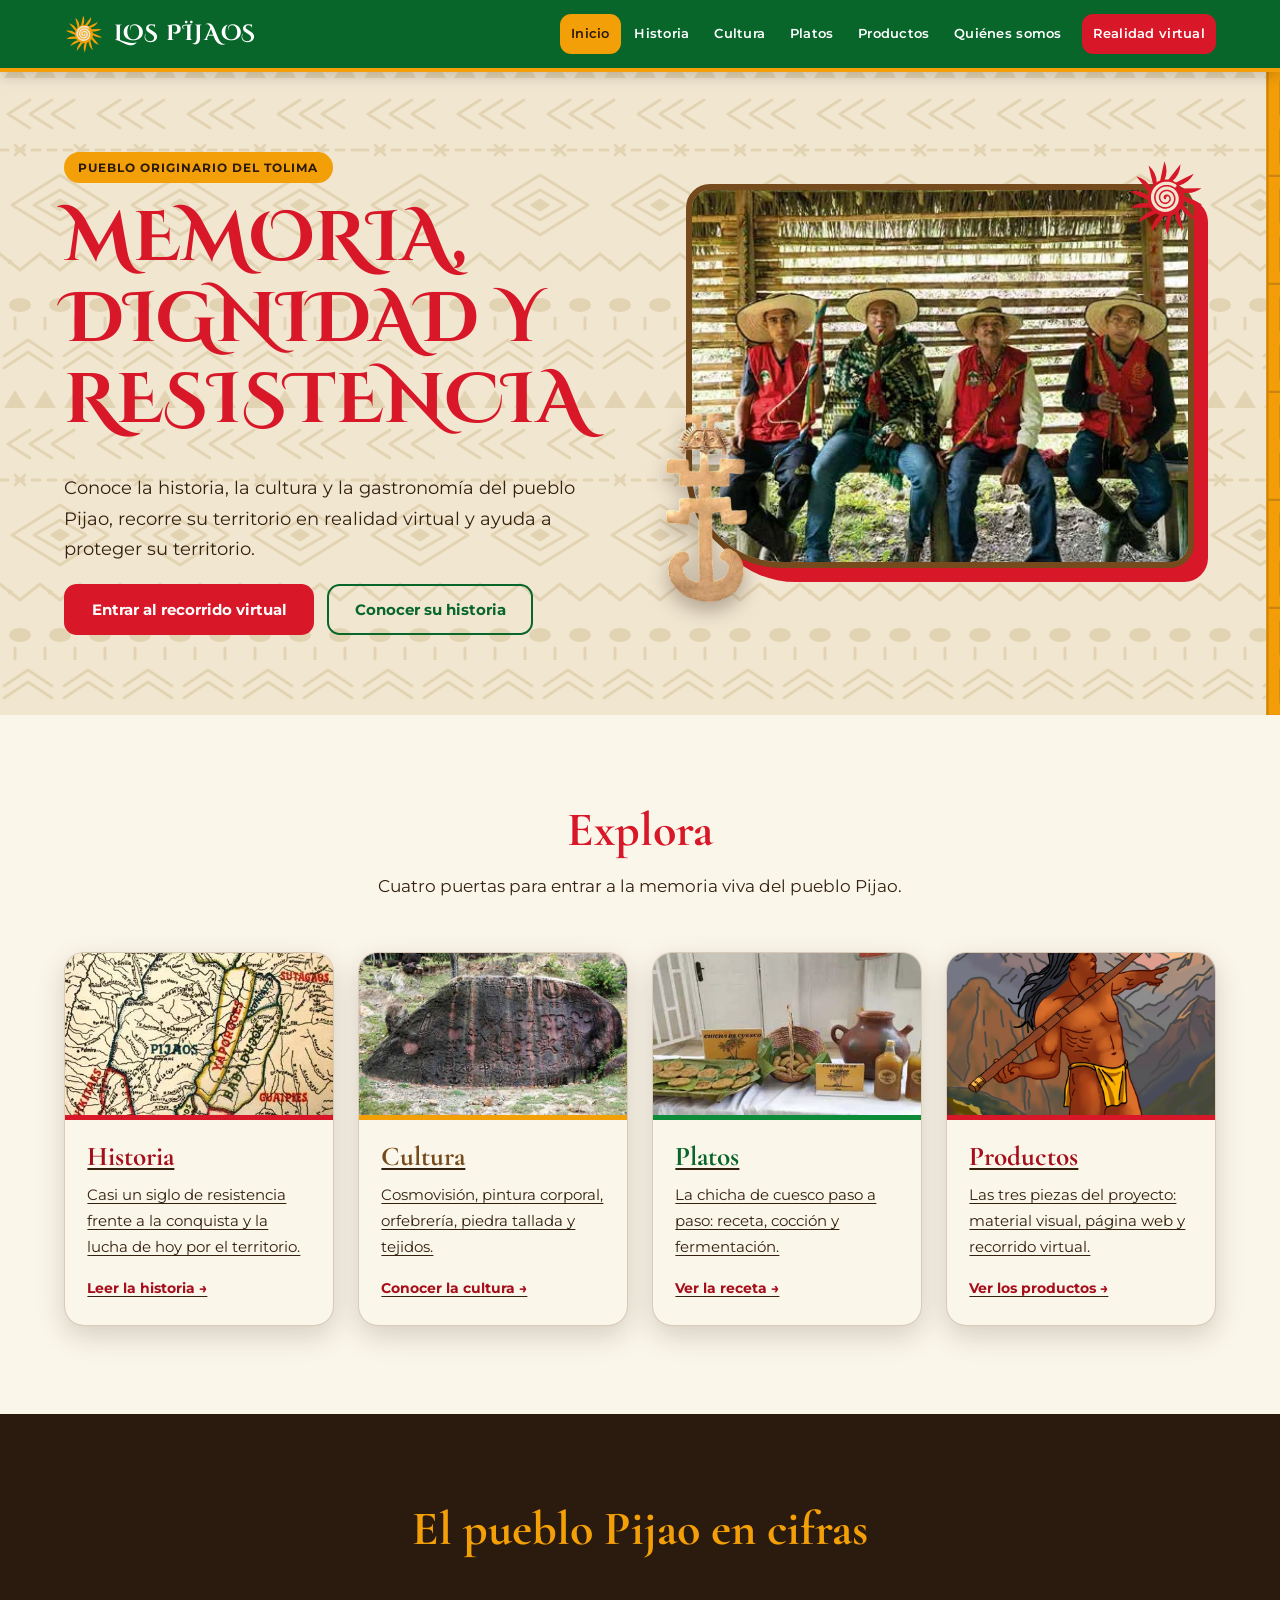
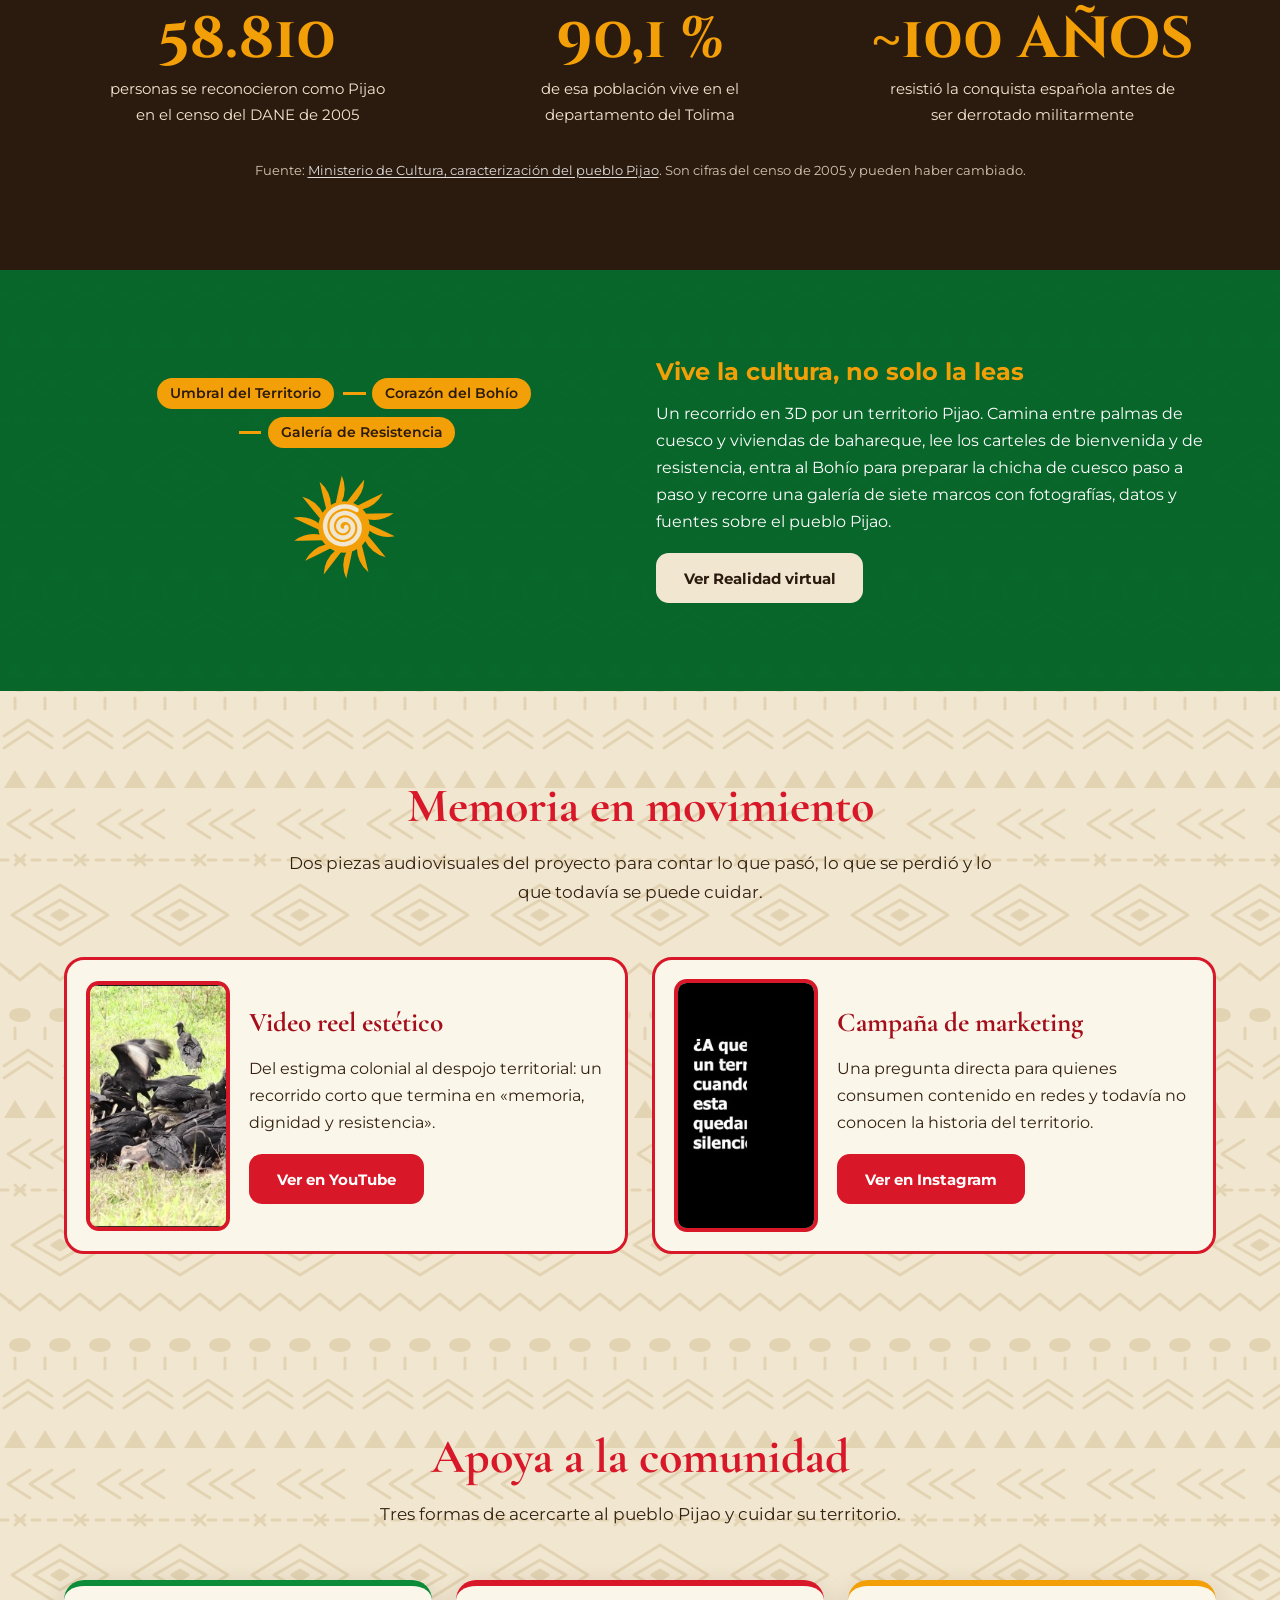
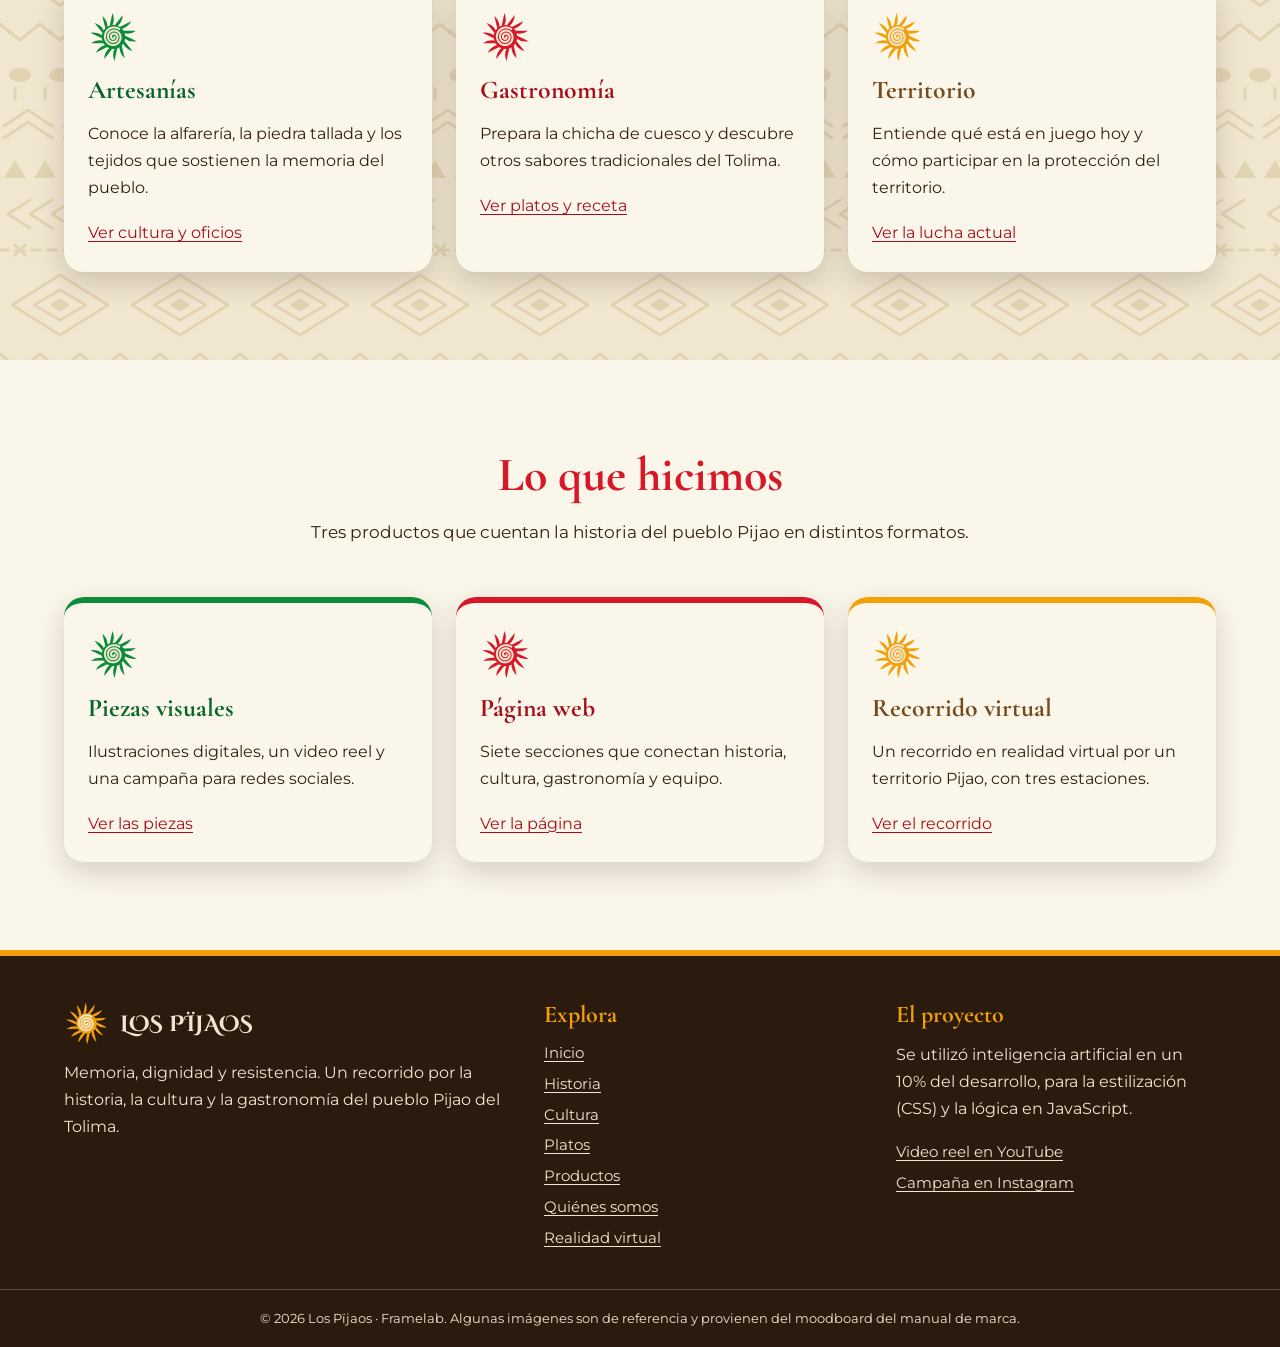
<file: index.html>
<!DOCTYPE html>
<html lang="es-CO">
<head>
  <meta charset="utf-8">
  <meta name="viewport" content="width=device-width, initial-scale=1">

  <title>Los Pïjaos | Historia, cultura y gastronomía del pueblo Pijao</title>
  <meta name="description" content="Conoce la historia, la cultura y la gastronomía del pueblo Pijao del Tolima, recorre su territorio en realidad virtual y conoce las piezas del proyecto.">
  <meta name="author" content="Framelab">
  <meta name="robots" content="index, follow, max-image-preview:large">
  <meta name="theme-color" content="#08662a">
  <link rel="canonical" href="https://lospijaos.example/">

  <meta property="og:type" content="website">
  <meta property="og:site_name" content="Los Pïjaos">
  <meta property="og:locale" content="es_CO">
  <meta property="og:title" content="Los Pïjaos | Historia, cultura y gastronomía del pueblo Pijao">
  <meta property="og:description" content="Conoce la historia, la cultura y la gastronomía del pueblo Pijao del Tolima, recorre su territorio en realidad virtual y conoce las piezas del proyecto.">
  <meta property="og:url" content="https://lospijaos.example/">
  <meta property="og:image" content="https://lospijaos.example/img/og-los-pijaos.jpg">
  <meta property="og:image:width" content="1200">
  <meta property="og:image:height" content="630">
  <meta property="og:image:alt" content="Los Pïjaos: memoria, dignidad y resistencia del pueblo Pijao">
  <meta name="twitter:card" content="summary_large_image">
  <meta name="twitter:title" content="Los Pïjaos | Historia, cultura y gastronomía del pueblo Pijao">
  <meta name="twitter:description" content="Conoce la historia, la cultura y la gastronomía del pueblo Pijao del Tolima, recorre su territorio en realidad virtual y conoce las piezas del proyecto.">
  <meta name="twitter:image" content="https://lospijaos.example/img/og-los-pijaos.jpg">

  <link rel="icon" href="favicon.svg" type="image/svg+xml">
  <link rel="apple-touch-icon" href="img/apple-touch-icon.png">

  <link rel="preconnect" href="https://fonts.googleapis.com">
  <link rel="preconnect" href="https://fonts.gstatic.com" crossorigin>
  <link rel="stylesheet" href="https://fonts.googleapis.com/css2?family=Cinzel+Decorative:wght@400;700;900&family=Cormorant+Garamond:ital,wght@0,500;0,600;0,700;1,500&family=Montserrat:wght@400;500;600;700&display=swap">
  <link rel="stylesheet" href="css/styles.css">
  <link rel="preload" as="image" href="img/indigenous-guard.webp" type="image/webp">
  <script>document.documentElement.classList.add("js");</script>

  <script type="application/ld+json">
    {
      "@context": "https://schema.org",
      "@graph": [
        {
          "@type": "WebSite",
          "@id": "https://lospijaos.example/#website",
          "url": "https://lospijaos.example/",
          "name": "Los Pïjaos",
          "description": "Recorrido cultural por la historia, la cultura y la gastronomía del pueblo Pijao del Tolima.",
          "inLanguage": "es-CO",
          "publisher": {
            "@id": "https://lospijaos.example/#team"
          }
        },
        {
          "@type": "Organization",
          "@id": "https://lospijaos.example/#team",
          "name": "Framelab",
          "url": "https://lospijaos.example/whoweare.html",
          "logo": "https://lospijaos.example/img/sun-icon.svg",
          "description": "Equipo de trabajo creador del proyecto Los Pïjaos.",
          "member": [
            {
              "@type": "Person",
              "name": "William Aguilar"
            },
            {
              "@type": "Person",
              "name": "Jade Moreno"
            },
            {
              "@type": "Person",
              "name": "Virginia Leon"
            },
            {
              "@type": "Person",
              "name": "Axl Umaña"
            }
          ],
          "sameAs": [
            "https://youtube.com/shorts/yiJ5FKG4aVc",
            "https://www.instagram.com/p/DePXfq2hu8t/"
          ]
        },
        {
          "@type": "WebPage",
          "@id": "https://lospijaos.example/#webpage",
          "url": "https://lospijaos.example/",
          "name": "Los Pïjaos | Historia, cultura y gastronomía del pueblo Pijao",
          "description": "Conoce la historia, la cultura y la gastronomía del pueblo Pijao del Tolima, recorre su territorio en realidad virtual y conoce las piezas del proyecto.",
          "inLanguage": "es-CO",
          "isPartOf": {
            "@id": "https://lospijaos.example/#website"
          },
          "primaryImageOfPage": {
            "@type": "ImageObject",
            "url": "https://lospijaos.example/img/og-los-pijaos.jpg"
          },
          "dateModified": "2026-10-25",
          "about": {
            "@type": "Thing",
            "name": "Pueblo Pijao",
            "sameAs": "https://es.wikipedia.org/wiki/Pueblo_pijao"
          }
        }
      ]
    }
  </script>
</head>
<body>
  <a class="skip-link" href="#main-content">Saltar al contenido</a>

  <header class="site-header">
    <div class="container site-header__bar">
      <a class="logo" href="index.html" aria-label="Los Pïjaos, ir al inicio">
        <img src="img/sun-icon.svg" alt="" width="40" height="40">
        <span>Los Pïjaos</span>
      </a>

      <button class="menu-toggle" type="button" aria-expanded="false" aria-controls="main-menu">
        <span class="menu-toggle__bars" aria-hidden="true"></span>
        <span class="menu-toggle__label">Menú</span>
      </button>

      <nav class="menu" id="main-menu" aria-label="Menú principal">
        <ul class="menu__list">
            <li><a class="menu__link" href="index.html" aria-current="page">Inicio</a></li>
            <li><a class="menu__link" href="history.html">Historia</a></li>
            <li><a class="menu__link" href="culture.html">Cultura</a></li>
            <li><a class="menu__link" href="gastronomy.html">Platos</a></li>
            <li><a class="menu__link" href="products.html">Productos</a></li>
            <li><a class="menu__link" href="whoweare.html">Quiénes somos</a></li>
            <li><a class="menu__link menu__link--highlight" href="virtual-reality.html">Realidad virtual</a></li>
        </ul>
      </nav>
    </div>
  </header>

  <main id="main-content" tabindex="-1">

    <section class="hero with-fret" aria-labelledby="heading-hero">
      <div class="container hero__grid">
        <div class="reveal">
          <span class="tag">Pueblo originario del Tolima</span>
          <h1 class="hero__title" id="heading-hero">Memoria, dignidad y resistencia</h1>
          <p class="hero__text">Conoce la historia, la cultura y la gastronomía del pueblo Pijao, recorre su territorio en realidad virtual y ayuda a proteger su territorio.</p>
          <div class="button-group">
            <a class="button" href="virtual-reality.html">Entrar al recorrido virtual</a>
            <a class="button button--outline" href="history.html">Conocer su historia</a>
          </div>
        </div>

        <div class="hero__image reveal">
          <figure class="photo-frame">
            <img src="img/indigenous-guard.webp" alt="Cuatro integrantes de una comunidad indígena del Tolima con sombreros y chalecos rojos, sentados frente a una pared de guadua" width="520" height="358" fetchpriority="high" decoding="async">
          </figure>
          <img class="hero__gold-piece" src="img/gold-pectoral.webp" alt="Figura de oro precolombina, ejemplo de la orfebrería indígena" width="102" height="234" decoding="async">
          <img class="hero__sun" src="img/sun-icon-red.svg" alt="" width="80" height="80">
        </div>
      </div>
    </section>

    <section class="section section--light" aria-labelledby="heading-explore">
      <div class="container">
        <div class="section-heading reveal">
          <h2 id="heading-explore">Explora</h2>
          <p>Cuatro puertas para entrar a la memoria viva del pueblo Pijao.</p>
        </div>

        <div class="grid grid--4">
          <a class="card card--red reveal" href="history.html">
            <img src="img/old-map-pijao.webp" alt="Mapa antiguo donde aparece el territorio de los Pijaos junto a otros pueblos indígenas" width="419" height="308" class="card__image" loading="lazy" decoding="async">
            <div class="card__body">
              <h3 class="card__title">Historia</h3>
              <p class="card__text">Casi un siglo de resistencia frente a la conquista y la lucha de hoy por el territorio.</p>
              <span class="card__link">Leer la historia →</span>
            </div>
          </a>
          <a class="card card--orange reveal" href="culture.html">
            <img src="img/petroglyph-rock.webp" alt="Roca grande con petroglifos tallados, rodeada de vegetación" width="570" height="352" class="card__image" loading="lazy" decoding="async">
            <div class="card__body">
              <h3 class="card__title">Cultura</h3>
              <p class="card__text">Cosmovisión, pintura corporal, orfebrería, piedra tallada y tejidos.</p>
              <span class="card__link">Conocer la cultura →</span>
            </div>
          </a>
          <a class="card reveal" href="gastronomy.html">
            <img src="img/cuesco-chicha-table.webp" alt="Mesa con chicha de cuesco en botellas, una vasija de barro y otros productos del fruto" width="440" height="227" class="card__image" loading="lazy" decoding="async">
            <div class="card__body">
              <h3 class="card__title">Platos</h3>
              <p class="card__text">La chicha de cuesco paso a paso: receta, cocción y fermentación.</p>
              <span class="card__link">Ver la receta →</span>
            </div>
          </a>
          <a class="card card--red reveal" href="products.html">
            <img src="img/visual-piece-1.webp" alt="Ilustración digital de un guerrero Pijao con lanza frente a las montañas" width="800" height="1067" class="card__image card__image--focus-top" loading="lazy" decoding="async">
            <div class="card__body">
              <h3 class="card__title">Productos</h3>
              <p class="card__text">Las tres piezas del proyecto: material visual, página web y recorrido virtual.</p>
              <span class="card__link">Ver los productos →</span>
            </div>
          </a>
        </div>
      </div>
    </section>

    <section class="section section--earth" aria-labelledby="heading-stats">
      <div class="container">
        <div class="section-heading reveal">
          <h2 id="heading-stats">El pueblo Pijao en cifras</h2>
        </div>
        <ul class="stats reveal">
          <li>
            <span class="stat__number">58.810</span>
            <span class="stat__text">personas se reconocieron como Pijao en el censo del DANE de 2005</span>
          </li>
          <li>
            <span class="stat__number">90,1&nbsp;%</span>
            <span class="stat__text">de esa población vive en el departamento del Tolima</span>
          </li>
          <li>
            <span class="stat__number">~100 años</span>
            <span class="stat__text">resistió la conquista española antes de ser derrotado militarmente</span>
          </li>
        </ul>
        <p class="source-note">Fuente: <a href="https://mng.mincultura.gov.co/prensa/noticias/Documents/Poblaciones/PUEBLO%20PIJAO.pdf" target="_blank" rel="noopener">Ministerio de Cultura, caracterización del pueblo Pijao</a>. Son cifras del censo de 2005 y pueden haber cambiado.</p>
      </div>
    </section>

    <section class="section section--green" aria-labelledby="heading-vr">
      <div class="container two-columns">
        <div class="reveal">
          <ol class="tour-map" aria-label="Las tres estaciones del recorrido virtual">
            <li><span>Umbral del Territorio</span></li>
            <li><span>Corazón del Bohío</span></li>
            <li><span>Galería de Resistencia</span></li>
          </ol>
          <img class="decorative-sun" src="img/sun-icon.svg" alt="" width="120" height="120" loading="lazy">
        </div>
        <div class="reveal">
          <h2 class="title-yellow" id="heading-vr">Vive la cultura, no solo la leas</h2>
          <p>Un recorrido en 3D por un territorio Pijao. Camina entre palmas de cuesco y viviendas de bahareque, lee los carteles de bienvenida y de resistencia, entra al Bohío para preparar la chicha de cuesco paso a paso y recorre una galería de siete marcos con fotografías, datos y fuentes sobre el pueblo Pijao.</p>
          <a class="button button--light" href="virtual-reality.html">Ver Realidad virtual</a>
        </div>
      </div>
    </section>

    <section class="section" aria-labelledby="heading-motion">
      <div class="container">
        <div class="section-heading reveal">
          <h2 id="heading-motion">Memoria en movimiento</h2>
          <p>Dos piezas audiovisuales del proyecto para contar lo que pasó, lo que se perdió y lo que todavía se puede cuidar.</p>
        </div>
        <div class="grid grid--2">
          <article class="video-card reveal">
            <img src="img/reel-result.webp" alt="Fotograma del video reel: aves oscuras reunidas sobre un animal en el pasto" width="360" height="640" loading="lazy" decoding="async">
            <div>
              <h3>Video reel estético</h3>
              <p>Del estigma colonial al despojo territorial: un recorrido corto que termina en «memoria, dignidad y resistencia».</p>
              <a class="button" href="https://youtube.com/shorts/yiJ5FKG4aVc" target="_blank" rel="noopener">Ver en YouTube</a>
            </div>
          </article>
          <article class="video-card reveal">
            <img src="img/campaign-instagram.webp" alt="Fotograma de la campaña de Los Pïjaos en Instagram, con texto blanco sobre fondo negro" width="360" height="648" loading="lazy" decoding="async">
            <div>
              <h3>Campaña de marketing</h3>
              <p>Una pregunta directa para quienes consumen contenido en redes y todavía no conocen la historia del territorio.</p>
              <a class="button" href="https://www.instagram.com/p/DePXfq2hu8t/" target="_blank" rel="noopener">Ver en Instagram</a>
            </div>
          </article>
        </div>
      </div>
    </section>

    <section class="section" aria-labelledby="heading-support">
      <div class="container">
        <div class="section-heading reveal">
          <h2 id="heading-support">Apoya a la comunidad</h2>
          <p>Tres formas de acercarte al pueblo Pijao y cuidar su territorio.</p>
        </div>
        <div class="grid grid--3">
          <article class="info-card reveal"><img class="info-card__icon" src="img/sun-icon-green.svg" alt="" width="52" height="52" loading="lazy"><h3>Artesanías</h3><p>Conoce la alfarería, la piedra tallada y los tejidos que sostienen la memoria del pueblo.</p><a href="culture.html">Ver cultura y oficios</a></article>
          <article class="info-card info-card--red reveal"><img class="info-card__icon" src="img/sun-icon-red.svg" alt="" width="52" height="52" loading="lazy"><h3>Gastronomía</h3><p>Prepara la chicha de cuesco y descubre otros sabores tradicionales del Tolima.</p><a href="gastronomy.html">Ver platos y receta</a></article>
          <article class="info-card info-card--orange reveal"><img class="info-card__icon" src="img/sun-icon.svg" alt="" width="52" height="52" loading="lazy"><h3>Territorio</h3><p>Entiende qué está en juego hoy y cómo participar en la protección del territorio.</p><a href="history.html">Ver la lucha actual</a></article>
        </div>
      </div>
    </section>

    <section class="section section--light" aria-labelledby="heading-products">
      <div class="container">
        <div class="section-heading reveal">
          <h2 id="heading-products">Lo que hicimos</h2>
          <p>Tres productos que cuentan la historia del pueblo Pijao en distintos formatos.</p>
        </div>
        <div class="grid grid--3">
          <article class="info-card reveal">
            <img class="info-card__icon" src="img/sun-icon-green.svg" alt="" width="52" height="52" loading="lazy">
            <h3>Piezas visuales</h3>
            <p>Ilustraciones digitales, un video reel y una campaña para redes sociales.</p>
            <a href="products.html#visual-pieces">Ver las piezas</a>
          </article>
          <article class="info-card info-card--red reveal">
            <img class="info-card__icon" src="img/sun-icon-red.svg" alt="" width="52" height="52" loading="lazy">
            <h3>Página web</h3>
            <p>Siete secciones que conectan historia, cultura, gastronomía y equipo.</p>
            <a href="products.html#web-page">Ver la página</a>
          </article>
          <article class="info-card info-card--orange reveal">
            <img class="info-card__icon" src="img/sun-icon.svg" alt="" width="52" height="52" loading="lazy">
            <h3>Recorrido virtual</h3>
            <p>Un recorrido en realidad virtual por un territorio Pijao, con tres estaciones.</p>
            <a href="products.html#virtual-tour">Ver el recorrido</a>
          </article>
        </div>
      </div>
    </section>

  </main>

  <footer class="site-footer">
    <div class="container site-footer__grid">
      <div>
        <p class="site-footer__logo"><img src="img/sun-icon.svg" alt="" width="45" height="45" loading="lazy"> Los Pïjaos</p>
        <p>Memoria, dignidad y resistencia. Un recorrido por la historia, la cultura y la gastronomía del pueblo Pijao del Tolima.</p>
      </div>
      <nav aria-label="Mapa del sitio">
        <h2>Explora</h2>
        <ul class="site-footer__links">
          <li><a href="index.html">Inicio</a></li>
          <li><a href="history.html">Historia</a></li>
          <li><a href="culture.html">Cultura</a></li>
          <li><a href="gastronomy.html">Platos</a></li>
          <li><a href="products.html">Productos</a></li>
          <li><a href="whoweare.html">Quiénes somos</a></li>
          <li><a href="virtual-reality.html">Realidad virtual</a></li>
        </ul>
      </nav>
      <div>
        <h2>El proyecto</h2>
        <p>Se utilizó inteligencia artificial en un 10% del desarrollo, para la estilización (CSS) y la lógica en JavaScript.</p>
        <ul class="site-footer__links">
          <li><a href="https://youtube.com/shorts/yiJ5FKG4aVc" target="_blank" rel="noopener">Video reel en YouTube</a></li>
          <li><a href="https://www.instagram.com/p/DePXfq2hu8t/" target="_blank" rel="noopener">Campaña en Instagram</a></li>
        </ul>
      </div>
    </div>
    <div class="site-footer__legal">
      <div class="container">
        <p>© <span id="current-year">2026</span> Los Pïjaos · Framelab. Algunas imágenes son de referencia y provienen del moodboard del manual de marca.</p>
      </div>
    </div>
  </footer>

  <script src="js/main.js" defer></script>
</body>
</html>
</file>
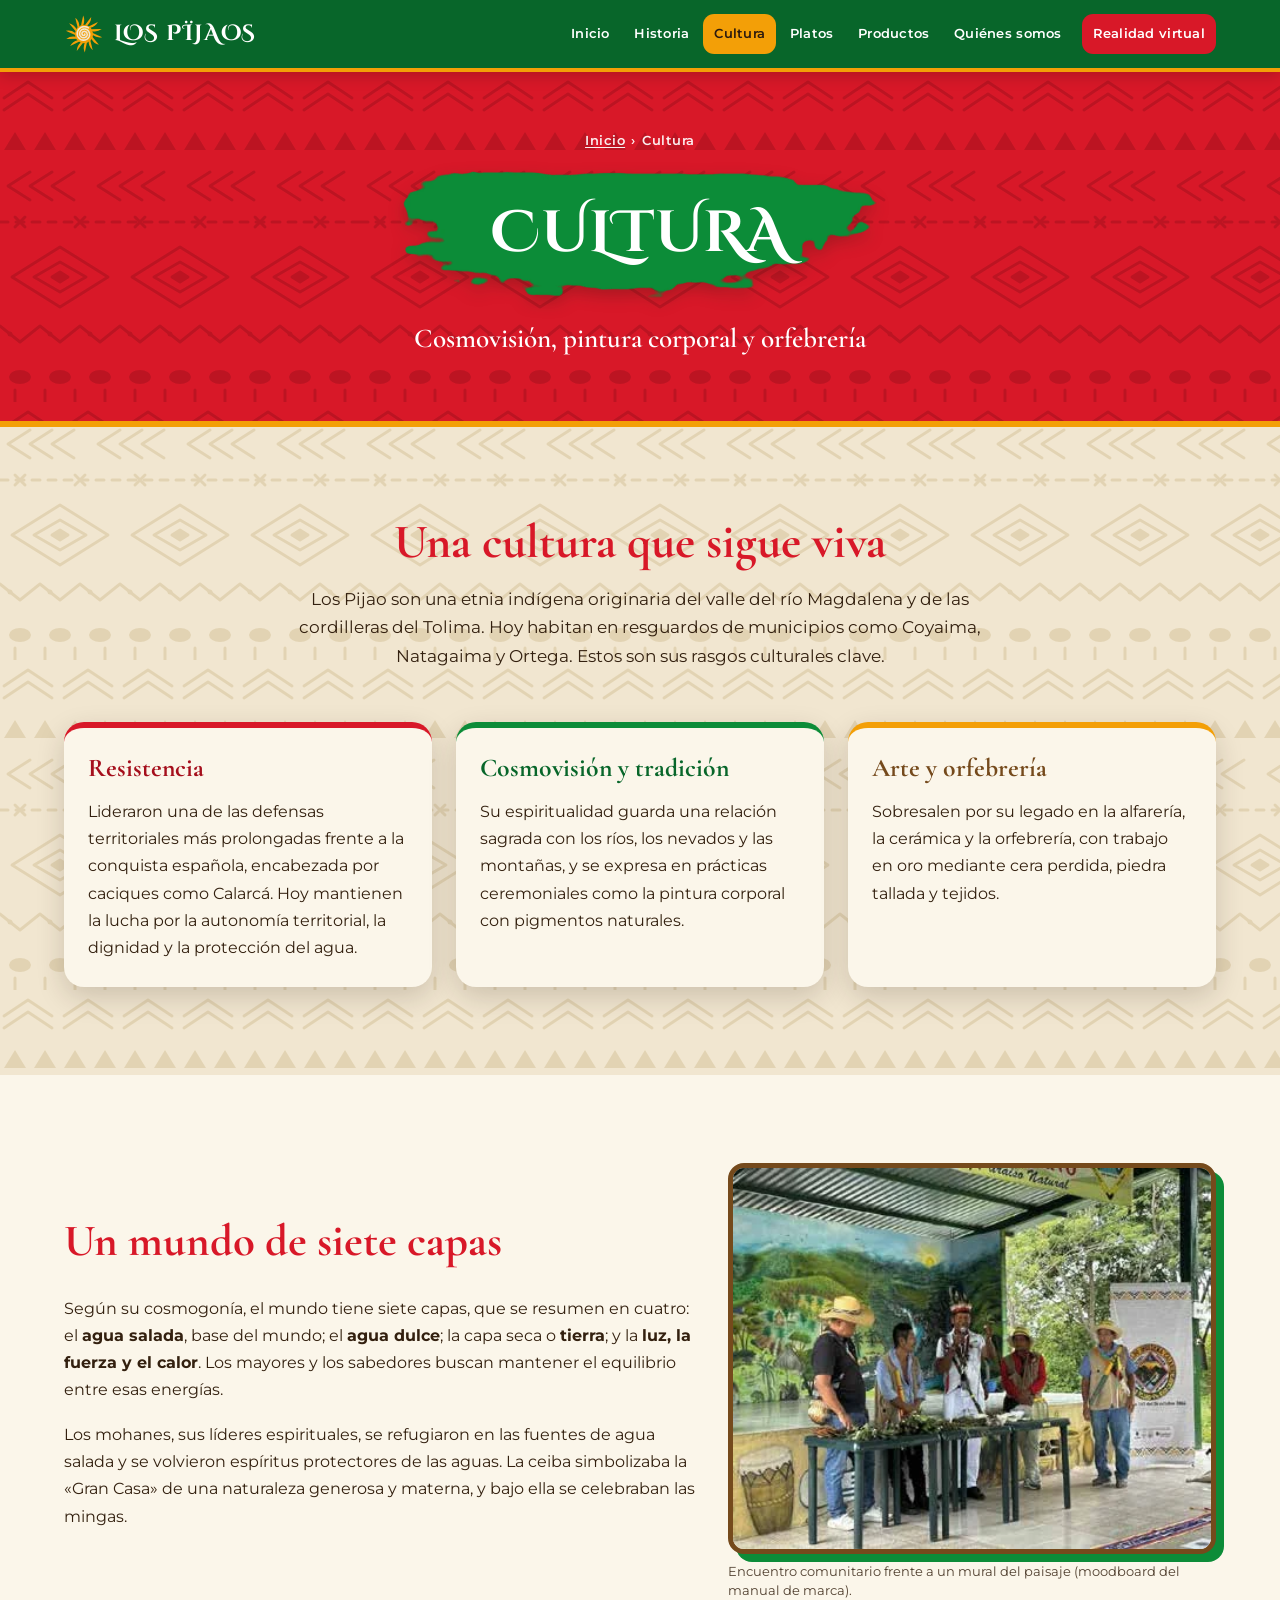
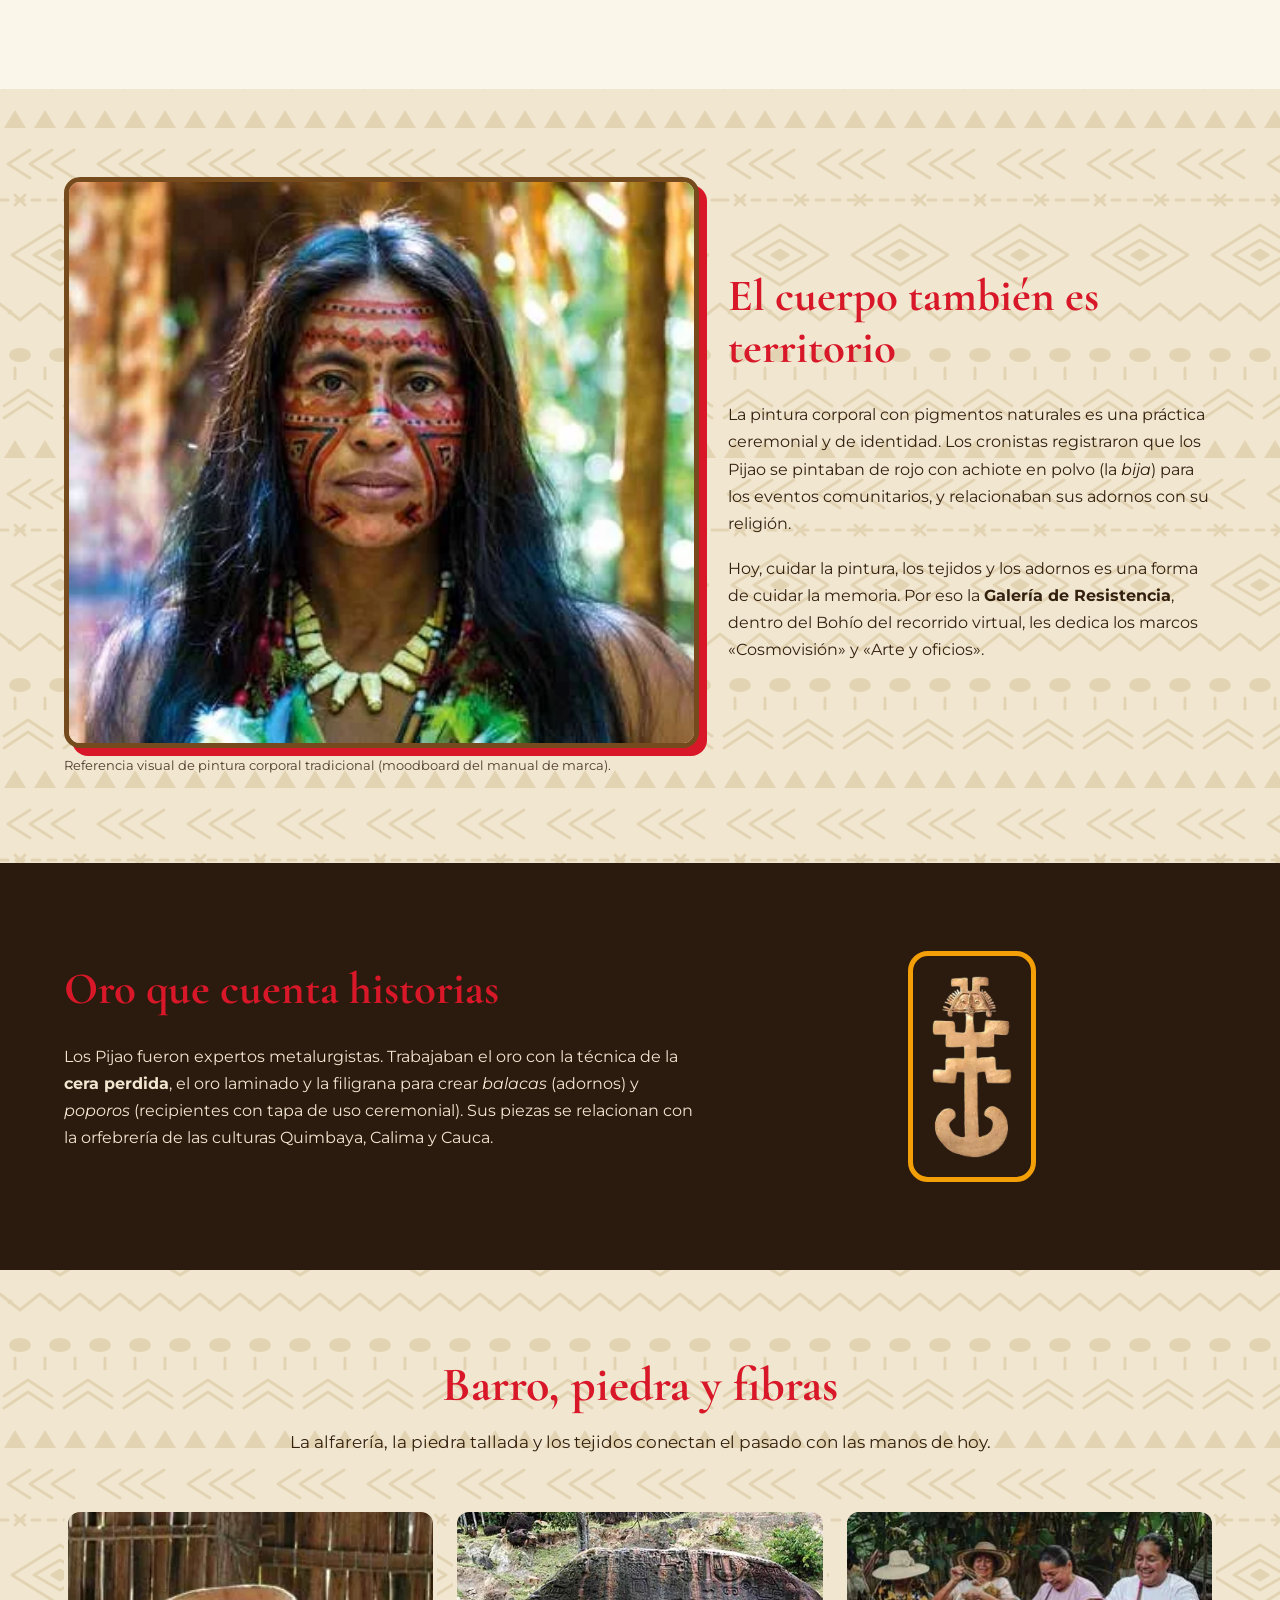
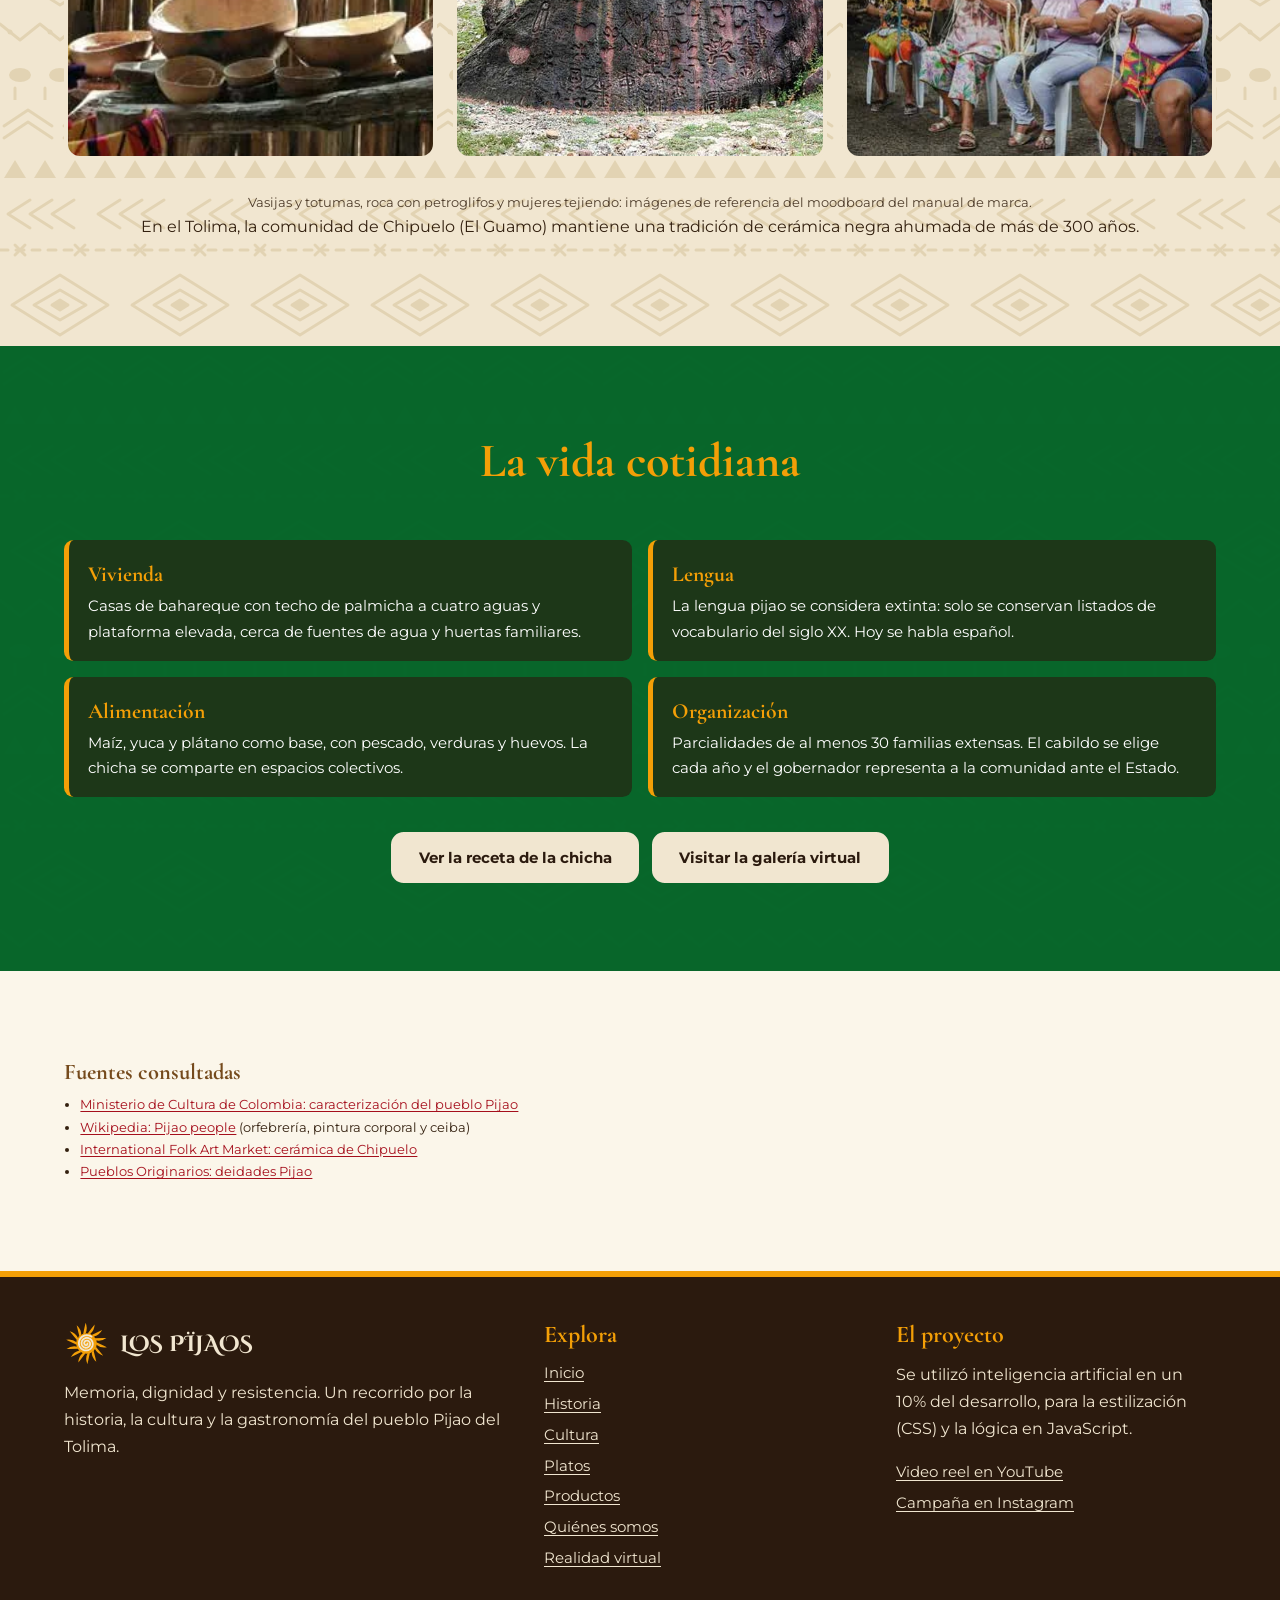
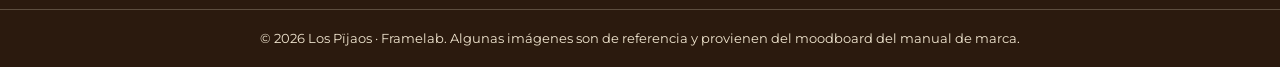
<file: culture.html>
<!DOCTYPE html>
<html lang="es-CO">
<head>
  <meta charset="utf-8">
  <meta name="viewport" content="width=device-width, initial-scale=1">

  <title>Cultura Pijao: cosmovisión y orfebrería | Los Pïjaos</title>
  <meta name="description" content="Cosmovisión, pintura corporal con achiote, orfebrería en oro, alfarería y tejidos: los rasgos de la cultura del pueblo Pijao del Tolima.">
  <meta name="author" content="Framelab">
  <meta name="robots" content="index, follow, max-image-preview:large">
  <meta name="theme-color" content="#08662a">
  <link rel="canonical" href="https://lospijaos.example/culture.html">

  <meta property="og:type" content="website">
  <meta property="og:site_name" content="Los Pïjaos">
  <meta property="og:locale" content="es_CO">
  <meta property="og:title" content="Cultura Pijao: cosmovisión y orfebrería | Los Pïjaos">
  <meta property="og:description" content="Cosmovisión, pintura corporal con achiote, orfebrería en oro, alfarería y tejidos: los rasgos de la cultura del pueblo Pijao del Tolima.">
  <meta property="og:url" content="https://lospijaos.example/culture.html">
  <meta property="og:image" content="https://lospijaos.example/img/og-los-pijaos.jpg">
  <meta property="og:image:width" content="1200">
  <meta property="og:image:height" content="630">
  <meta property="og:image:alt" content="Los Pïjaos: memoria, dignidad y resistencia del pueblo Pijao">
  <meta name="twitter:card" content="summary_large_image">
  <meta name="twitter:title" content="Cultura Pijao: cosmovisión y orfebrería | Los Pïjaos">
  <meta name="twitter:description" content="Cosmovisión, pintura corporal con achiote, orfebrería en oro, alfarería y tejidos: los rasgos de la cultura del pueblo Pijao del Tolima.">
  <meta name="twitter:image" content="https://lospijaos.example/img/og-los-pijaos.jpg">

  <link rel="icon" href="favicon.svg" type="image/svg+xml">
  <link rel="apple-touch-icon" href="img/apple-touch-icon.png">

  <link rel="preconnect" href="https://fonts.googleapis.com">
  <link rel="preconnect" href="https://fonts.gstatic.com" crossorigin>
  <link rel="stylesheet" href="https://fonts.googleapis.com/css2?family=Cinzel+Decorative:wght@400;700;900&family=Cormorant+Garamond:ital,wght@0,500;0,600;0,700;1,500&family=Montserrat:wght@400;500;600;700&display=swap">
  <link rel="stylesheet" href="css/styles.css">

  <script>document.documentElement.classList.add("js");</script>

  <script type="application/ld+json">
    {
      "@context": "https://schema.org",
      "@graph": [
        {
          "@type": "WebSite",
          "@id": "https://lospijaos.example/#website",
          "url": "https://lospijaos.example/",
          "name": "Los Pïjaos",
          "description": "Recorrido cultural por la historia, la cultura y la gastronomía del pueblo Pijao del Tolima.",
          "inLanguage": "es-CO",
          "publisher": {
            "@id": "https://lospijaos.example/#team"
          }
        },
        {
          "@type": "Organization",
          "@id": "https://lospijaos.example/#team",
          "name": "Framelab",
          "url": "https://lospijaos.example/whoweare.html",
          "logo": "https://lospijaos.example/img/sun-icon.svg",
          "description": "Equipo de trabajo creador del proyecto Los Pïjaos.",
          "member": [
            {
              "@type": "Person",
              "name": "William Aguilar"
            },
            {
              "@type": "Person",
              "name": "Jade Moreno"
            },
            {
              "@type": "Person",
              "name": "Virginia Leon"
            },
            {
              "@type": "Person",
              "name": "Axl Umaña"
            }
          ],
          "sameAs": [
            "https://youtube.com/shorts/yiJ5FKG4aVc",
            "https://www.instagram.com/p/DePXfq2hu8t/"
          ]
        },
        {
          "@type": "WebPage",
          "@id": "https://lospijaos.example/culture.html#webpage",
          "url": "https://lospijaos.example/culture.html",
          "name": "Cultura Pijao: cosmovisión y orfebrería | Los Pïjaos",
          "description": "Cosmovisión, pintura corporal con achiote, orfebrería en oro, alfarería y tejidos: los rasgos de la cultura del pueblo Pijao del Tolima.",
          "inLanguage": "es-CO",
          "isPartOf": {
            "@id": "https://lospijaos.example/#website"
          },
          "primaryImageOfPage": {
            "@type": "ImageObject",
            "url": "https://lospijaos.example/img/og-los-pijaos.jpg"
          },
          "dateModified": "2026-10-25",
          "about": {
            "@type": "Thing",
            "name": "Cultura del pueblo Pijao"
          }
        },
        {
          "@type": "BreadcrumbList",
          "itemListElement": [
            {
              "@type": "ListItem",
              "position": 1,
              "name": "Inicio",
              "item": "https://lospijaos.example/"
            },
            {
              "@type": "ListItem",
              "position": 2,
              "name": "Cultura",
              "item": "https://lospijaos.example/culture.html"
            }
          ]
        }
      ]
    }
  </script>
</head>
<body>
  <a class="skip-link" href="#main-content">Saltar al contenido</a>

  <header class="site-header">
    <div class="container site-header__bar">
      <a class="logo" href="index.html" aria-label="Los Pïjaos, ir al inicio">
        <img src="img/sun-icon.svg" alt="" width="40" height="40">
        <span>Los Pïjaos</span>
      </a>

      <button class="menu-toggle" type="button" aria-expanded="false" aria-controls="main-menu">
        <span class="menu-toggle__bars" aria-hidden="true"></span>
        <span class="menu-toggle__label">Menú</span>
      </button>

      <nav class="menu" id="main-menu" aria-label="Menú principal">
        <ul class="menu__list">
            <li><a class="menu__link" href="index.html">Inicio</a></li>
            <li><a class="menu__link" href="history.html">Historia</a></li>
            <li><a class="menu__link" href="culture.html" aria-current="page">Cultura</a></li>
            <li><a class="menu__link" href="gastronomy.html">Platos</a></li>
            <li><a class="menu__link" href="products.html">Productos</a></li>
            <li><a class="menu__link" href="whoweare.html">Quiénes somos</a></li>
            <li><a class="menu__link menu__link--highlight" href="virtual-reality.html">Realidad virtual</a></li>
        </ul>
      </nav>
    </div>
  </header>

  <main id="main-content" tabindex="-1">
    <div class="page-header page-header--red">
      <div class="container">
        <nav class="breadcrumbs" aria-label="Migas de pan">
          <ol>
            <li><a href="index.html">Inicio</a></li>
            <li aria-current="page">Cultura</li>
          </ol>
        </nav>
        <div class="brush-title">
          <h1 class="brush-title__text">Cultura</h1>
        </div>
        <p class="page-header__tagline">Cosmovisión, pintura corporal y orfebrería</p>
      </div>
    </div>

    <section class="section" aria-labelledby="heading-culture-intro">
      <div class="container">
        <div class="section-heading reveal">
          <h2 id="heading-culture-intro">Una cultura que sigue viva</h2>
          <p>Los Pijao son una etnia indígena originaria del valle del río Magdalena y de las cordilleras del Tolima. Hoy habitan en resguardos de municipios como Coyaima, Natagaima y Ortega. Estos son sus rasgos culturales clave.</p>
        </div>
        <div class="grid grid--3">
          <article class="info-card info-card--red reveal">
            <h3>Resistencia</h3>
            <p>Lideraron una de las defensas territoriales más prolongadas frente a la conquista española, encabezada por caciques como Calarcá. Hoy mantienen la lucha por la autonomía territorial, la dignidad y la protección del agua.</p>
          </article>
          <article class="info-card reveal">
            <h3>Cosmovisión y tradición</h3>
            <p>Su espiritualidad guarda una relación sagrada con los ríos, los nevados y las montañas, y se expresa en prácticas ceremoniales como la pintura corporal con pigmentos naturales.</p>
          </article>
          <article class="info-card info-card--orange reveal">
            <h3>Arte y orfebrería</h3>
            <p>Sobresalen por su legado en la alfarería, la cerámica y la orfebrería, con trabajo en oro mediante cera perdida, piedra tallada y tejidos.</p>
          </article>
        </div>
      </div>
    </section>

    <section class="section section--light" aria-labelledby="heading-worldview">
      <div class="container culture-block">
        <div class="reveal">
          <h2 id="heading-worldview">Un mundo de siete capas</h2>
          <p>Según su cosmogonía, el mundo tiene siete capas, que se resumen en cuatro: el <strong>agua salada</strong>, base del mundo; el <strong>agua dulce</strong>; la capa seca o <strong>tierra</strong>; y la <strong>luz, la fuerza y el calor</strong>. Los mayores y los sabedores buscan mantener el equilibrio entre esas energías.</p>
          <p>Los mohanes, sus líderes espirituales, se refugiaron en las fuentes de agua salada y se volvieron espíritus protectores de las aguas. La ceiba simbolizaba la «Gran Casa» de una naturaleza generosa y materna, y bajo ella se celebraban las mingas.</p>
        </div>
        <figure class="framed-figure framed-figure--green reveal">
          <img src="img/community-gathering.webp" alt="Encuentro comunitario en un salón abierto con un mural de montañas y varias personas de pie junto a una mesa" width="407" height="324" loading="lazy" decoding="async">
          <figcaption>Encuentro comunitario frente a un mural del paisaje (moodboard del manual de marca).</figcaption>
        </figure>
      </div>
    </section>

    <section class="section" aria-labelledby="heading-body-paint">
      <div class="container culture-block culture-block--reversed">
        <div class="reveal">
          <h2 id="heading-body-paint">El cuerpo también es territorio</h2>
          <p>La pintura corporal con pigmentos naturales es una práctica ceremonial y de identidad. Los cronistas registraron que los Pijao se pintaban de rojo con achiote en polvo (la <em>bija</em>) para los eventos comunitarios, y relacionaban sus adornos con su religión.</p>
          <p>Hoy, cuidar la pintura, los tejidos y los adornos es una forma de cuidar la memoria. Por eso la <strong>Galería de Resistencia</strong>, dentro del Bohío del recorrido virtual, les dedica los marcos «Cosmovisión» y «Arte y oficios».</p>
        </div>
        <figure class="framed-figure framed-figure--red reveal">
          <img src="img/woman-face-paint.webp" alt="Mujer con el rostro pintado con diseños geométricos rojos y collares de semillas" width="370" height="332" loading="lazy" decoding="async">
          <figcaption>Referencia visual de pintura corporal tradicional (moodboard del manual de marca).</figcaption>
        </figure>
      </div>
    </section>

    <section class="section section--earth" aria-labelledby="heading-goldwork">
      <div class="container culture-block">
        <div class="reveal">
          <h2 class="title-yellow" id="heading-goldwork">Oro que cuenta historias</h2>
          <p>Los Pijao fueron expertos metalurgistas. Trabajaban el oro con la técnica de la <strong>cera perdida</strong>, el oro laminado y la filigrana para crear <em>balacas</em> (adornos) y <em>poporos</em> (recipientes con tapa de uso ceremonial). Sus piezas se relacionan con la orfebrería de las culturas Quimbaya, Calima y Cauca.</p>
        </div>
        <div class="reveal">
          <img class="culture-block__gold" src="img/gold-pectoral.webp" alt="Figura de oro precolombina con tocado, cuerpo escalonado y base curva" width="102" height="234" loading="lazy" decoding="async">
        </div>
      </div>
    </section>

    <section class="section" aria-labelledby="heading-trades">
      <div class="container">
        <div class="section-heading reveal">
          <h2 id="heading-trades">Barro, piedra y fibras</h2>
          <p>La alfarería, la piedra tallada y los tejidos conectan el pasado con las manos de hoy.</p>
        </div>
        <div class="gallery reveal">
          <img src="img/gourds-vessels.webp" alt="Totumas y vasijas de barro sobre un estante de madera" width="303" height="178" loading="lazy" decoding="async">
          <img src="img/petroglyph-rock.webp" alt="Roca con petroglifos tallados rodeada de vegetación" width="570" height="352" loading="lazy" decoding="async">
          <img src="img/fiber-weavers.webp" alt="Cuatro mujeres sentadas tejiendo fibras naturales al aire libre" width="364" height="243" loading="lazy" decoding="async">
        </div>
        <p class="source-note">Vasijas y totumas, roca con petroglifos y mujeres tejiendo: imágenes de referencia del moodboard del manual de marca.</p>
        <p class="text-center">En el Tolima, la comunidad de Chipuelo (El Guamo) mantiene una tradición de cerámica negra ahumada de más de 300 años.</p>
      </div>
    </section>

    <section class="section section--green" aria-labelledby="heading-daily-life">
      <div class="container">
        <div class="section-heading reveal">
          <h2 id="heading-daily-life">La vida cotidiana</h2>
        </div>
        <dl class="quick-facts reveal">
          <div><dt>Vivienda</dt><dd>Casas de bahareque con techo de palmicha a cuatro aguas y plataforma elevada, cerca de fuentes de agua y huertas familiares.</dd></div>
          <div><dt>Lengua</dt><dd>La lengua pijao se considera extinta: solo se conservan listados de vocabulario del siglo XX. Hoy se habla español.</dd></div>
          <div><dt>Alimentación</dt><dd>Maíz, yuca y plátano como base, con pescado, verduras y huevos. La chicha se comparte en espacios colectivos.</dd></div>
          <div><dt>Organización</dt><dd>Parcialidades de al menos 30 familias extensas. El cabildo se elige cada año y el gobernador representa a la comunidad ante el Estado.</dd></div>
        </dl>
        <div class="button-group button-group--centered button-group--spaced">
          <a class="button button--light" href="gastronomy.html">Ver la receta de la chicha</a>
          <a class="button button--light" href="virtual-reality.html#galeria">Visitar la galería virtual</a>
        </div>
      </div>
    </section>

    <section class="section section--light" aria-label="Fuentes">
      <div class="container">
        <div class="sources sources--standalone">
          <h2>Fuentes consultadas</h2>
          <ul>
            <li><a href="https://mng.mincultura.gov.co/prensa/noticias/Documents/Poblaciones/PUEBLO%20PIJAO.pdf" target="_blank" rel="noopener">Ministerio de Cultura de Colombia: caracterización del pueblo Pijao</a></li>
            <li><a href="https://en.wikipedia.org/wiki/Pijao_people" target="_blank" rel="noopener">Wikipedia: Pijao people</a> (orfebrería, pintura corporal y ceiba)</li>
            <li><a href="https://folkartmarket.org/ifamartiststories/chipuelo-oriente" target="_blank" rel="noopener">International Folk Art Market: cerámica de Chipuelo</a></li>
            <li><a href="https://pueblosoriginarios.com/sur/andina/pijao/deidades.html" target="_blank" rel="noopener">Pueblos Originarios: deidades Pijao</a></li>
          </ul>
        </div>
      </div>
    </section>

  </main>

  <footer class="site-footer">
    <div class="container site-footer__grid">
      <div>
        <p class="site-footer__logo"><img src="img/sun-icon.svg" alt="" width="45" height="45" loading="lazy"> Los Pïjaos</p>
        <p>Memoria, dignidad y resistencia. Un recorrido por la historia, la cultura y la gastronomía del pueblo Pijao del Tolima.</p>
      </div>
      <nav aria-label="Mapa del sitio">
        <h2>Explora</h2>
        <ul class="site-footer__links">
          <li><a href="index.html">Inicio</a></li>
          <li><a href="history.html">Historia</a></li>
          <li><a href="culture.html">Cultura</a></li>
          <li><a href="gastronomy.html">Platos</a></li>
          <li><a href="products.html">Productos</a></li>
          <li><a href="whoweare.html">Quiénes somos</a></li>
          <li><a href="virtual-reality.html">Realidad virtual</a></li>
        </ul>
      </nav>
      <div>
        <h2>El proyecto</h2>
        <p>Se utilizó inteligencia artificial en un 10% del desarrollo, para la estilización (CSS) y la lógica en JavaScript.</p>
        <ul class="site-footer__links">
          <li><a href="https://youtube.com/shorts/yiJ5FKG4aVc" target="_blank" rel="noopener">Video reel en YouTube</a></li>
          <li><a href="https://www.instagram.com/p/DePXfq2hu8t/" target="_blank" rel="noopener">Campaña en Instagram</a></li>
        </ul>
      </div>
    </div>
    <div class="site-footer__legal">
      <div class="container">
        <p>© <span id="current-year">2026</span> Los Pïjaos · Framelab. Algunas imágenes son de referencia y provienen del moodboard del manual de marca.</p>
      </div>
    </div>
  </footer>

  <script src="js/main.js" defer></script>
</body>
</html>
</file>
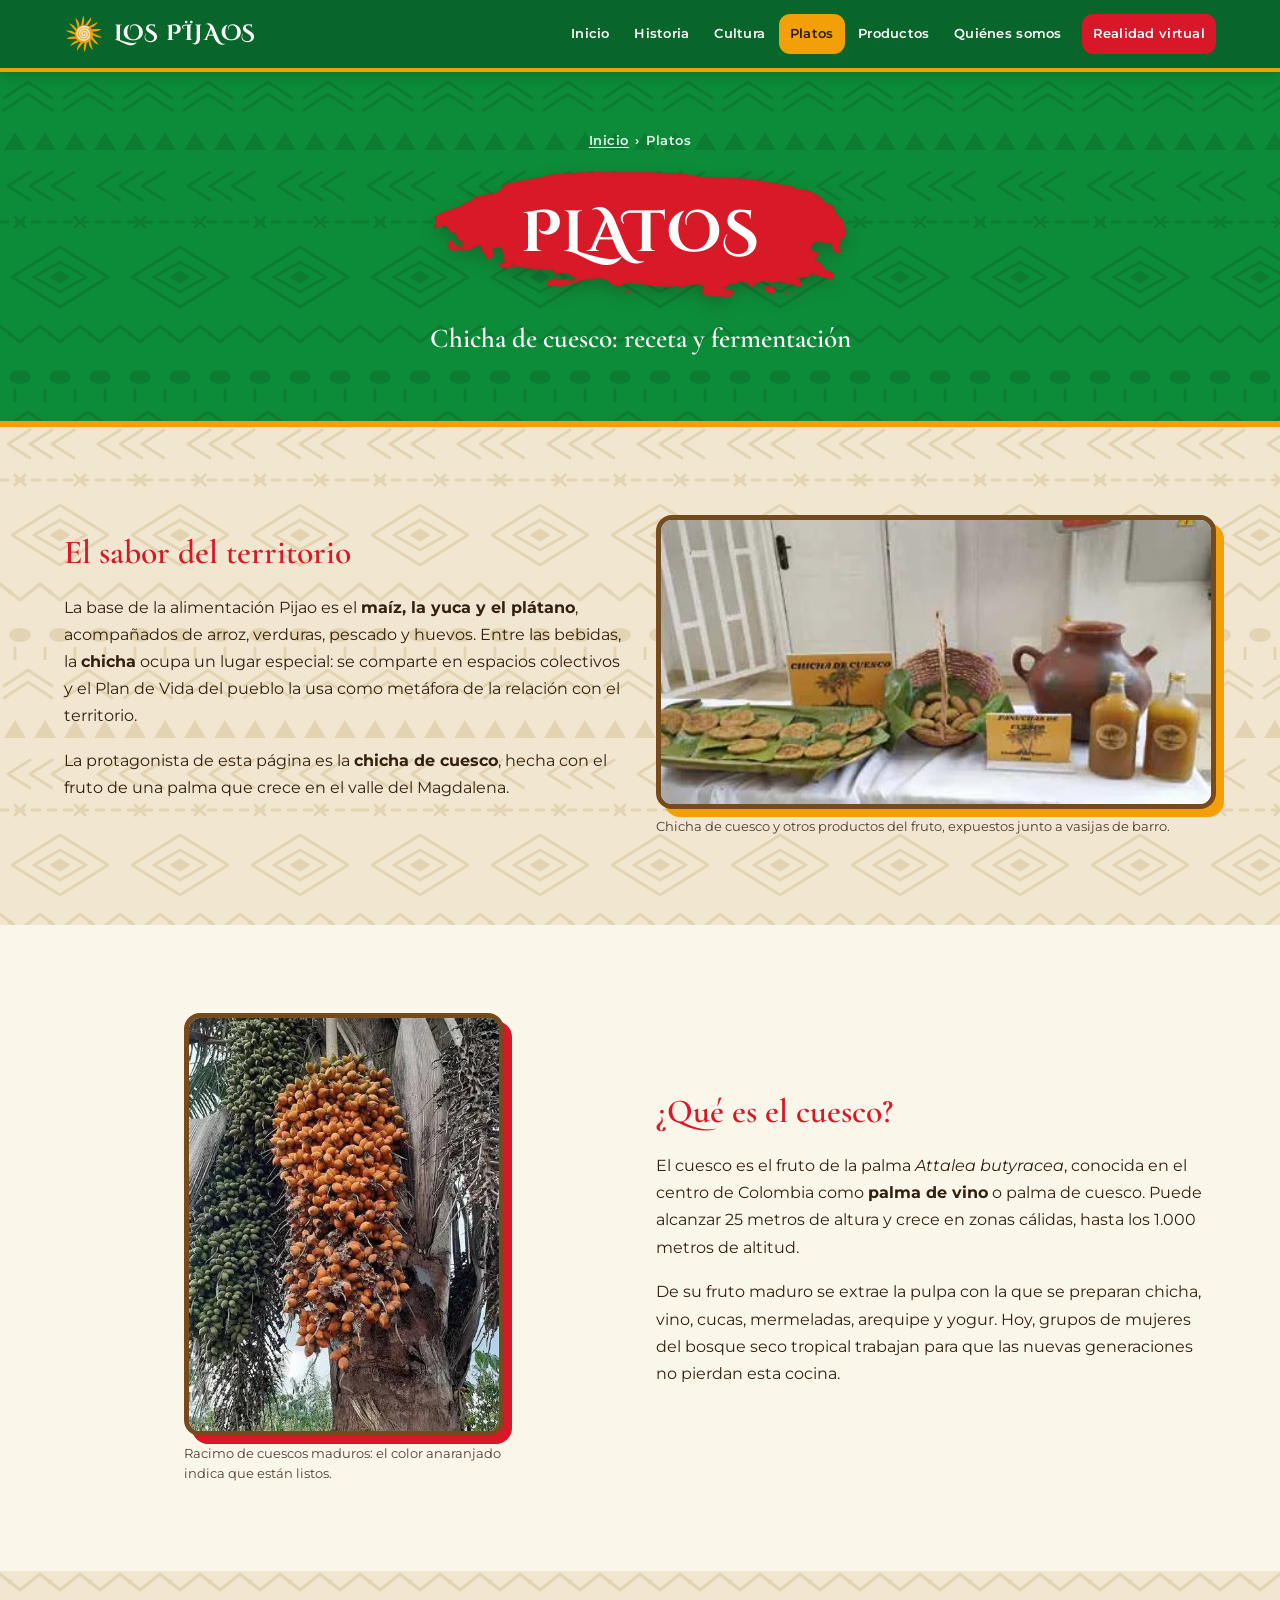
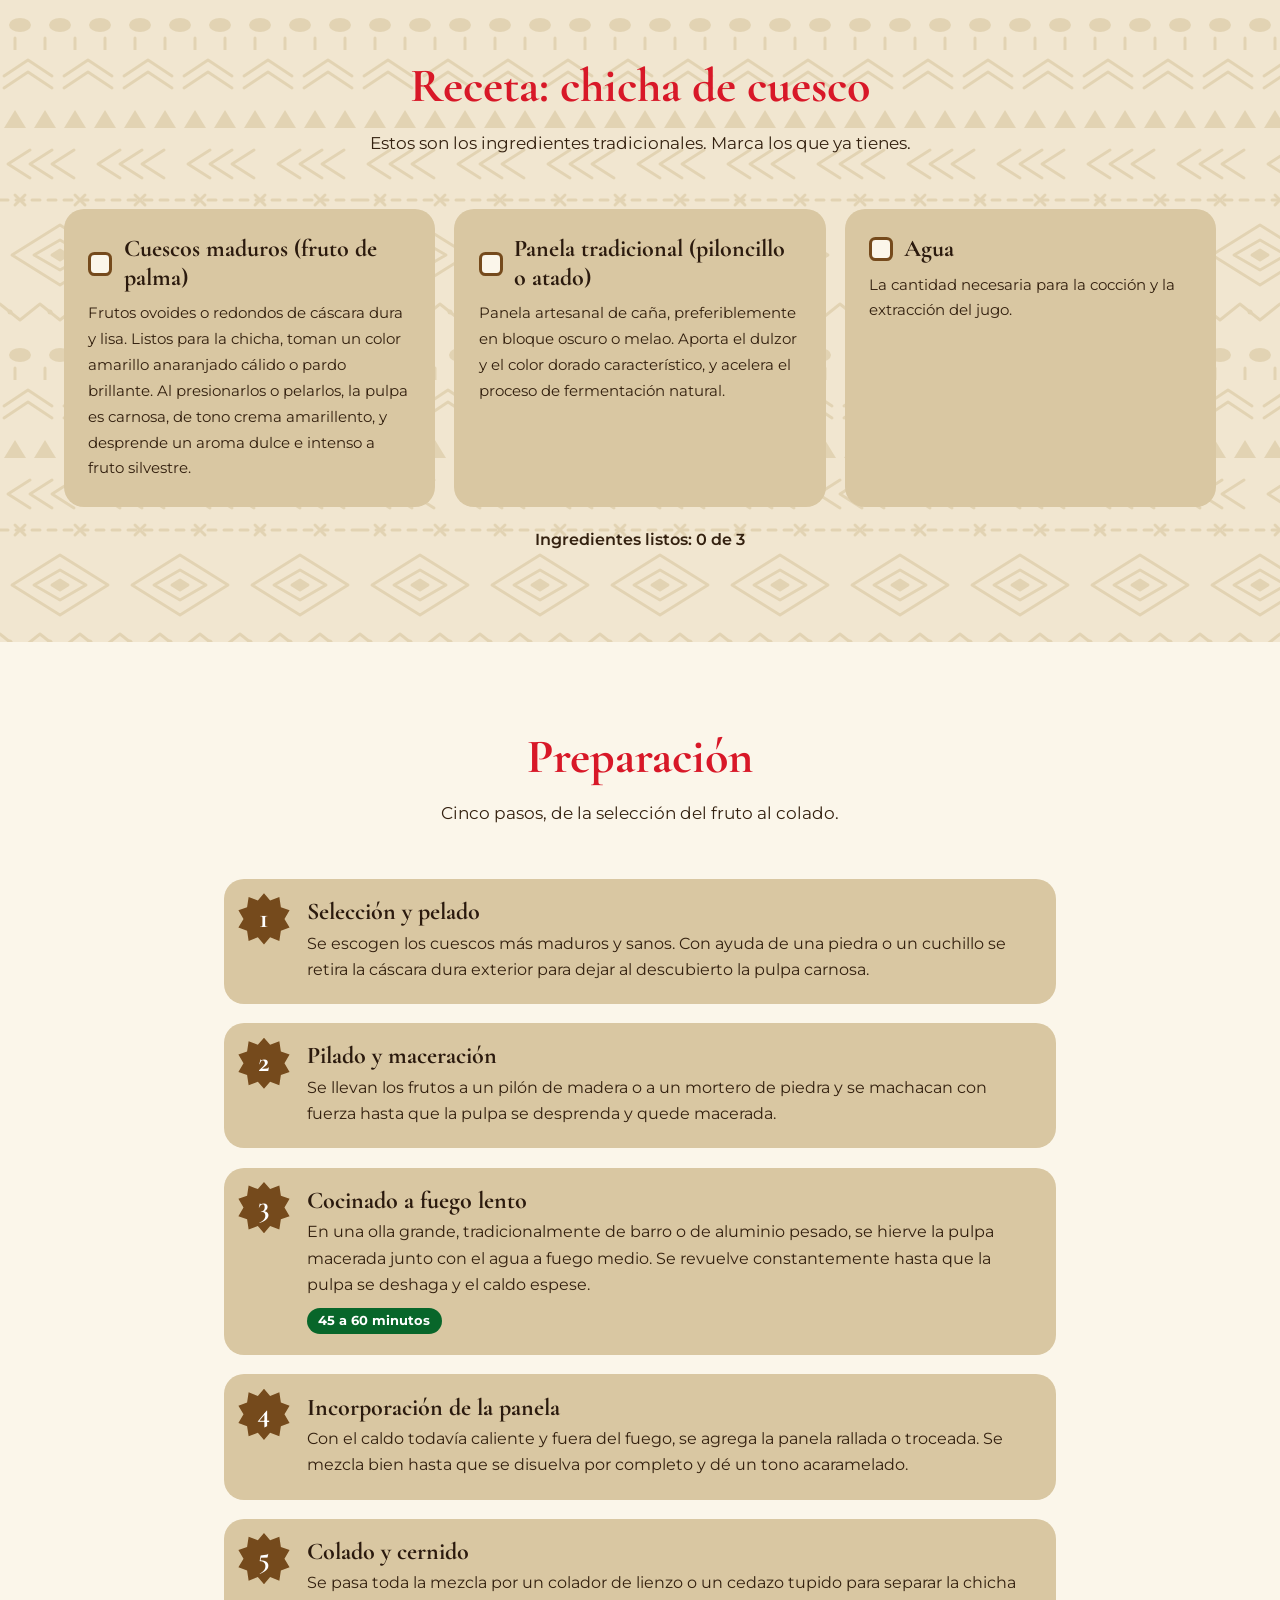
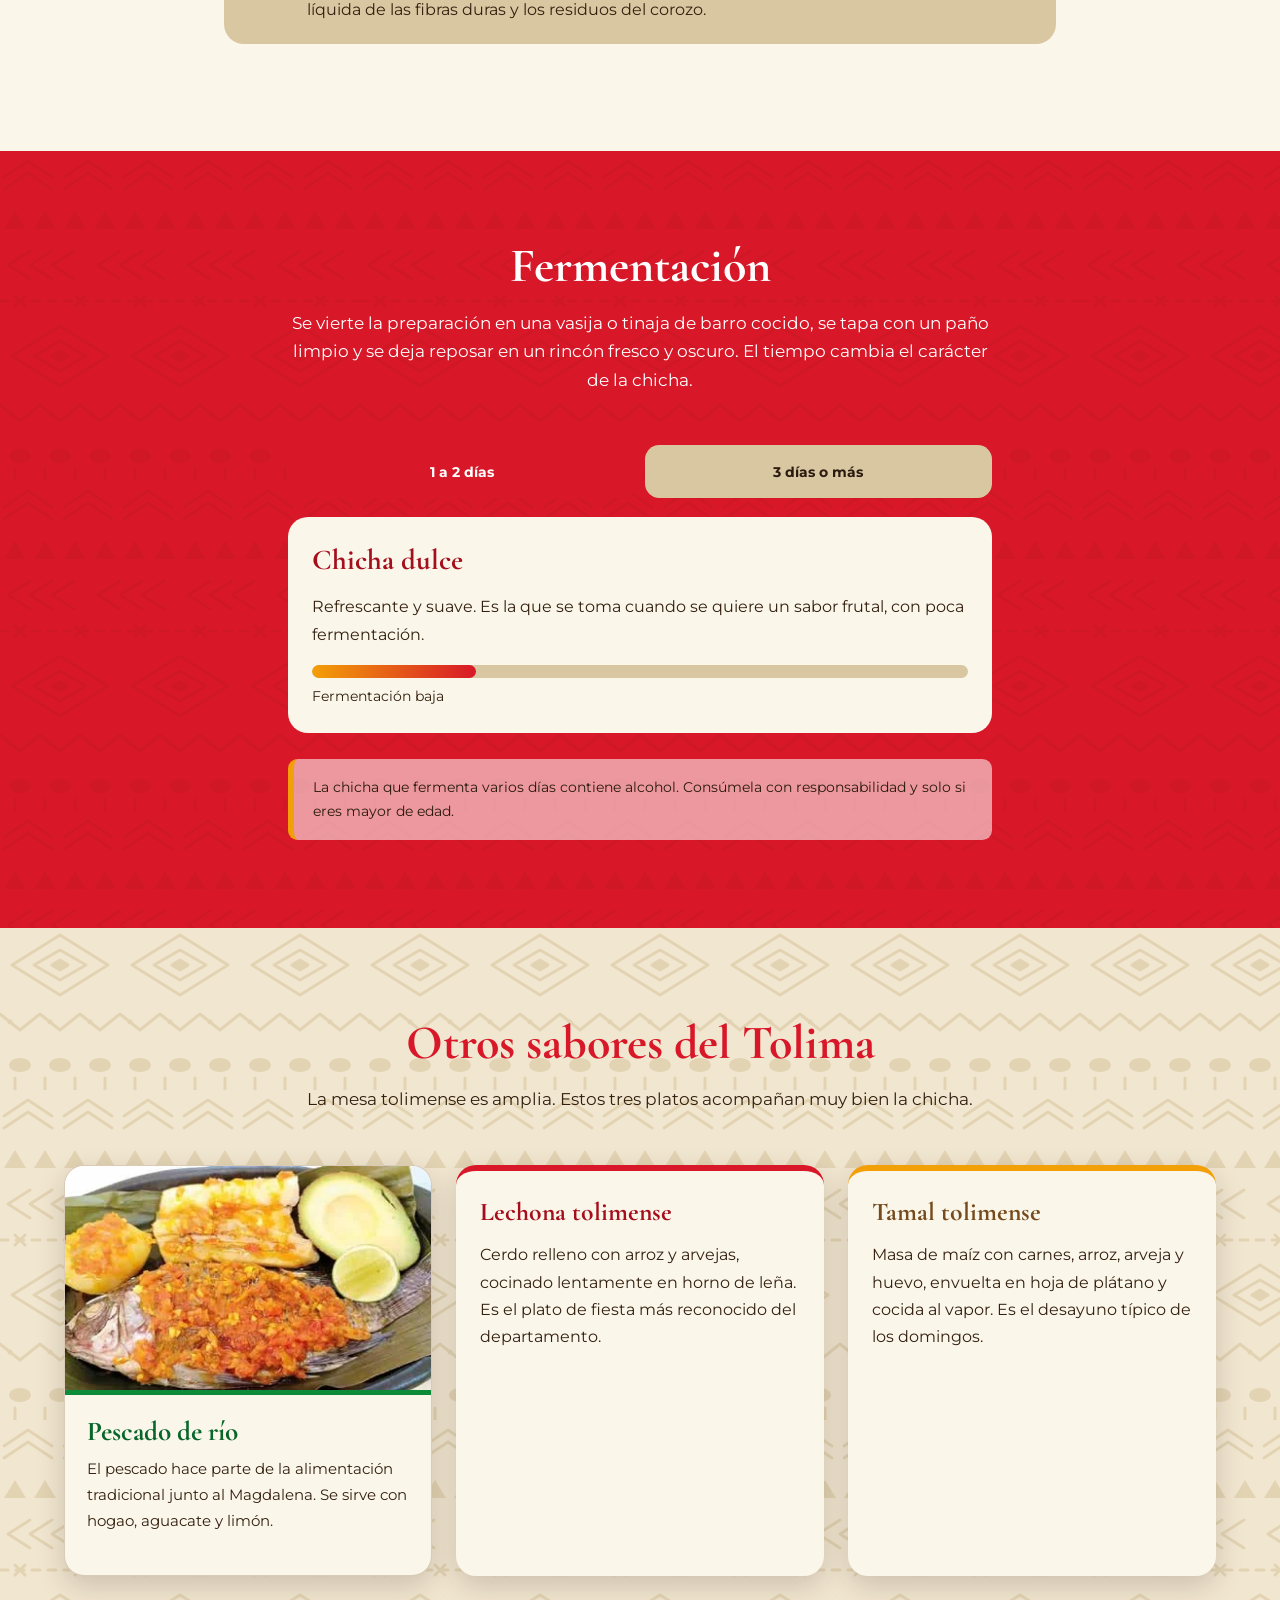
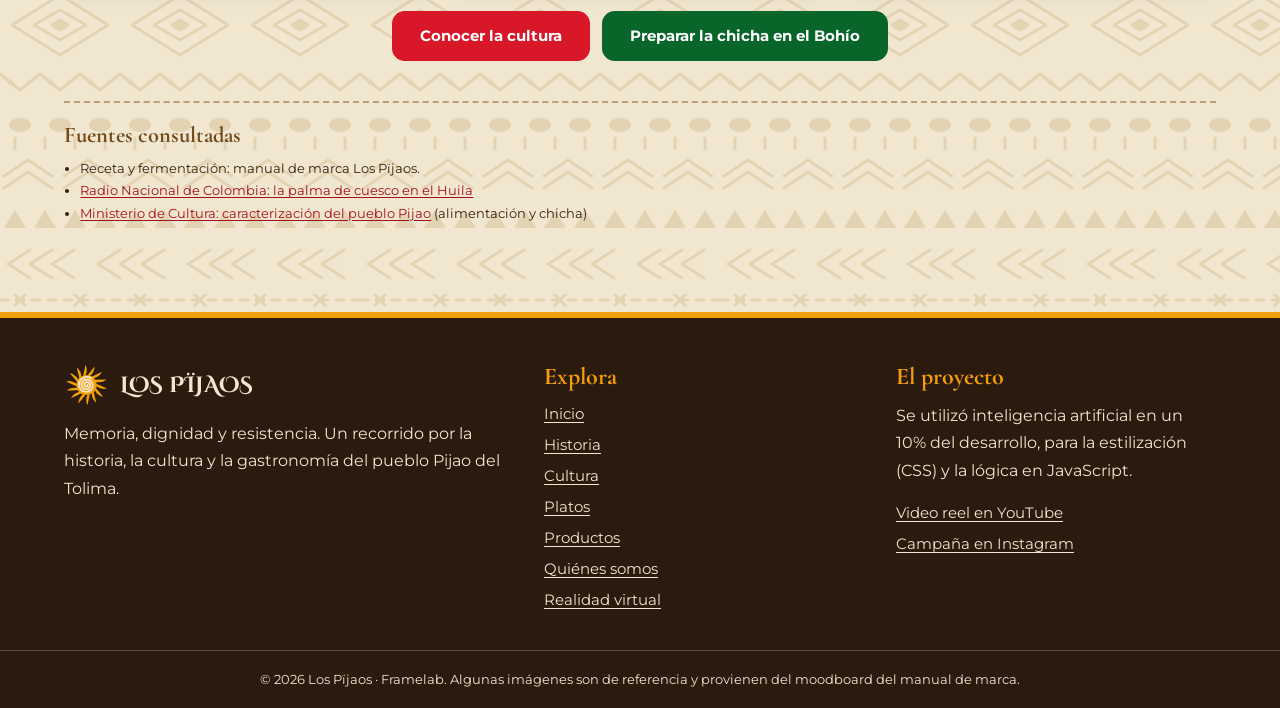
<file: gastronomy.html>
<!DOCTYPE html>
<html lang="es-CO">
<head>
  <meta charset="utf-8">
  <meta name="viewport" content="width=device-width, initial-scale=1">

  <title>Receta de chicha de cuesco del Tolima, paso a paso | Los Pïjaos</title>
  <meta name="description" content="Receta tradicional de la chicha de cuesco del Tolima: ingredientes, preparación paso a paso y tiempos de fermentación.">
  <meta name="author" content="Framelab">
  <meta name="robots" content="index, follow, max-image-preview:large">
  <meta name="theme-color" content="#08662a">
  <link rel="canonical" href="https://lospijaos.example/gastronomy.html">

  <meta property="og:type" content="website">
  <meta property="og:site_name" content="Los Pïjaos">
  <meta property="og:locale" content="es_CO">
  <meta property="og:title" content="Receta de chicha de cuesco del Tolima, paso a paso | Los Pïjaos">
  <meta property="og:description" content="Receta tradicional de la chicha de cuesco del Tolima: ingredientes, preparación paso a paso y tiempos de fermentación.">
  <meta property="og:url" content="https://lospijaos.example/gastronomy.html">
  <meta property="og:image" content="https://lospijaos.example/img/og-los-pijaos.jpg">
  <meta property="og:image:width" content="1200">
  <meta property="og:image:height" content="630">
  <meta property="og:image:alt" content="Los Pïjaos: memoria, dignidad y resistencia del pueblo Pijao">
  <meta name="twitter:card" content="summary_large_image">
  <meta name="twitter:title" content="Receta de chicha de cuesco del Tolima, paso a paso | Los Pïjaos">
  <meta name="twitter:description" content="Receta tradicional de la chicha de cuesco del Tolima: ingredientes, preparación paso a paso y tiempos de fermentación.">
  <meta name="twitter:image" content="https://lospijaos.example/img/og-los-pijaos.jpg">

  <link rel="icon" href="favicon.svg" type="image/svg+xml">
  <link rel="apple-touch-icon" href="img/apple-touch-icon.png">

  <link rel="preconnect" href="https://fonts.googleapis.com">
  <link rel="preconnect" href="https://fonts.gstatic.com" crossorigin>
  <link rel="stylesheet" href="https://fonts.googleapis.com/css2?family=Cinzel+Decorative:wght@400;700;900&family=Cormorant+Garamond:ital,wght@0,500;0,600;0,700;1,500&family=Montserrat:wght@400;500;600;700&display=swap">
  <link rel="stylesheet" href="css/styles.css">

  <script>document.documentElement.classList.add("js");</script>

  <script type="application/ld+json">
    {
      "@context": "https://schema.org",
      "@graph": [
        {
          "@type": "WebSite",
          "@id": "https://lospijaos.example/#website",
          "url": "https://lospijaos.example/",
          "name": "Los Pïjaos",
          "description": "Recorrido cultural por la historia, la cultura y la gastronomía del pueblo Pijao del Tolima.",
          "inLanguage": "es-CO",
          "publisher": {
            "@id": "https://lospijaos.example/#team"
          }
        },
        {
          "@type": "Organization",
          "@id": "https://lospijaos.example/#team",
          "name": "Framelab",
          "url": "https://lospijaos.example/whoweare.html",
          "logo": "https://lospijaos.example/img/sun-icon.svg",
          "description": "Equipo de trabajo creador del proyecto Los Pïjaos.",
          "member": [
            {
              "@type": "Person",
              "name": "William Aguilar"
            },
            {
              "@type": "Person",
              "name": "Jade Moreno"
            },
            {
              "@type": "Person",
              "name": "Virginia Leon"
            },
            {
              "@type": "Person",
              "name": "Axl Umaña"
            }
          ],
          "sameAs": [
            "https://youtube.com/shorts/yiJ5FKG4aVc",
            "https://www.instagram.com/p/DePXfq2hu8t/"
          ]
        },
        {
          "@type": "WebPage",
          "@id": "https://lospijaos.example/gastronomy.html#webpage",
          "url": "https://lospijaos.example/gastronomy.html",
          "name": "Platos: receta de chicha de cuesco | Los Pïjaos",
          "description": "Receta tradicional de la chicha de cuesco del Tolima: ingredientes, preparación paso a paso y tiempos de fermentación.",
          "inLanguage": "es-CO",
          "isPartOf": {
            "@id": "https://lospijaos.example/#website"
          },
          "primaryImageOfPage": {
            "@type": "ImageObject",
            "url": "https://lospijaos.example/img/og-los-pijaos.jpg"
          },
          "dateModified": "2026-10-25"
        },
        {
          "@type": "BreadcrumbList",
          "itemListElement": [
            {
              "@type": "ListItem",
              "position": 1,
              "name": "Inicio",
              "item": "https://lospijaos.example/"
            },
            {
              "@type": "ListItem",
              "position": 2,
              "name": "Platos",
              "item": "https://lospijaos.example/gastronomy.html"
            }
          ]
        },
        {
          "@type": "Recipe",
          "@id": "https://lospijaos.example/gastronomy.html#recipe",
          "name": "Chicha de cuesco",
          "description": "Bebida tradicional del Tolima hecha con la pulpa del fruto de la palma de cuesco, panela y agua, fermentada en vasija de barro.",
          "image": [
            "https://lospijaos.example/img/cuesco-chicha-table.webp"
          ],
          "author": {
            "@id": "https://lospijaos.example/#team"
          },
          "datePublished": "2026-10-25",
          "recipeCategory": "Bebida",
          "recipeCuisine": "Colombiana, pueblo Pijao del Tolima",
          "keywords": "chicha de cuesco, palma de vino, Attalea butyracea, pueblo Pijao, bebida tradicional",
          "cookTime": "PT1H",
          "recipeIngredient": [
            "Cuescos maduros (fruto de palma)",
            "Panela tradicional rallada o troceada",
            "Agua, la cantidad necesaria"
          ],
          "recipeInstructions": [
            {
              "@type": "HowToStep",
              "name": "Selección y pelado",
              "text": "Se escogen los cuescos más maduros y sanos. Con ayuda de una piedra o un cuchillo se retira la cáscara dura exterior para dejar al descubierto la pulpa carnosa."
            },
            {
              "@type": "HowToStep",
              "name": "Pilado y maceración",
              "text": "Se llevan los frutos a un pilón de madera o a un mortero de piedra y se machacan con fuerza hasta que la pulpa se desprenda y quede macerada."
            },
            {
              "@type": "HowToStep",
              "name": "Cocinado a fuego lento",
              "text": "En una olla grande, tradicionalmente de barro o de aluminio pesado, se hierve la pulpa macerada junto con el agua a fuego medio. Se revuelve constantemente hasta que la pulpa se deshaga y el caldo espese."
            },
            {
              "@type": "HowToStep",
              "name": "Incorporación de la panela",
              "text": "Con el caldo todavía caliente y fuera del fuego, se agrega la panela rallada o troceada. Se mezcla bien hasta que se disuelva por completo y dé un tono acaramelado."
            },
            {
              "@type": "HowToStep",
              "name": "Colado y cernido",
              "text": "Se pasa toda la mezcla por un colador de lienzo o un cedazo tupido para separar la chicha líquida de las fibras duras y los residuos del corozo."
            },
            {
              "@type": "HowToStep",
              "name": "Fermentación",
              "text": "Verter la preparación en una vasija o tinaja de barro cocido, tapar con un paño limpio y dejar reposar en un lugar fresco y oscuro: 1 a 2 días para una chicha dulce y suave; 3 días o más para una chicha más fuerte y ácida."
            }
          ]
        }
      ]
    }
  </script>
</head>
<body>
  <a class="skip-link" href="#main-content">Saltar al contenido</a>

  <header class="site-header">
    <div class="container site-header__bar">
      <a class="logo" href="index.html" aria-label="Los Pïjaos, ir al inicio">
        <img src="img/sun-icon.svg" alt="" width="40" height="40">
        <span>Los Pïjaos</span>
      </a>

      <button class="menu-toggle" type="button" aria-expanded="false" aria-controls="main-menu">
        <span class="menu-toggle__bars" aria-hidden="true"></span>
        <span class="menu-toggle__label">Menú</span>
      </button>

      <nav class="menu" id="main-menu" aria-label="Menú principal">
        <ul class="menu__list">
            <li><a class="menu__link" href="index.html">Inicio</a></li>
            <li><a class="menu__link" href="history.html">Historia</a></li>
            <li><a class="menu__link" href="culture.html">Cultura</a></li>
            <li><a class="menu__link" href="gastronomy.html" aria-current="page">Platos</a></li>
            <li><a class="menu__link" href="products.html">Productos</a></li>
            <li><a class="menu__link" href="whoweare.html">Quiénes somos</a></li>
            <li><a class="menu__link menu__link--highlight" href="virtual-reality.html">Realidad virtual</a></li>
        </ul>
      </nav>
    </div>
  </header>

  <main id="main-content" tabindex="-1">
    <div class="page-header">
      <div class="container">
        <nav class="breadcrumbs" aria-label="Migas de pan">
          <ol>
            <li><a href="index.html">Inicio</a></li>
            <li aria-current="page">Platos</li>
          </ol>
        </nav>
        <div class="brush-title brush-title--red">
          <h1 class="brush-title__text">Platos</h1>
        </div>
        <p class="page-header__tagline">Chicha de cuesco: receta y fermentación</p>
      </div>
    </div>

    <section class="section" aria-labelledby="heading-flavors">
      <div class="container two-columns">
        <div class="reveal">
          <h2 class="subtitle" id="heading-flavors">El sabor del territorio</h2>
          <p>La base de la alimentación Pijao es el <strong>maíz, la yuca y el plátano</strong>, acompañados de arroz, verduras, pescado y huevos. Entre las bebidas, la <strong>chicha</strong> ocupa un lugar especial: se comparte en espacios colectivos y el Plan de Vida del pueblo la usa como metáfora de la relación con el territorio.</p>
          <p>La protagonista de esta página es la <strong>chicha de cuesco</strong>, hecha con el fruto de una palma que crece en el valle del Magdalena.</p>
        </div>
        <figure class="framed-figure reveal">
          <img src="img/cuesco-chicha-table.webp" alt="Mesa con chicha de cuesco en botellas, una vasija de barro, tortas y canastos" width="440" height="227" loading="lazy" decoding="async">
          <figcaption>Chicha de cuesco y otros productos del fruto, expuestos junto a vasijas de barro.</figcaption>
        </figure>
      </div>
    </section>

    <section class="section section--light" aria-labelledby="heading-palm">
      <div class="container two-columns two-columns--reversed">
        <div class="reveal">
          <h2 class="subtitle" id="heading-palm">¿Qué es el cuesco?</h2>
          <p>El cuesco es el fruto de la palma <em>Attalea butyracea</em>, conocida en el centro de Colombia como <strong>palma de vino</strong> o palma de cuesco. Puede alcanzar 25 metros de altura y crece en zonas cálidas, hasta los 1.000 metros de altitud.</p>
          <p>De su fruto maduro se extrae la pulpa con la que se preparan chicha, vino, cucas, mermeladas, arequipe y yogur. Hoy, grupos de mujeres del bosque seco tropical trabajan para que las nuevas generaciones no pierdan esta cocina.</p>
        </div>
        <figure class="framed-figure framed-figure--red figure-narrow reveal">
          <img src="img/cuesco-palm-cluster.webp" alt="Racimo de frutos anaranjados de la palma de cuesco colgando del tronco" width="474" height="632" loading="lazy" decoding="async">
          <figcaption>Racimo de cuescos maduros: el color anaranjado indica que están listos.</figcaption>
        </figure>
      </div>
    </section>

    <section class="section" id="recipe" aria-labelledby="heading-recipe">
      <div class="container">
        <div class="section-heading reveal">
          <h2 id="heading-recipe">Receta: chicha de cuesco</h2>
          <p>Estos son los ingredientes tradicionales. Marca los que ya tienes.</p>
        </div>
        <ul class="ingredients">
          <li class="ingredient reveal">
            <label>
              <input type="checkbox">
              <span class="ingredient__name"><span class="ingredient__checkbox" aria-hidden="true">✓</span>Cuescos maduros (fruto de palma)</span>
              <span class="ingredient__text">Frutos ovoides o redondos de cáscara dura y lisa. Listos para la chicha, toman un color amarillo anaranjado cálido o pardo brillante. Al presionarlos o pelarlos, la pulpa es carnosa, de tono crema amarillento, y desprende un aroma dulce e intenso a fruto silvestre.</span>
            </label>
          </li>
          <li class="ingredient reveal">
            <label>
              <input type="checkbox">
              <span class="ingredient__name"><span class="ingredient__checkbox" aria-hidden="true">✓</span>Panela tradicional (piloncillo o atado)</span>
              <span class="ingredient__text">Panela artesanal de caña, preferiblemente en bloque oscuro o melao. Aporta el dulzor y el color dorado característico, y acelera el proceso de fermentación natural.</span>
            </label>
          </li>
          <li class="ingredient reveal">
            <label>
              <input type="checkbox">
              <span class="ingredient__name"><span class="ingredient__checkbox" aria-hidden="true">✓</span>Agua</span>
              <span class="ingredient__text">La cantidad necesaria para la cocción y la extracción del jugo.</span>
            </label>
          </li>
        </ul>
        <p class="counter" id="ingredient-counter" role="status" aria-live="polite"></p>
      </div>
    </section>

    <section class="section section--light" aria-labelledby="heading-preparation">
      <div class="container">
        <div class="section-heading reveal">
          <h2 id="heading-preparation">Preparación</h2>
          <p>Cinco pasos, de la selección del fruto al colado.</p>
        </div>
        <ol class="steps">
          <li class="step reveal">
            <h3>Selección y pelado</h3>
            <p>Se escogen los cuescos más maduros y sanos. Con ayuda de una piedra o un cuchillo se retira la cáscara dura exterior para dejar al descubierto la pulpa carnosa.</p>
          </li>
          <li class="step reveal">
            <h3>Pilado y maceración</h3>
            <p>Se llevan los frutos a un pilón de madera o a un mortero de piedra y se machacan con fuerza hasta que la pulpa se desprenda y quede macerada.</p>
          </li>
          <li class="step reveal">
            <h3>Cocinado a fuego lento</h3>
            <p>En una olla grande, tradicionalmente de barro o de aluminio pesado, se hierve la pulpa macerada junto con el agua a fuego medio. Se revuelve constantemente hasta que la pulpa se deshaga y el caldo espese.</p>
            <span class="step__time">45 a 60 minutos</span>
          </li>
          <li class="step reveal">
            <h3>Incorporación de la panela</h3>
            <p>Con el caldo todavía caliente y fuera del fuego, se agrega la panela rallada o troceada. Se mezcla bien hasta que se disuelva por completo y dé un tono acaramelado.</p>
          </li>
          <li class="step reveal">
            <h3>Colado y cernido</h3>
            <p>Se pasa toda la mezcla por un colador de lienzo o un cedazo tupido para separar la chicha líquida de las fibras duras y los residuos del corozo.</p>
          </li>
        </ol>
      </div>
    </section>

    <section class="section section--red" aria-labelledby="heading-fermentation">
      <div class="container">
        <div class="section-heading reveal">
          <h2 id="heading-fermentation">Fermentación</h2>
          <p>Se vierte la preparación en una vasija o tinaja de barro cocido, se tapa con un paño limpio y se deja reposar en un rincón fresco y oscuro. El tiempo cambia el carácter de la chicha.</p>
        </div>

        <div class="tabs reveal">
          <div class="tabs__list" role="tablist" aria-label="Tiempo de fermentación">
            <button class="tab" role="tab" id="tab-sweet" aria-selected="true" aria-controls="panel-sweet" type="button">1 a 2 días</button>
            <button class="tab" role="tab" id="tab-strong" aria-selected="false" aria-controls="panel-strong" tabindex="-1" type="button">3 días o más</button>
          </div>

          <div class="tabs__panel" role="tabpanel" id="panel-sweet" aria-labelledby="tab-sweet">
            <h3>Chicha dulce</h3>
            <p>Refrescante y suave. Es la que se toma cuando se quiere un sabor frutal, con poca fermentación.</p>
            <div class="meter" role="img" aria-label="Nivel de fermentación: bajo"><span class="meter__level meter__level--low"></span></div>
            <p class="meter__text">Fermentación baja</p>
          </div>

          <div class="tabs__panel" role="tabpanel" id="panel-strong" aria-labelledby="tab-strong" hidden>
            <h3>Chicha fuerte</h3>
            <p>Más ácida y fermentada. Es la chicha tradicional de fiesta y de trabajo de campo.</p>
            <div class="meter" role="img" aria-label="Nivel de fermentación: alto"><span class="meter__level meter__level--high"></span></div>
            <p class="meter__text">Fermentación alta</p>
          </div>
        </div>

        <p class="notice">La chicha que fermenta varios días contiene alcohol. Consúmela con responsabilidad y solo si eres mayor de edad.</p>
      </div>
    </section>

    <section class="section" aria-labelledby="heading-other-dishes">
      <div class="container">
        <div class="section-heading reveal">
          <h2 id="heading-other-dishes">Otros sabores del Tolima</h2>
          <p>La mesa tolimense es amplia. Estos tres platos acompañan muy bien la chicha.</p>
        </div>
        <div class="grid grid--3">
          <article class="card reveal">
            <img src="img/fish-dish.webp" alt="Pescado frito con hogao, aguacate y limón servido sobre hoja de plátano" width="440" height="230" class="card__image" loading="lazy" decoding="async">
            <div class="card__body">
              <h3 class="card__title">Pescado de río</h3>
              <p class="card__text">El pescado hace parte de la alimentación tradicional junto al Magdalena. Se sirve con hogao, aguacate y limón.</p>
            </div>
          </article>
          <article class="info-card info-card--red reveal">
            <h3>Lechona tolimense</h3>
            <p>Cerdo relleno con arroz y arvejas, cocinado lentamente en horno de leña. Es el plato de fiesta más reconocido del departamento.</p>
          </article>
          <article class="info-card info-card--orange reveal">
            <h3>Tamal tolimense</h3>
            <p>Masa de maíz con carnes, arroz, arveja y huevo, envuelta en hoja de plátano y cocida al vapor. Es el desayuno típico de los domingos.</p>
          </article>
        </div>
        <div class="button-group button-group--centered button-group--spaced">
          <a class="button" href="culture.html">Conocer la cultura</a>
          <a class="button button--green" href="virtual-reality.html#bohio">Preparar la chicha en el Bohío</a>
        </div>

        <div class="sources">
          <h2>Fuentes consultadas</h2>
          <ul>
            <li>Receta y fermentación: manual de marca Los Pïjaos.</li>
            <li><a href="https://radionacional.co/cultura/gastronomia/gastronomia-colombiana-la-palma-de-cuesco-en-el-huila" target="_blank" rel="noopener">Radio Nacional de Colombia: la palma de cuesco en el Huila</a></li>
            <li><a href="https://mng.mincultura.gov.co/prensa/noticias/Documents/Poblaciones/PUEBLO%20PIJAO.pdf" target="_blank" rel="noopener">Ministerio de Cultura: caracterización del pueblo Pijao</a> (alimentación y chicha)</li>
          </ul>
        </div>
      </div>
    </section>

  </main>

  <footer class="site-footer">
    <div class="container site-footer__grid">
      <div>
        <p class="site-footer__logo"><img src="img/sun-icon.svg" alt="" width="45" height="45" loading="lazy"> Los Pïjaos</p>
        <p>Memoria, dignidad y resistencia. Un recorrido por la historia, la cultura y la gastronomía del pueblo Pijao del Tolima.</p>
      </div>
      <nav aria-label="Mapa del sitio">
        <h2>Explora</h2>
        <ul class="site-footer__links">
          <li><a href="index.html">Inicio</a></li>
          <li><a href="history.html">Historia</a></li>
          <li><a href="culture.html">Cultura</a></li>
          <li><a href="gastronomy.html">Platos</a></li>
          <li><a href="products.html">Productos</a></li>
          <li><a href="whoweare.html">Quiénes somos</a></li>
          <li><a href="virtual-reality.html">Realidad virtual</a></li>
        </ul>
      </nav>
      <div>
        <h2>El proyecto</h2>
        <p>Se utilizó inteligencia artificial en un 10% del desarrollo, para la estilización (CSS) y la lógica en JavaScript.</p>
        <ul class="site-footer__links">
          <li><a href="https://youtube.com/shorts/yiJ5FKG4aVc" target="_blank" rel="noopener">Video reel en YouTube</a></li>
          <li><a href="https://www.instagram.com/p/DePXfq2hu8t/" target="_blank" rel="noopener">Campaña en Instagram</a></li>
        </ul>
      </div>
    </div>
    <div class="site-footer__legal">
      <div class="container">
        <p>© <span id="current-year">2026</span> Los Pïjaos · Framelab. Algunas imágenes son de referencia y provienen del moodboard del manual de marca.</p>
      </div>
    </div>
  </footer>

  <script src="js/main.js" defer></script>
  <script src="js/recipe.js" defer></script>
</body>
</html>
</file>
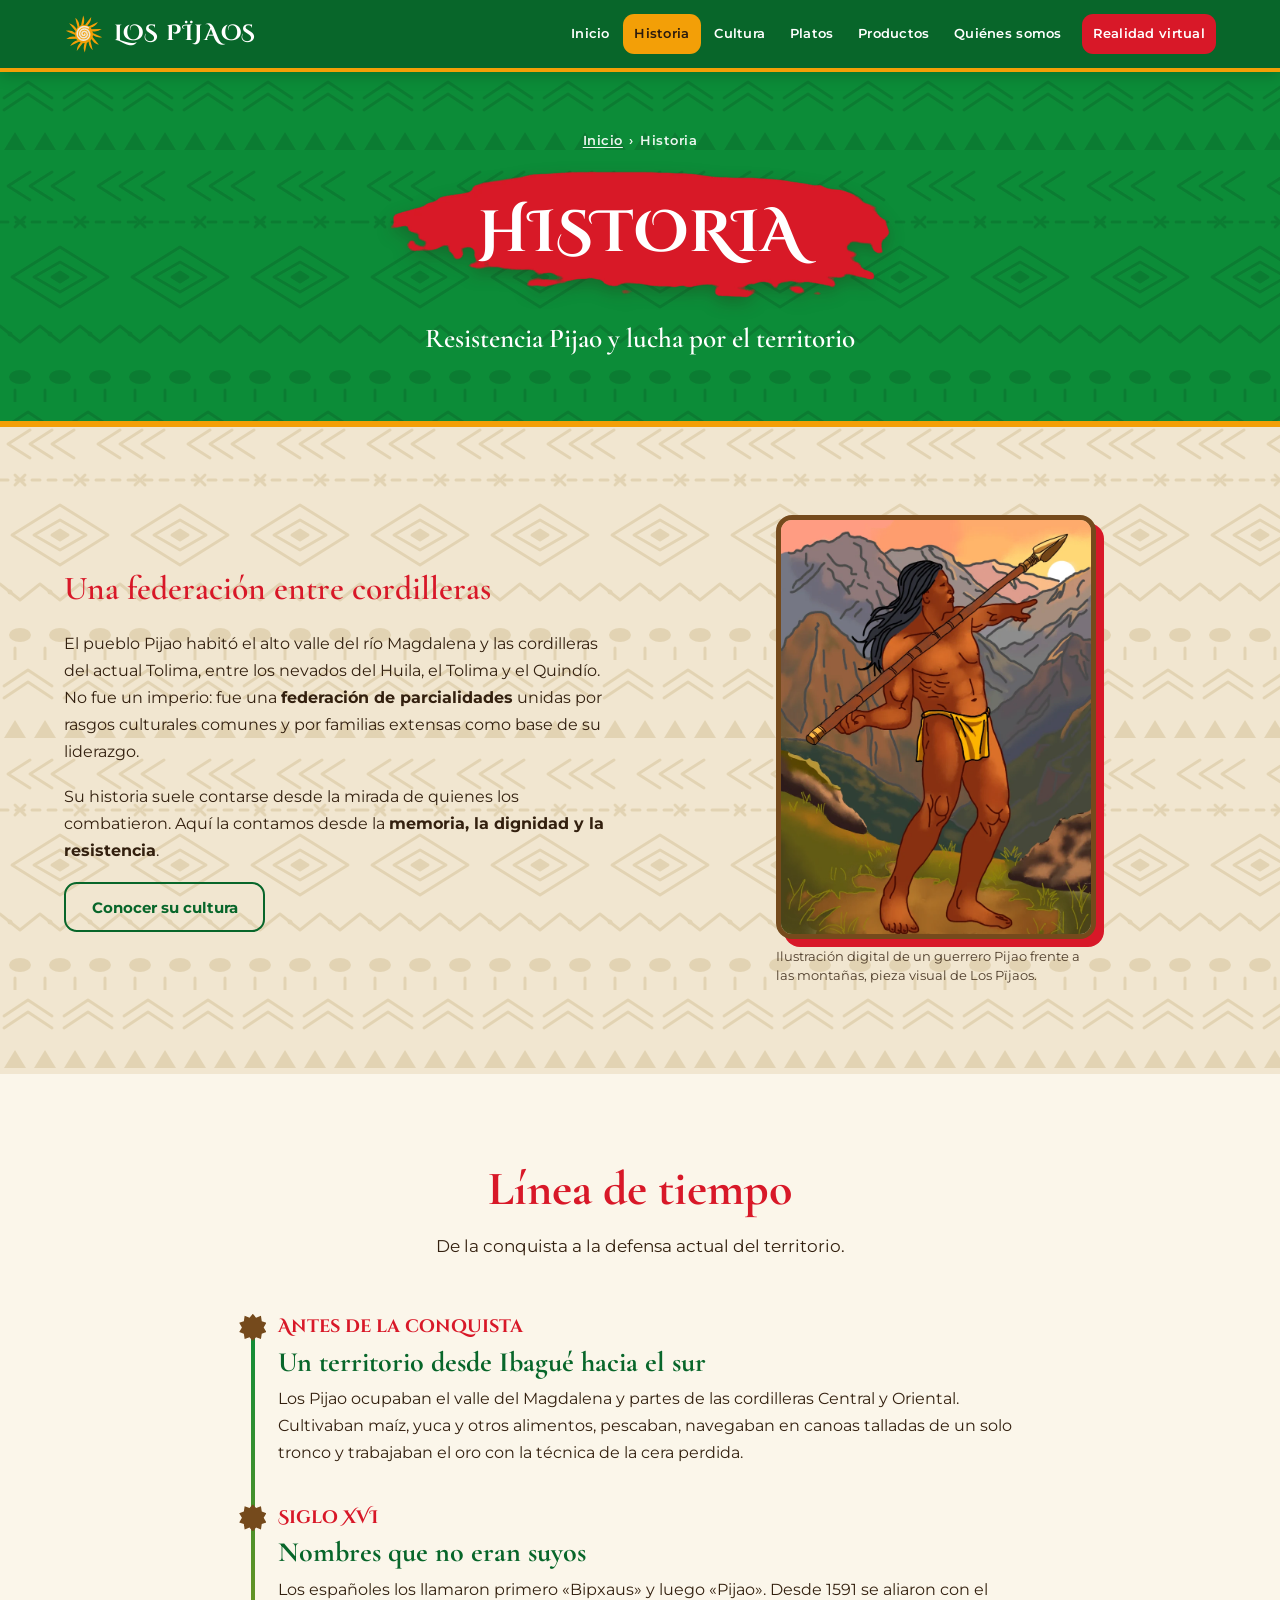
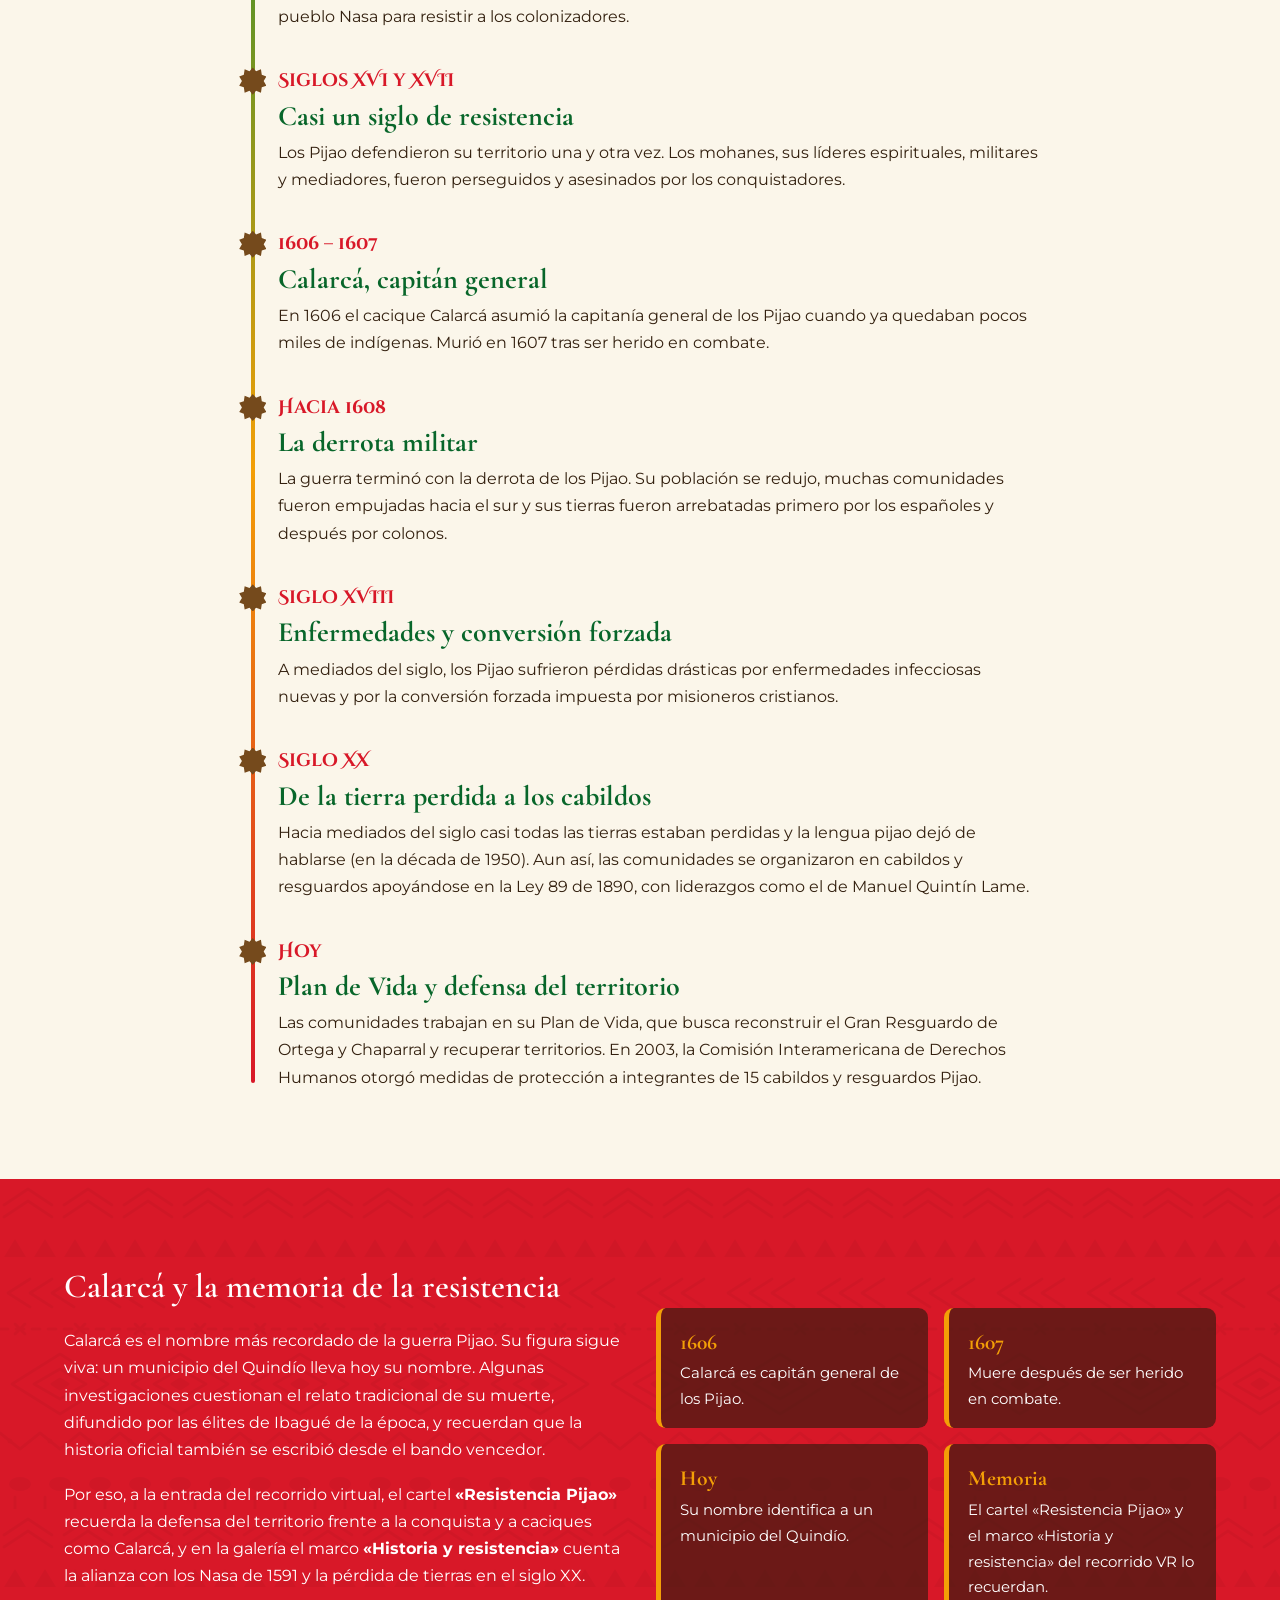
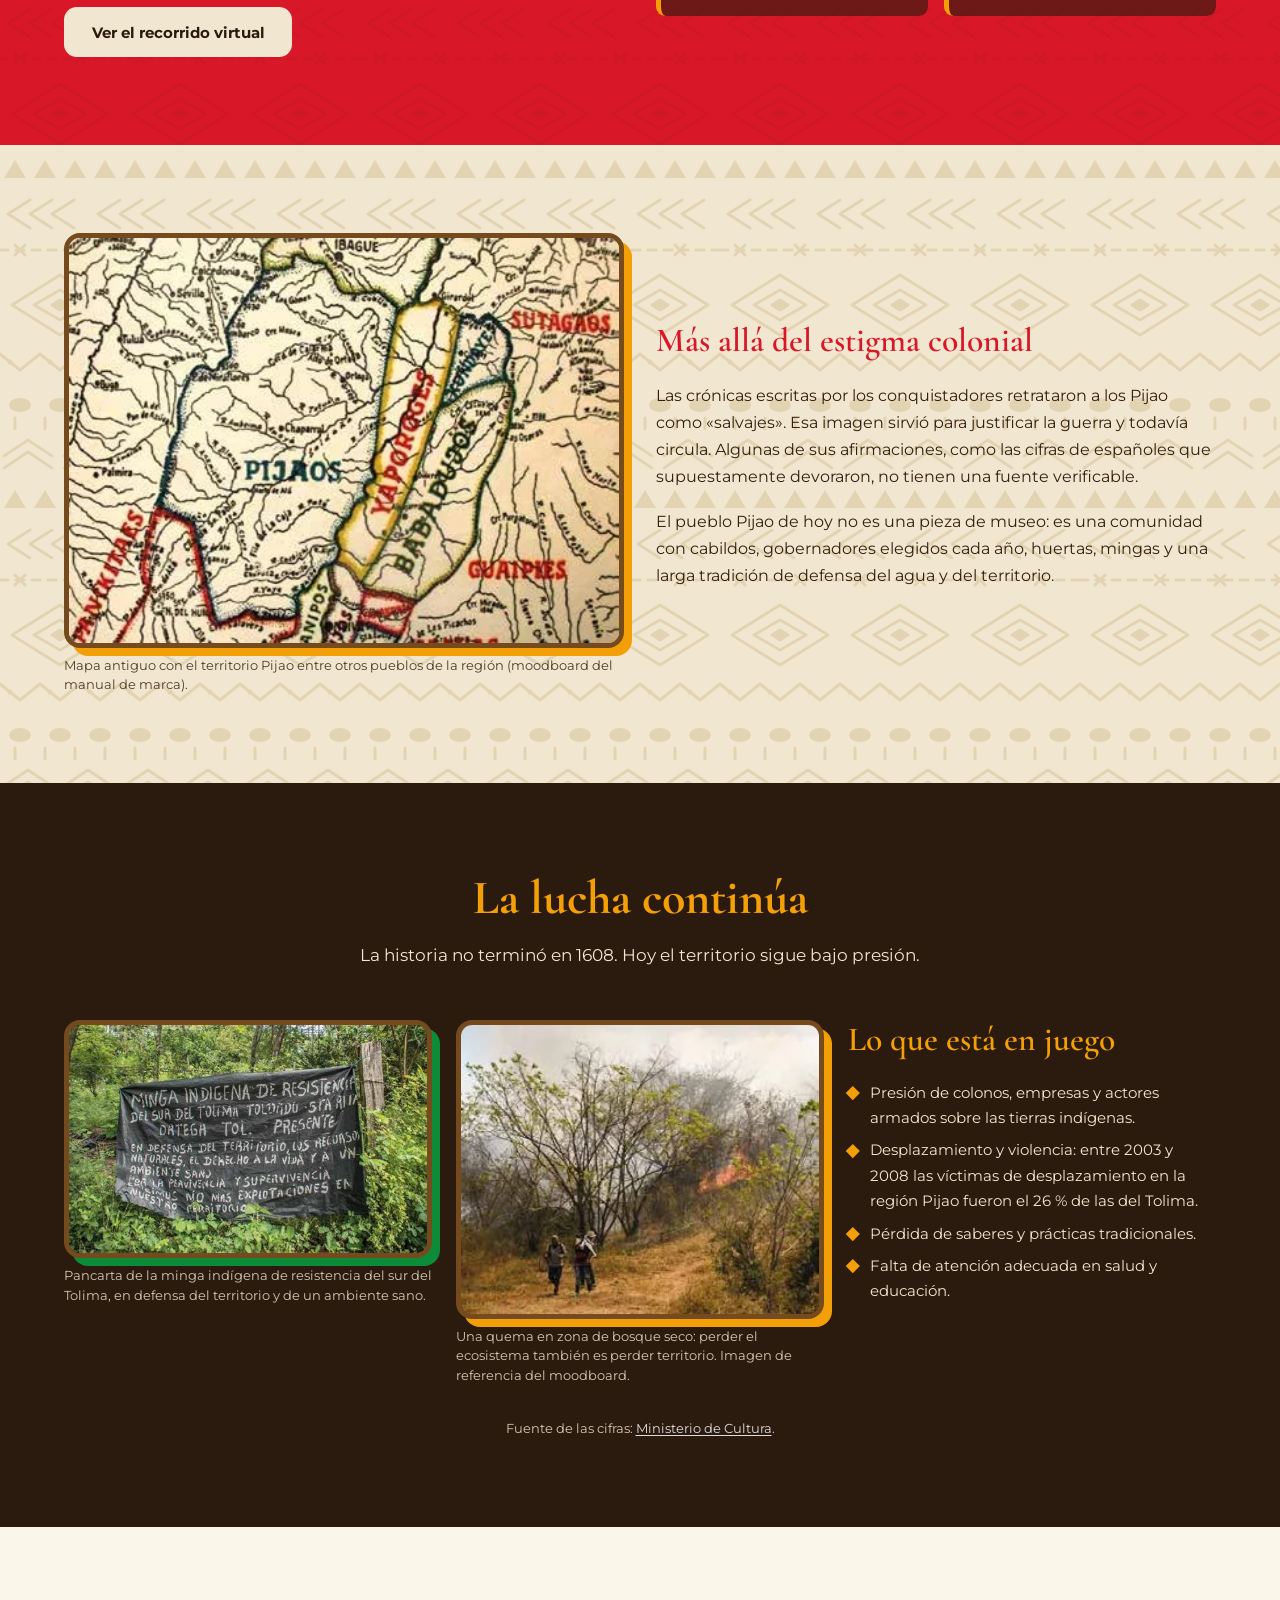
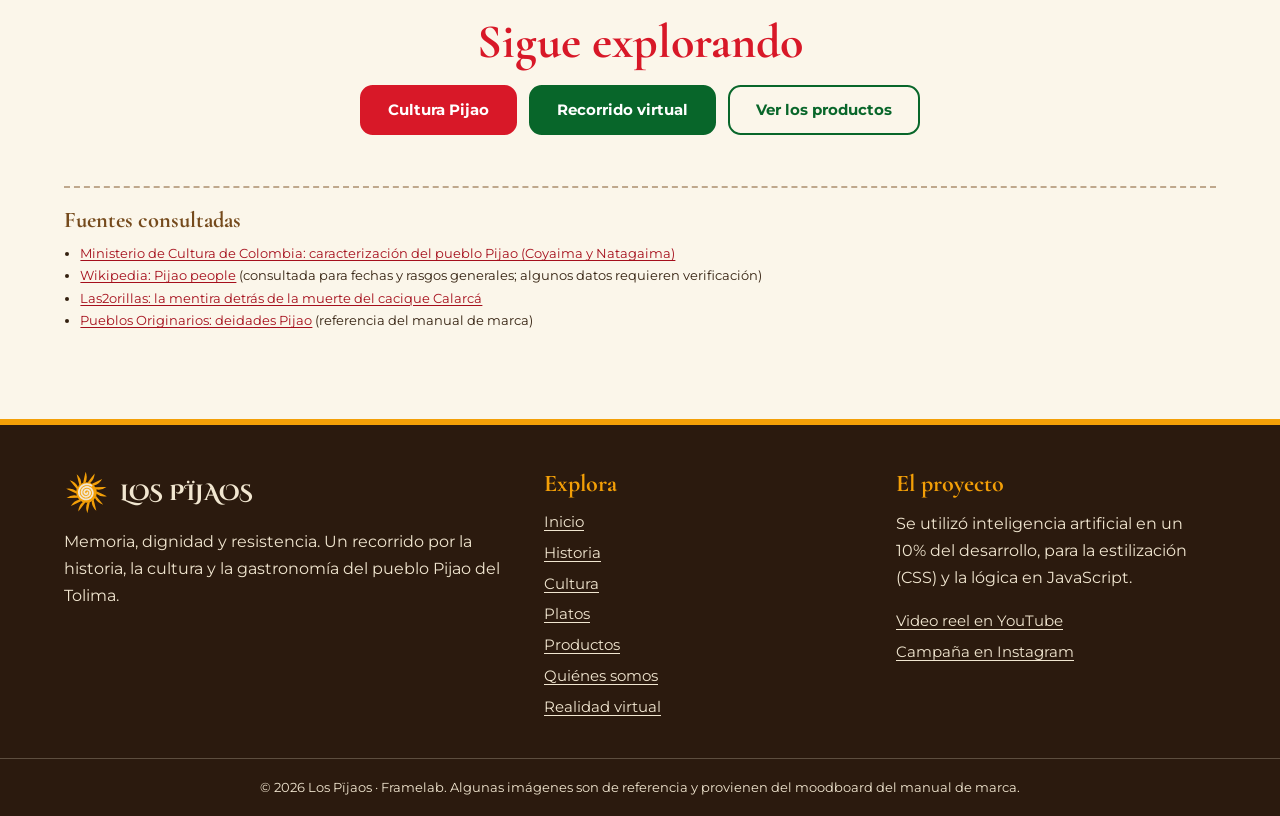
<file: history.html>
<!DOCTYPE html>
<html lang="es-CO">
<head>
  <meta charset="utf-8">
  <meta name="viewport" content="width=device-width, initial-scale=1">

  <title>Historia Pijao: resistencia y territorio | Los Pïjaos</title>
  <meta name="description" content="Casi un siglo de resistencia Pijao frente a la conquista española, el cacique Calarcá y la lucha actual por el territorio en el Tolima.">
  <meta name="author" content="Framelab">
  <meta name="robots" content="index, follow, max-image-preview:large">
  <meta name="theme-color" content="#08662a">
  <link rel="canonical" href="https://lospijaos.example/history.html">

  <meta property="og:type" content="website">
  <meta property="og:site_name" content="Los Pïjaos">
  <meta property="og:locale" content="es_CO">
  <meta property="og:title" content="Historia Pijao: resistencia y territorio | Los Pïjaos">
  <meta property="og:description" content="Casi un siglo de resistencia Pijao frente a la conquista española, el cacique Calarcá y la lucha actual por el territorio en el Tolima.">
  <meta property="og:url" content="https://lospijaos.example/history.html">
  <meta property="og:image" content="https://lospijaos.example/img/og-los-pijaos.jpg">
  <meta property="og:image:width" content="1200">
  <meta property="og:image:height" content="630">
  <meta property="og:image:alt" content="Los Pïjaos: memoria, dignidad y resistencia del pueblo Pijao">
  <meta name="twitter:card" content="summary_large_image">
  <meta name="twitter:title" content="Historia Pijao: resistencia y territorio | Los Pïjaos">
  <meta name="twitter:description" content="Casi un siglo de resistencia Pijao frente a la conquista española, el cacique Calarcá y la lucha actual por el territorio en el Tolima.">
  <meta name="twitter:image" content="https://lospijaos.example/img/og-los-pijaos.jpg">

  <link rel="icon" href="favicon.svg" type="image/svg+xml">
  <link rel="apple-touch-icon" href="img/apple-touch-icon.png">

  <link rel="preconnect" href="https://fonts.googleapis.com">
  <link rel="preconnect" href="https://fonts.gstatic.com" crossorigin>
  <link rel="stylesheet" href="https://fonts.googleapis.com/css2?family=Cinzel+Decorative:wght@400;700;900&family=Cormorant+Garamond:ital,wght@0,500;0,600;0,700;1,500&family=Montserrat:wght@400;500;600;700&display=swap">
  <link rel="stylesheet" href="css/styles.css">

  <script>document.documentElement.classList.add("js");</script>

  <script type="application/ld+json">
    {
      "@context": "https://schema.org",
      "@graph": [
        {
          "@type": "WebSite",
          "@id": "https://lospijaos.example/#website",
          "url": "https://lospijaos.example/",
          "name": "Los Pïjaos",
          "description": "Recorrido cultural por la historia, la cultura y la gastronomía del pueblo Pijao del Tolima.",
          "inLanguage": "es-CO",
          "publisher": {
            "@id": "https://lospijaos.example/#team"
          }
        },
        {
          "@type": "Organization",
          "@id": "https://lospijaos.example/#team",
          "name": "Framelab",
          "url": "https://lospijaos.example/whoweare.html",
          "logo": "https://lospijaos.example/img/sun-icon.svg",
          "description": "Equipo de trabajo creador del proyecto Los Pïjaos.",
          "member": [
            {
              "@type": "Person",
              "name": "William Aguilar"
            },
            {
              "@type": "Person",
              "name": "Jade Moreno"
            },
            {
              "@type": "Person",
              "name": "Virginia Leon"
            },
            {
              "@type": "Person",
              "name": "Axl Umaña"
            }
          ],
          "sameAs": [
            "https://youtube.com/shorts/yiJ5FKG4aVc",
            "https://www.instagram.com/p/DePXfq2hu8t/"
          ]
        },
        {
          "@type": "WebPage",
          "@id": "https://lospijaos.example/history.html#webpage",
          "url": "https://lospijaos.example/history.html",
          "name": "Historia Pijao: resistencia y territorio | Los Pïjaos",
          "description": "Casi un siglo de resistencia Pijao frente a la conquista española, el cacique Calarcá y la lucha actual por el territorio en el Tolima.",
          "inLanguage": "es-CO",
          "isPartOf": {
            "@id": "https://lospijaos.example/#website"
          },
          "primaryImageOfPage": {
            "@type": "ImageObject",
            "url": "https://lospijaos.example/img/og-los-pijaos.jpg"
          },
          "dateModified": "2026-10-25",
          "about": {
            "@type": "Thing",
            "name": "Historia del pueblo Pijao"
          }
        },
        {
          "@type": "BreadcrumbList",
          "itemListElement": [
            {
              "@type": "ListItem",
              "position": 1,
              "name": "Inicio",
              "item": "https://lospijaos.example/"
            },
            {
              "@type": "ListItem",
              "position": 2,
              "name": "Historia",
              "item": "https://lospijaos.example/history.html"
            }
          ]
        }
      ]
    }
  </script>
</head>
<body>
  <a class="skip-link" href="#main-content">Saltar al contenido</a>

  <header class="site-header">
    <div class="container site-header__bar">
      <a class="logo" href="index.html" aria-label="Los Pïjaos, ir al inicio">
        <img src="img/sun-icon.svg" alt="" width="40" height="40">
        <span>Los Pïjaos</span>
      </a>

      <button class="menu-toggle" type="button" aria-expanded="false" aria-controls="main-menu">
        <span class="menu-toggle__bars" aria-hidden="true"></span>
        <span class="menu-toggle__label">Menú</span>
      </button>

      <nav class="menu" id="main-menu" aria-label="Menú principal">
        <ul class="menu__list">
            <li><a class="menu__link" href="index.html">Inicio</a></li>
            <li><a class="menu__link" href="history.html" aria-current="page">Historia</a></li>
            <li><a class="menu__link" href="culture.html">Cultura</a></li>
            <li><a class="menu__link" href="gastronomy.html">Platos</a></li>
            <li><a class="menu__link" href="products.html">Productos</a></li>
            <li><a class="menu__link" href="whoweare.html">Quiénes somos</a></li>
            <li><a class="menu__link menu__link--highlight" href="virtual-reality.html">Realidad virtual</a></li>
        </ul>
      </nav>
    </div>
  </header>

  <main id="main-content" tabindex="-1">
    <div class="page-header">
      <div class="container">
        <nav class="breadcrumbs" aria-label="Migas de pan">
          <ol>
            <li><a href="index.html">Inicio</a></li>
            <li aria-current="page">Historia</li>
          </ol>
        </nav>
        <div class="brush-title brush-title--red">
          <h1 class="brush-title__text">Historia</h1>
        </div>
        <p class="page-header__tagline">Resistencia Pijao y lucha por el territorio</p>
      </div>
    </div>

    <section class="section" aria-labelledby="heading-who">
      <div class="container two-columns">
        <div class="reveal">
          <h2 class="subtitle" id="heading-who">Una federación entre cordilleras</h2>
          <p>El pueblo Pijao habitó el alto valle del río Magdalena y las cordilleras del actual Tolima, entre los nevados del Huila, el Tolima y el Quindío. No fue un imperio: fue una <strong>federación de parcialidades</strong> unidas por rasgos culturales comunes y por familias extensas como base de su liderazgo.</p>
          <p>Su historia suele contarse desde la mirada de quienes los combatieron. Aquí la contamos desde la <strong>memoria, la dignidad y la resistencia</strong>.</p>
          <a class="button button--outline" href="culture.html">Conocer su cultura</a>
        </div>
        <figure class="framed-figure framed-figure--red figure-narrow reveal">
          <img src="img/visual-piece-1.webp" alt="Ilustración de un guerrero Pijao con una lanza al hombro, señalando hacia las montañas al atardecer" width="800" height="1067" loading="lazy" decoding="async">
          <figcaption>Ilustración digital de un guerrero Pijao frente a las montañas, pieza visual de Los Pïjaos.</figcaption>
        </figure>
      </div>
    </section>

    <section class="section section--light" aria-labelledby="heading-timeline">
      <div class="container">
        <div class="section-heading reveal">
          <h2 id="heading-timeline">Línea de tiempo</h2>
          <p>De la conquista a la defensa actual del territorio.</p>
        </div>

        <ol class="timeline">
          <li class="milestone reveal">
            <span class="milestone__era">Antes de la conquista</span>
            <h3 class="milestone__title">Un territorio desde Ibagué hacia el sur</h3>
            <p>Los Pijao ocupaban el valle del Magdalena y partes de las cordilleras Central y Oriental. Cultivaban maíz, yuca y otros alimentos, pescaban, navegaban en canoas talladas de un solo tronco y trabajaban el oro con la técnica de la cera perdida.</p>
          </li>
          <li class="milestone reveal">
            <span class="milestone__era">Siglo XVI</span>
            <h3 class="milestone__title">Nombres que no eran suyos</h3>
            <p>Los españoles los llamaron primero «Bipxaus» y luego «Pijao». Desde 1591 se aliaron con el pueblo Nasa para resistir a los colonizadores.</p>
          </li>
          <li class="milestone reveal">
            <span class="milestone__era">Siglos XVI y XVII</span>
            <h3 class="milestone__title">Casi un siglo de resistencia</h3>
            <p>Los Pijao defendieron su territorio una y otra vez. Los mohanes, sus líderes espirituales, militares y mediadores, fueron perseguidos y asesinados por los conquistadores.</p>
          </li>
          <li class="milestone reveal">
            <span class="milestone__era">1606 – 1607</span>
            <h3 class="milestone__title">Calarcá, capitán general</h3>
            <p>En 1606 el cacique Calarcá asumió la capitanía general de los Pijao cuando ya quedaban pocos miles de indígenas. Murió en 1607 tras ser herido en combate.</p>
          </li>
          <li class="milestone reveal">
            <span class="milestone__era">Hacia 1608</span>
            <h3 class="milestone__title">La derrota militar</h3>
            <p>La guerra terminó con la derrota de los Pijao. Su población se redujo, muchas comunidades fueron empujadas hacia el sur y sus tierras fueron arrebatadas primero por los españoles y después por colonos.</p>
          </li>
          <li class="milestone reveal">
            <span class="milestone__era">Siglo XVIII</span>
            <h3 class="milestone__title">Enfermedades y conversión forzada</h3>
            <p>A mediados del siglo, los Pijao sufrieron pérdidas drásticas por enfermedades infecciosas nuevas y por la conversión forzada impuesta por misioneros cristianos.</p>
          </li>
          <li class="milestone reveal">
            <span class="milestone__era">Siglo XX</span>
            <h3 class="milestone__title">De la tierra perdida a los cabildos</h3>
            <p>Hacia mediados del siglo casi todas las tierras estaban perdidas y la lengua pijao dejó de hablarse (en la década de 1950). Aun así, las comunidades se organizaron en cabildos y resguardos apoyándose en la Ley 89 de 1890, con liderazgos como el de Manuel Quintín Lame.</p>
          </li>
          <li class="milestone reveal">
            <span class="milestone__era">Hoy</span>
            <h3 class="milestone__title">Plan de Vida y defensa del territorio</h3>
            <p>Las comunidades trabajan en su Plan de Vida, que busca reconstruir el Gran Resguardo de Ortega y Chaparral y recuperar territorios. En 2003, la Comisión Interamericana de Derechos Humanos otorgó medidas de protección a integrantes de 15 cabildos y resguardos Pijao.</p>
          </li>
        </ol>
      </div>
    </section>

    <section class="section section--red" aria-labelledby="heading-calarca">
      <div class="container two-columns">
        <div class="reveal">
          <h2 class="subtitle title-yellow" id="heading-calarca">Calarcá y la memoria de la resistencia</h2>
          <p>Calarcá es el nombre más recordado de la guerra Pijao. Su figura sigue viva: un municipio del Quindío lleva hoy su nombre. Algunas investigaciones cuestionan el relato tradicional de su muerte, difundido por las élites de Ibagué de la época, y recuerdan que la historia oficial también se escribió desde el bando vencedor.</p>
          <p>Por eso, a la entrada del recorrido virtual, el cartel <strong>«Resistencia Pijao»</strong> recuerda la defensa del territorio frente a la conquista y a caciques como Calarcá, y en la galería el marco <strong>«Historia y resistencia»</strong> cuenta la alianza con los Nasa de 1591 y la pérdida de tierras en el siglo XX.</p>
          <a class="button button--light" href="virtual-reality.html#umbral">Ver el recorrido virtual</a>
        </div>
        <dl class="quick-facts reveal">
          <div><dt>1606</dt><dd>Calarcá es capitán general de los Pijao.</dd></div>
          <div><dt>1607</dt><dd>Muere después de ser herido en combate.</dd></div>
          <div><dt>Hoy</dt><dd>Su nombre identifica a un municipio del Quindío.</dd></div>
          <div><dt>Memoria</dt><dd>El cartel «Resistencia Pijao» y el marco «Historia y resistencia» del recorrido VR lo recuerdan.</dd></div>
        </dl>
      </div>
    </section>

    <section class="section" aria-labelledby="heading-stigma">
      <div class="container two-columns two-columns--reversed">
        <div class="reveal">
          <h2 class="subtitle" id="heading-stigma">Más allá del estigma colonial</h2>
          <p>Las crónicas escritas por los conquistadores retrataron a los Pijao como «salvajes». Esa imagen sirvió para justificar la guerra y todavía circula. Algunas de sus afirmaciones, como las cifras de españoles que supuestamente devoraron, no tienen una fuente verificable.</p>
          <p>El pueblo Pijao de hoy no es una pieza de museo: es una comunidad con cabildos, gobernadores elegidos cada año, huertas, mingas y una larga tradición de defensa del agua y del territorio.</p>
        </div>
        <figure class="framed-figure reveal">
          <img src="img/old-map-pijao.webp" alt="Mapa antiguo con el nombre Pijaos sobre el territorio del alto Magdalena, junto a otros pueblos indígenas" width="419" height="308" loading="lazy" decoding="async">
          <figcaption>Mapa antiguo con el territorio Pijao entre otros pueblos de la región (moodboard del manual de marca).</figcaption>
        </figure>
      </div>
    </section>

    <section class="section section--earth" aria-labelledby="heading-today">
      <div class="container">
        <div class="section-heading reveal">
          <h2 id="heading-today">La lucha continúa</h2>
          <p>La historia no terminó en 1608. Hoy el territorio sigue bajo presión.</p>
        </div>
        <div class="grid grid--3">
          <figure class="framed-figure framed-figure--green reveal">
            <img src="img/resistance-minga-tolima.webp" alt="Pancarta negra de la minga indígena de resistencia del sur del Tolima, colgada entre la vegetación" width="520" height="331" loading="lazy" decoding="async">
            <figcaption>Pancarta de la minga indígena de resistencia del sur del Tolima, en defensa del territorio y de un ambiente sano.</figcaption>
          </figure>
          <figure class="framed-figure reveal">
            <img src="img/dry-forest-fire.webp" alt="Dos personas caminan por un sendero seco mientras arde un incendio entre los árboles" width="308" height="248" loading="lazy" decoding="async">
            <figcaption>Una quema en zona de bosque seco: perder el ecosistema también es perder territorio. Imagen de referencia del moodboard.</figcaption>
          </figure>
          <div class="reveal">
            <h3 class="subtitle title-yellow">Lo que está en juego</h3>
            <ul class="data-list">
              <li>Presión de colonos, empresas y actores armados sobre las tierras indígenas.</li>
              <li>Desplazamiento y violencia: entre 2003 y 2008 las víctimas de desplazamiento en la región Pijao fueron el 26&nbsp;% de las del Tolima.</li>
              <li>Pérdida de saberes y prácticas tradicionales.</li>
              <li>Falta de atención adecuada en salud y educación.</li>
            </ul>
          </div>
        </div>
        <p class="source-note">Fuente de las cifras: <a href="https://mng.mincultura.gov.co/prensa/noticias/Documents/Poblaciones/PUEBLO%20PIJAO.pdf" target="_blank" rel="noopener">Ministerio de Cultura</a>.</p>
      </div>
    </section>

    <section class="section section--light" aria-labelledby="heading-keep-exploring">
      <div class="container">
        <div class="section-heading reveal">
          <h2 id="heading-keep-exploring">Sigue explorando</h2>
          <div class="button-group button-group--centered">
            <a class="button" href="culture.html">Cultura Pijao</a>
            <a class="button button--green" href="virtual-reality.html">Recorrido virtual</a>
            <a class="button button--outline" href="products.html">Ver los productos</a>
          </div>
        </div>

        <div class="sources">
          <h2>Fuentes consultadas</h2>
          <ul>
            <li><a href="https://mng.mincultura.gov.co/prensa/noticias/Documents/Poblaciones/PUEBLO%20PIJAO.pdf" target="_blank" rel="noopener">Ministerio de Cultura de Colombia: caracterización del pueblo Pijao (Coyaima y Natagaima)</a></li>
            <li><a href="https://en.wikipedia.org/wiki/Pijao_people" target="_blank" rel="noopener">Wikipedia: Pijao people</a> (consultada para fechas y rasgos generales; algunos datos requieren verificación)</li>
            <li><a href="https://www.las2orillas.co/la-mentira-detras-de-la-muerte-del-cacique-calarca-el-lider-indigena-de-los-tolimenses/" target="_blank" rel="noopener">Las2orillas: la mentira detrás de la muerte del cacique Calarcá</a></li>
            <li><a href="https://pueblosoriginarios.com/sur/andina/pijao/deidades.html" target="_blank" rel="noopener">Pueblos Originarios: deidades Pijao</a> (referencia del manual de marca)</li>
          </ul>
        </div>
      </div>
    </section>

  </main>

  <footer class="site-footer">
    <div class="container site-footer__grid">
      <div>
        <p class="site-footer__logo"><img src="img/sun-icon.svg" alt="" width="45" height="45" loading="lazy"> Los Pïjaos</p>
        <p>Memoria, dignidad y resistencia. Un recorrido por la historia, la cultura y la gastronomía del pueblo Pijao del Tolima.</p>
      </div>
      <nav aria-label="Mapa del sitio">
        <h2>Explora</h2>
        <ul class="site-footer__links">
          <li><a href="index.html">Inicio</a></li>
          <li><a href="history.html">Historia</a></li>
          <li><a href="culture.html">Cultura</a></li>
          <li><a href="gastronomy.html">Platos</a></li>
          <li><a href="products.html">Productos</a></li>
          <li><a href="whoweare.html">Quiénes somos</a></li>
          <li><a href="virtual-reality.html">Realidad virtual</a></li>
        </ul>
      </nav>
      <div>
        <h2>El proyecto</h2>
        <p>Se utilizó inteligencia artificial en un 10% del desarrollo, para la estilización (CSS) y la lógica en JavaScript.</p>
        <ul class="site-footer__links">
          <li><a href="https://youtube.com/shorts/yiJ5FKG4aVc" target="_blank" rel="noopener">Video reel en YouTube</a></li>
          <li><a href="https://www.instagram.com/p/DePXfq2hu8t/" target="_blank" rel="noopener">Campaña en Instagram</a></li>
        </ul>
      </div>
    </div>
    <div class="site-footer__legal">
      <div class="container">
        <p>© <span id="current-year">2026</span> Los Pïjaos · Framelab. Algunas imágenes son de referencia y provienen del moodboard del manual de marca.</p>
      </div>
    </div>
  </footer>

  <script src="js/main.js" defer></script>
</body>
</html>
</file>
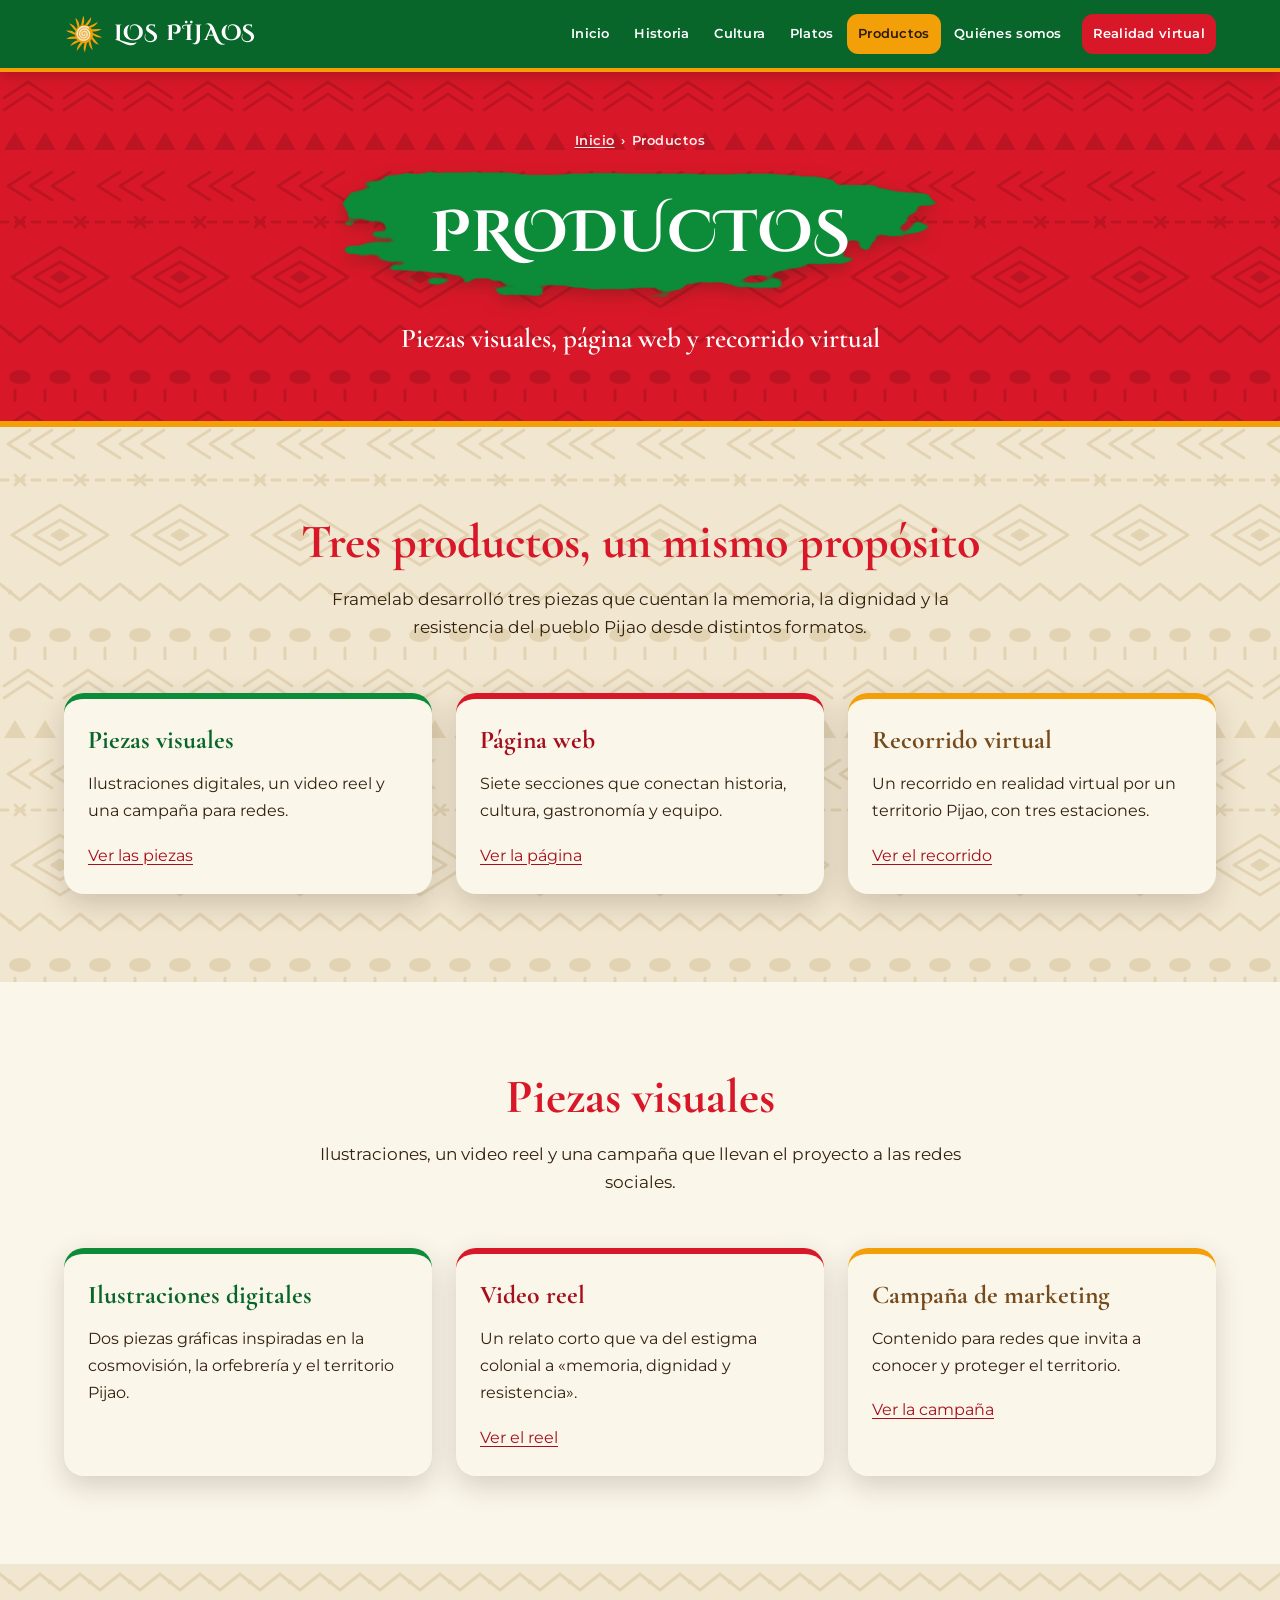
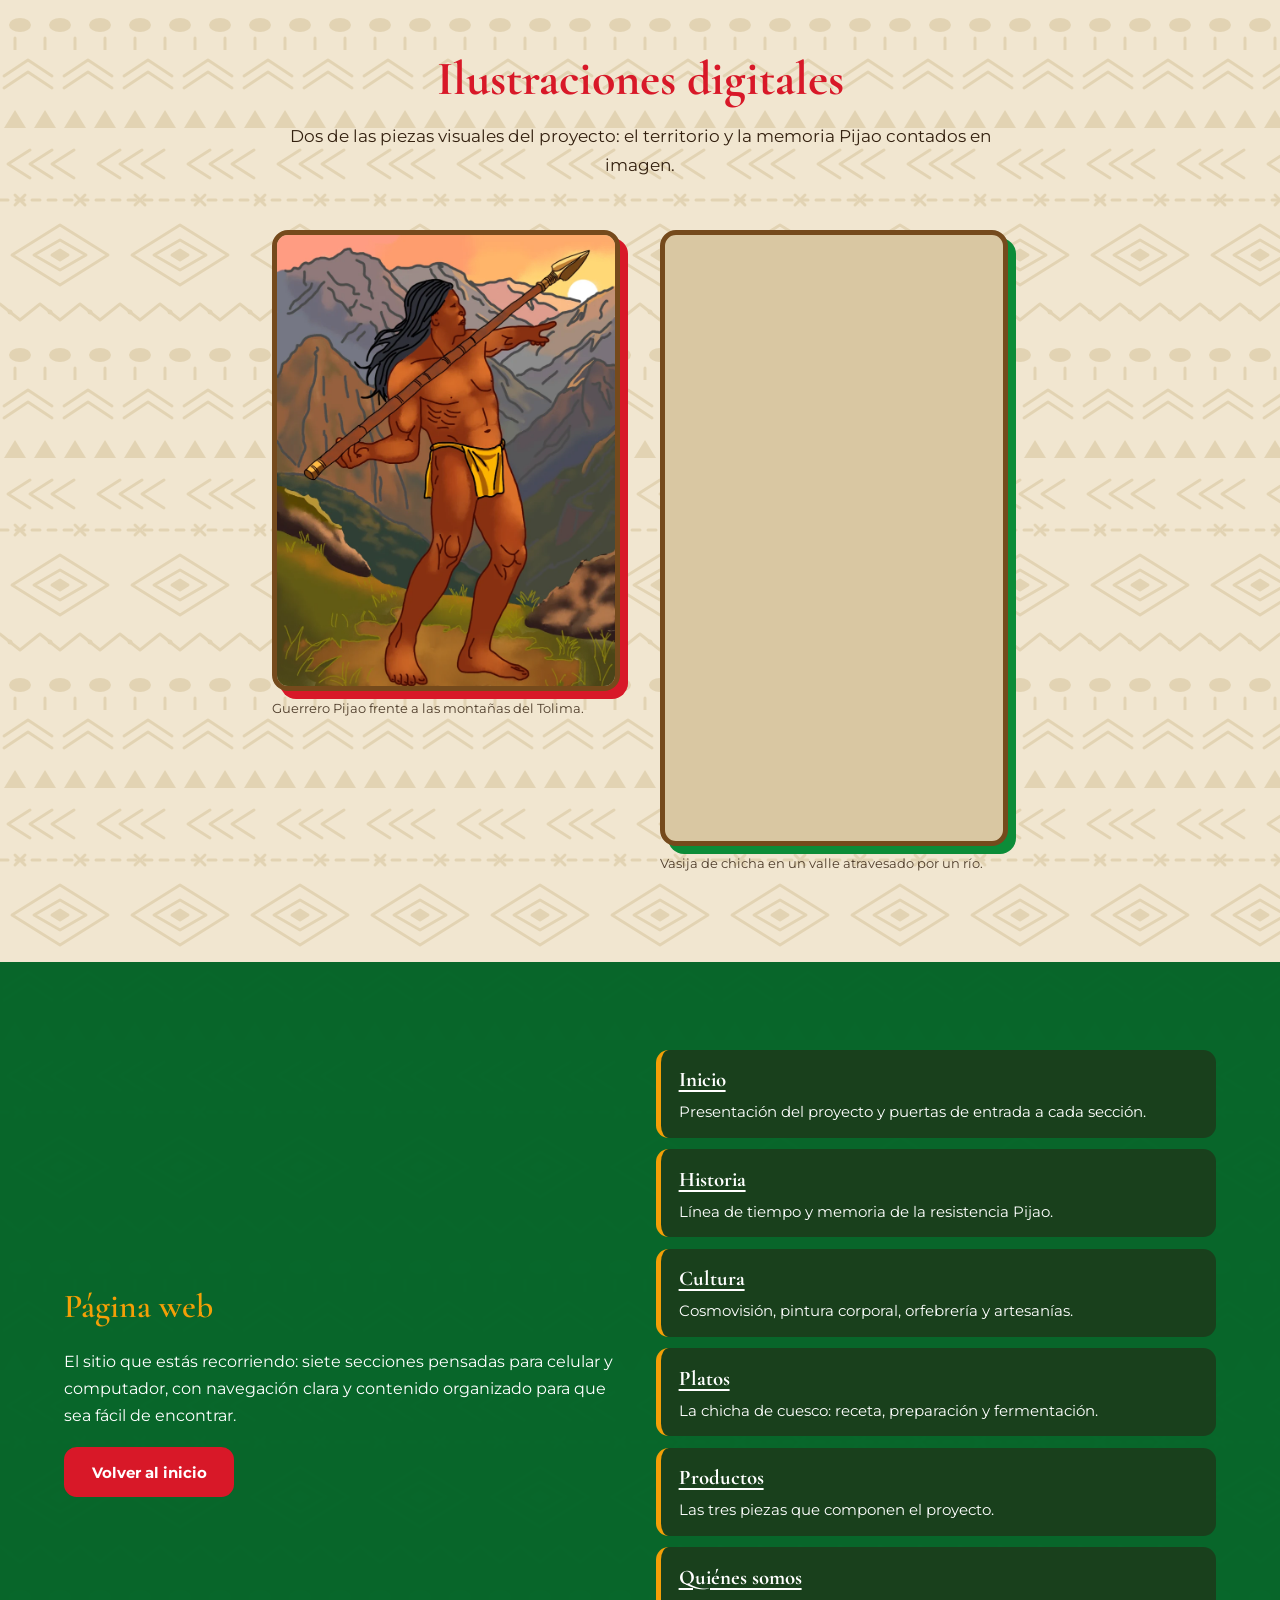
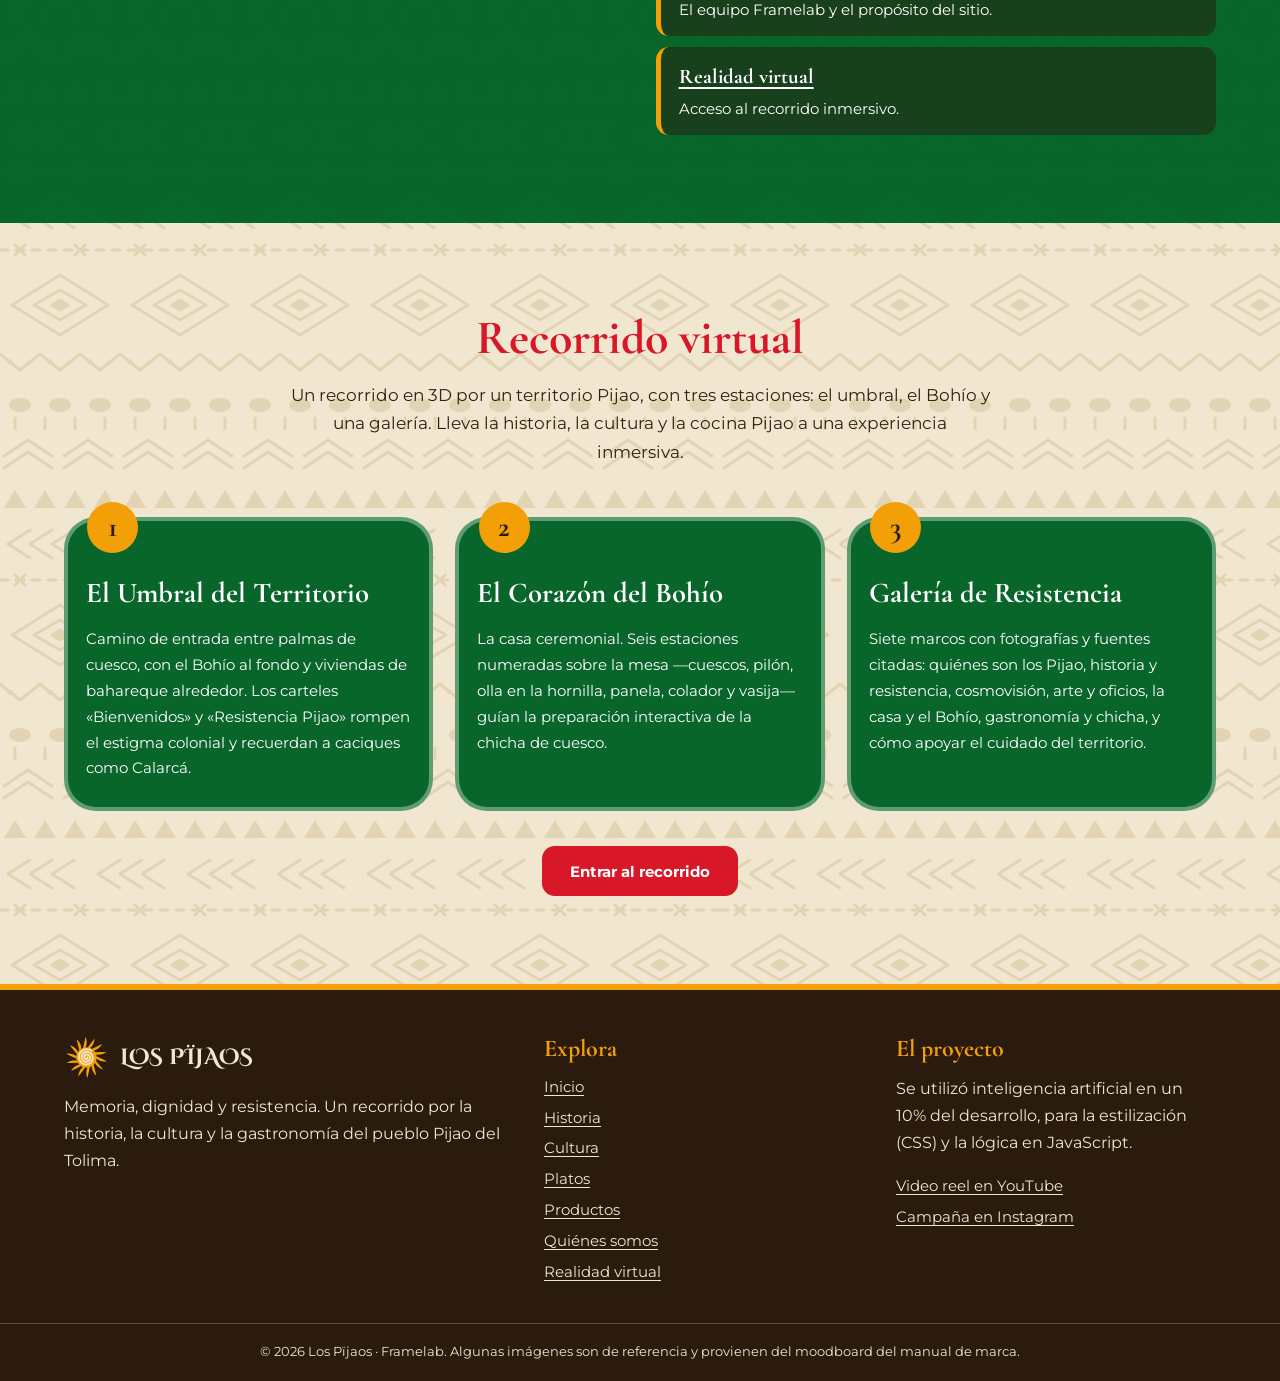
<file: products.html>
<!DOCTYPE html>
<html lang="es-CO">
<head>
  <meta charset="utf-8">
  <meta name="viewport" content="width=device-width, initial-scale=1">

  <title>Productos: piezas visuales, web y recorrido virtual | Los Pïjaos</title>
  <meta name="description" content="Los tres productos de Framelab: piezas visuales, página web y recorrido virtual sobre la memoria y la cultura del pueblo Pijao.">
  <meta name="author" content="Framelab">
  <meta name="robots" content="index, follow, max-image-preview:large">
  <meta name="theme-color" content="#08662a">
  <link rel="canonical" href="https://lospijaos.example/products.html">

  <meta property="og:type" content="website">
  <meta property="og:site_name" content="Los Pïjaos">
  <meta property="og:locale" content="es_CO">
  <meta property="og:title" content="Productos: piezas visuales, web y recorrido virtual | Los Pïjaos">
  <meta property="og:description" content="Los tres productos de Framelab: piezas visuales, página web y recorrido virtual sobre la memoria y la cultura del pueblo Pijao.">
  <meta property="og:url" content="https://lospijaos.example/products.html">
  <meta property="og:image" content="https://lospijaos.example/img/og-los-pijaos.jpg">
  <meta property="og:image:width" content="1200">
  <meta property="og:image:height" content="630">
  <meta property="og:image:alt" content="Los Pïjaos: memoria, dignidad y resistencia del pueblo Pijao">
  <meta name="twitter:card" content="summary_large_image">
  <meta name="twitter:title" content="Productos: piezas visuales, web y recorrido virtual | Los Pïjaos">
  <meta name="twitter:description" content="Los tres productos de Framelab: piezas visuales, página web y recorrido virtual sobre la memoria y la cultura del pueblo Pijao.">
  <meta name="twitter:image" content="https://lospijaos.example/img/og-los-pijaos.jpg">

  <link rel="icon" href="favicon.svg" type="image/svg+xml">
  <link rel="apple-touch-icon" href="img/apple-touch-icon.png">

  <link rel="preconnect" href="https://fonts.googleapis.com">
  <link rel="preconnect" href="https://fonts.gstatic.com" crossorigin>
  <link rel="stylesheet" href="https://fonts.googleapis.com/css2?family=Cinzel+Decorative:wght@400;700;900&family=Cormorant+Garamond:ital,wght@0,500;0,600;0,700;1,500&family=Montserrat:wght@400;500;600;700&display=swap">
  <link rel="stylesheet" href="css/styles.css">

  <script>document.documentElement.classList.add("js");</script>

  <script type="application/ld+json">
    {
      "@context": "https://schema.org",
      "@graph": [
        {
          "@type": "WebSite",
          "@id": "https://lospijaos.example/#website",
          "url": "https://lospijaos.example/",
          "name": "Los Pïjaos",
          "description": "Recorrido cultural por la historia, la cultura y la gastronomía del pueblo Pijao del Tolima.",
          "inLanguage": "es-CO",
          "publisher": {
            "@id": "https://lospijaos.example/#team"
          }
        },
        {
          "@type": "Organization",
          "@id": "https://lospijaos.example/#team",
          "name": "Framelab",
          "url": "https://lospijaos.example/whoweare.html",
          "logo": "https://lospijaos.example/img/sun-icon.svg",
          "description": "Equipo de trabajo creador del proyecto Los Pïjaos.",
          "member": [
            {
              "@type": "Person",
              "name": "William Aguilar"
            },
            {
              "@type": "Person",
              "name": "Jade Moreno"
            },
            {
              "@type": "Person",
              "name": "Virginia Leon"
            },
            {
              "@type": "Person",
              "name": "Axl Umaña"
            }
          ],
          "sameAs": [
            "https://youtube.com/shorts/yiJ5FKG4aVc",
            "https://www.instagram.com/p/DePXfq2hu8t/"
          ]
        },
        {
          "@type": "CollectionPage",
          "@id": "https://lospijaos.example/products.html#webpage",
          "url": "https://lospijaos.example/products.html",
          "name": "Productos: piezas visuales, página web y recorrido virtual | Los Pïjaos",
          "description": "Los tres productos de Framelab: piezas visuales, página web y recorrido virtual sobre la memoria y la cultura del pueblo Pijao.",
          "inLanguage": "es-CO",
          "isPartOf": {
            "@id": "https://lospijaos.example/#website"
          },
          "primaryImageOfPage": {
            "@type": "ImageObject",
            "url": "https://lospijaos.example/img/og-los-pijaos.jpg"
          },
          "dateModified": "2026-10-25"
        },
        {
          "@type": "BreadcrumbList",
          "itemListElement": [
            {
              "@type": "ListItem",
              "position": 1,
              "name": "Inicio",
              "item": "https://lospijaos.example/"
            },
            {
              "@type": "ListItem",
              "position": 2,
              "name": "Productos",
              "item": "https://lospijaos.example/products.html"
            }
          ]
        }
      ]
    }
  </script>
</head>
<body>
  <a class="skip-link" href="#main-content">Saltar al contenido</a>

  <header class="site-header">
    <div class="container site-header__bar">
      <a class="logo" href="index.html" aria-label="Los Pïjaos, ir al inicio">
        <img src="img/sun-icon.svg" alt="" width="40" height="40">
        <span>Los Pïjaos</span>
      </a>

      <button class="menu-toggle" type="button" aria-expanded="false" aria-controls="main-menu">
        <span class="menu-toggle__bars" aria-hidden="true"></span>
        <span class="menu-toggle__label">Menú</span>
      </button>

      <nav class="menu" id="main-menu" aria-label="Menú principal">
        <ul class="menu__list">
            <li><a class="menu__link" href="index.html">Inicio</a></li>
            <li><a class="menu__link" href="history.html">Historia</a></li>
            <li><a class="menu__link" href="culture.html">Cultura</a></li>
            <li><a class="menu__link" href="gastronomy.html">Platos</a></li>
            <li><a class="menu__link" href="products.html" aria-current="page">Productos</a></li>
            <li><a class="menu__link" href="whoweare.html">Quiénes somos</a></li>
            <li><a class="menu__link menu__link--highlight" href="virtual-reality.html">Realidad virtual</a></li>
        </ul>
      </nav>
    </div>
  </header>

  <main id="main-content" tabindex="-1">
    <div class="page-header page-header--red">
      <div class="container">
        <nav class="breadcrumbs" aria-label="Migas de pan">
          <ol>
            <li><a href="index.html">Inicio</a></li>
            <li aria-current="page">Productos</li>
          </ol>
        </nav>
        <div class="brush-title">
          <h1 class="brush-title__text">Productos</h1>
        </div>
        <p class="page-header__tagline">Piezas visuales, página web y recorrido virtual</p>
      </div>
    </div>

    <section class="section" aria-labelledby="heading-products">
      <div class="container">
        <div class="section-heading reveal">
          <h2 id="heading-products">Tres productos, un mismo propósito</h2>
          <p>Framelab desarrolló tres piezas que cuentan la memoria, la dignidad y la resistencia del pueblo Pijao desde distintos formatos.</p>
        </div>
        <div class="grid grid--3">
          <article class="info-card reveal">
            <h3>Piezas visuales</h3>
            <p>Ilustraciones digitales, un video reel y una campaña para redes.</p>
            <a href="#visual-pieces">Ver las piezas</a>
          </article>
          <article class="info-card info-card--red reveal">
            <h3>Página web</h3>
            <p>Siete secciones que conectan historia, cultura, gastronomía y equipo.</p>
            <a href="#web-page">Ver la página</a>
          </article>
          <article class="info-card info-card--orange reveal">
            <h3>Recorrido virtual</h3>
            <p>Un recorrido en realidad virtual por un territorio Pijao, con tres estaciones.</p>
            <a href="#virtual-tour">Ver el recorrido</a>
          </article>
        </div>
      </div>
    </section>

    <section class="section section--light" id="visual-pieces" aria-labelledby="heading-visual-pieces">
      <div class="container">
        <div class="section-heading reveal">
          <h2 id="heading-visual-pieces">Piezas visuales</h2>
          <p>Ilustraciones, un video reel y una campaña que llevan el proyecto a las redes sociales.</p>
        </div>
        <div class="grid grid--3">
          <article class="info-card reveal">
            <h3>Ilustraciones digitales</h3>
            <p>Dos piezas gráficas inspiradas en la cosmovisión, la orfebrería y el territorio Pijao.</p>
          </article>
          <article class="info-card info-card--red reveal">
            <h3>Video reel</h3>
            <p>Un relato corto que va del estigma colonial a «memoria, dignidad y resistencia».</p>
            <a href="https://youtube.com/shorts/yiJ5FKG4aVc" target="_blank" rel="noopener">Ver el reel<span class="sr-only"> en YouTube</span></a>
          </article>
          <article class="info-card info-card--orange reveal">
            <h3>Campaña de marketing</h3>
            <p>Contenido para redes que invita a conocer y proteger el territorio.</p>
            <a href="https://www.instagram.com/p/DePXfq2hu8t/" target="_blank" rel="noopener">Ver la campaña<span class="sr-only"> en Instagram</span></a>
          </article>
        </div>
      </div>
    </section>

    <section class="section" id="illustrations" aria-labelledby="heading-illustrations">
      <div class="container">
        <div class="section-heading reveal">
          <h2 id="heading-illustrations">Ilustraciones digitales</h2>
          <p>Dos de las piezas visuales del proyecto: el territorio y la memoria Pijao contados en imagen.</p>
        </div>
        <div class="illustrations">
          <figure class="framed-figure framed-figure--red reveal">
            <img src="img/visual-piece-1.webp" alt="Ilustración de un guerrero Pijao con una lanza al hombro, señalando hacia las montañas al atardecer" width="800" height="1067" loading="lazy" decoding="async">
            <figcaption>Guerrero Pijao frente a las montañas del Tolima.</figcaption>
          </figure>
          <figure class="framed-figure framed-figure--green reveal">
            <img src="img/visual-piece-2.webp" alt="Ilustración de una vasija de barro con chicha en un valle verde atravesado por un río" width="700" height="1254" loading="lazy" decoding="async">
            <figcaption>Vasija de chicha en un valle atravesado por un río.</figcaption>
          </figure>
        </div>
      </div>
    </section>

    <section class="section section--green" id="web-page" aria-labelledby="heading-web">
      <div class="container two-columns">
        <div class="reveal">
          <h2 class="subtitle title-yellow" id="heading-web">Página web</h2>
          <p>El sitio que estás recorriendo: siete secciones pensadas para celular y computador, con navegación clara y contenido organizado para que sea fácil de encontrar.</p>
          <a class="button" href="index.html">Volver al inicio</a>
        </div>
        <ul class="links-list reveal">
            <li><a href="index.html">Inicio</a><span>Presentación del proyecto y puertas de entrada a cada sección.</span></li>
            <li><a href="history.html">Historia</a><span>Línea de tiempo y memoria de la resistencia Pijao.</span></li>
            <li><a href="culture.html">Cultura</a><span>Cosmovisión, pintura corporal, orfebrería y artesanías.</span></li>
            <li><a href="gastronomy.html">Platos</a><span>La chicha de cuesco: receta, preparación y fermentación.</span></li>
            <li><a href="products.html">Productos</a><span>Las tres piezas que componen el proyecto.</span></li>
            <li><a href="whoweare.html">Quiénes somos</a><span>El equipo Framelab y el propósito del sitio.</span></li>
            <li><a href="virtual-reality.html">Realidad virtual</a><span>Acceso al recorrido inmersivo.</span></li>
        </ul>
      </div>
    </section>

    <section class="section" id="virtual-tour" aria-labelledby="heading-tour">
      <div class="container">
        <div class="section-heading reveal">
          <h2 id="heading-tour">Recorrido virtual</h2>
          <p>Un recorrido en 3D por un territorio Pijao, con tres estaciones: el umbral, el Bohío y una galería. Lleva la historia, la cultura y la cocina Pijao a una experiencia inmersiva.</p>
        </div>
        <ol class="rooms">
          <li class="room reveal">
            <span class="room__number" aria-hidden="true">1</span>
            <h3>El Umbral del Territorio</h3>
            <p>Camino de entrada entre palmas de cuesco, con el Bohío al fondo y viviendas de bahareque alrededor. Los carteles «Bienvenidos» y «Resistencia Pijao» rompen el estigma colonial y recuerdan a caciques como Calarcá.</p>
          </li>
          <li class="room reveal">
            <span class="room__number" aria-hidden="true">2</span>
            <h3>El Corazón del Bohío</h3>
            <p>La casa ceremonial. Seis estaciones numeradas sobre la mesa —cuescos, pilón, olla en la hornilla, panela, colador y vasija— guían la preparación interactiva de la chicha de cuesco.</p>
          </li>
          <li class="room reveal">
            <span class="room__number" aria-hidden="true">3</span>
            <h3>Galería de Resistencia</h3>
            <p>Siete marcos con fotografías y fuentes citadas: quiénes son los Pijao, historia y resistencia, cosmovisión, arte y oficios, la casa y el Bohío, gastronomía y chicha, y cómo apoyar el cuidado del territorio.</p>
          </li>
        </ol>
        <div class="button-group button-group--centered button-group--spaced">
          <a class="button" href="virtual-reality.html">Entrar al recorrido</a>
        </div>
      </div>
    </section>

  </main>

  <footer class="site-footer">
    <div class="container site-footer__grid">
      <div>
        <p class="site-footer__logo"><img src="img/sun-icon.svg" alt="" width="45" height="45" loading="lazy"> Los Pïjaos</p>
        <p>Memoria, dignidad y resistencia. Un recorrido por la historia, la cultura y la gastronomía del pueblo Pijao del Tolima.</p>
      </div>
      <nav aria-label="Mapa del sitio">
        <h2>Explora</h2>
        <ul class="site-footer__links">
          <li><a href="index.html">Inicio</a></li>
          <li><a href="history.html">Historia</a></li>
          <li><a href="culture.html">Cultura</a></li>
          <li><a href="gastronomy.html">Platos</a></li>
          <li><a href="products.html">Productos</a></li>
          <li><a href="whoweare.html">Quiénes somos</a></li>
          <li><a href="virtual-reality.html">Realidad virtual</a></li>
        </ul>
      </nav>
      <div>
        <h2>El proyecto</h2>
        <p>Se utilizó inteligencia artificial en un 10% del desarrollo, para la estilización (CSS) y la lógica en JavaScript.</p>
        <ul class="site-footer__links">
          <li><a href="https://youtube.com/shorts/yiJ5FKG4aVc" target="_blank" rel="noopener">Video reel en YouTube</a></li>
          <li><a href="https://www.instagram.com/p/DePXfq2hu8t/" target="_blank" rel="noopener">Campaña en Instagram</a></li>
        </ul>
      </div>
    </div>
    <div class="site-footer__legal">
      <div class="container">
        <p>© <span id="current-year">2026</span> Los Pïjaos · Framelab. Algunas imágenes son de referencia y provienen del moodboard del manual de marca.</p>
      </div>
    </div>
  </footer>

  <script src="js/main.js" defer></script>
</body>
</html>
</file>
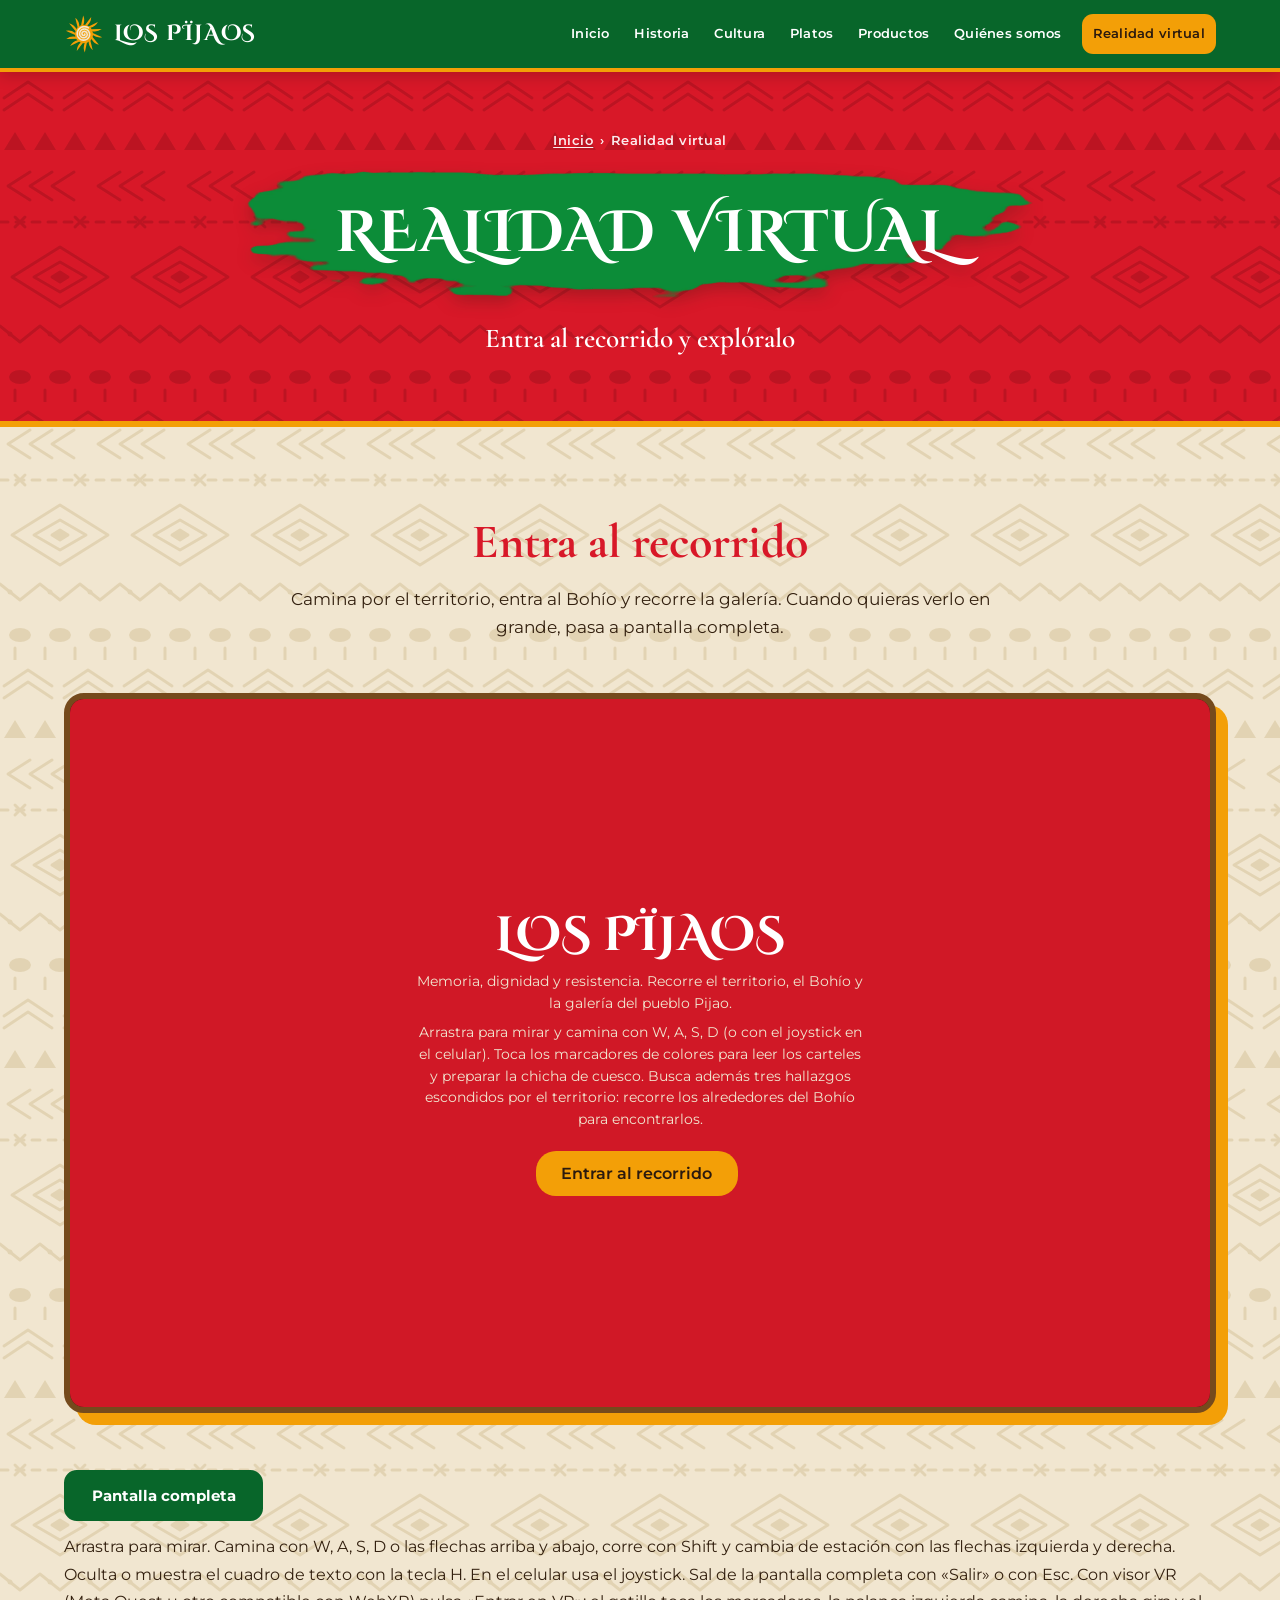
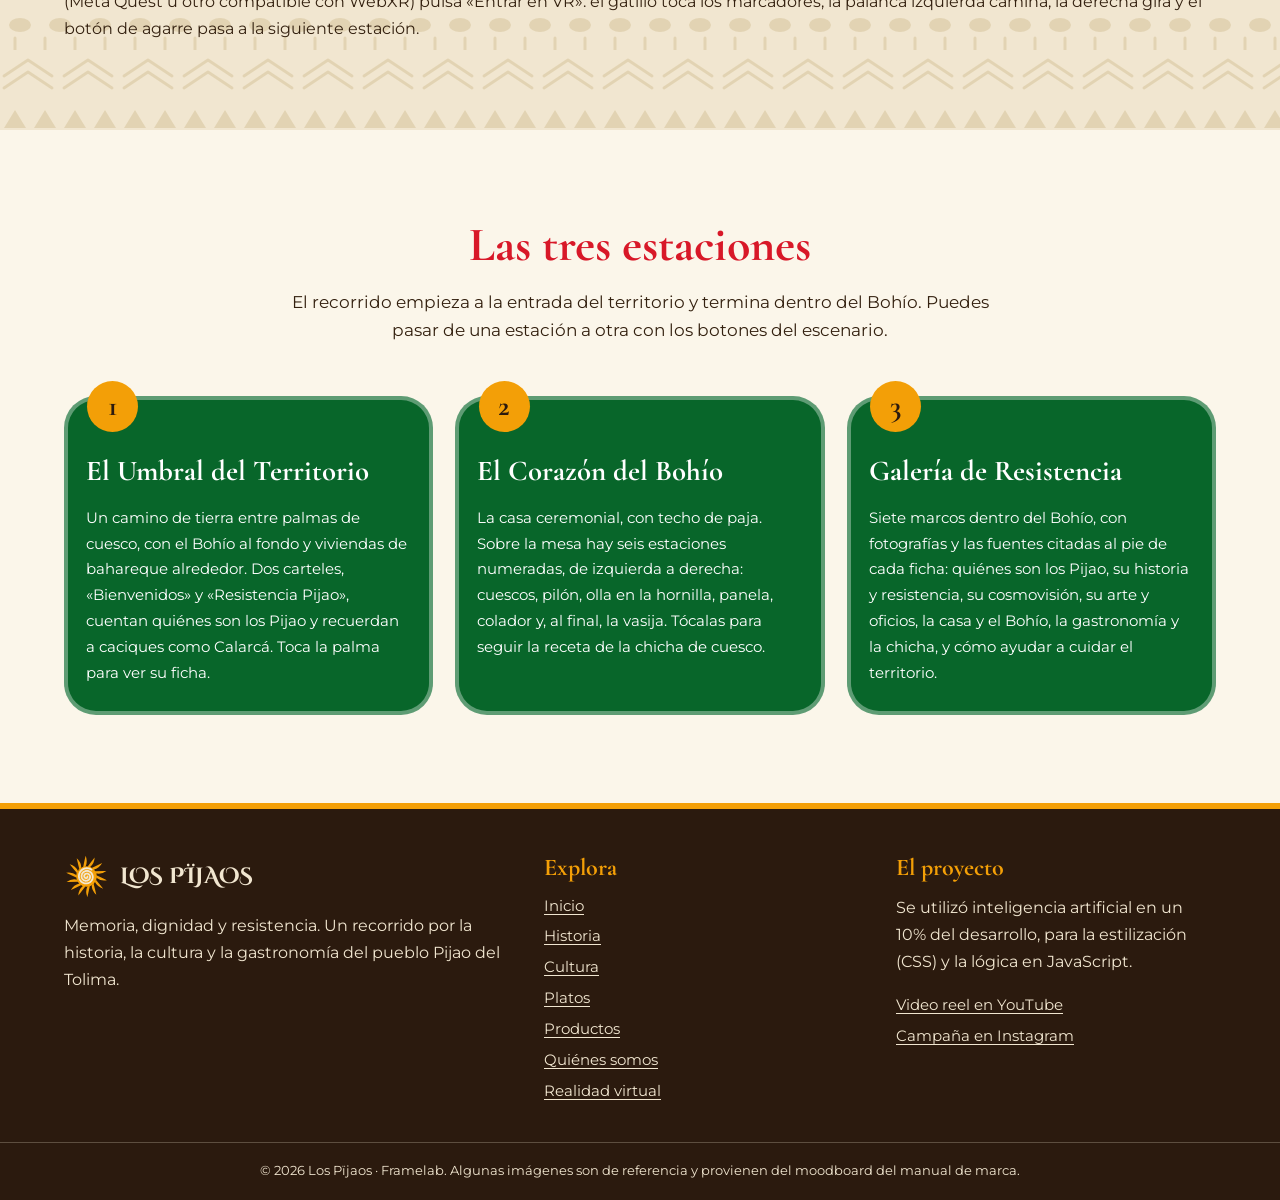
<file: virtual-reality.html>
<!DOCTYPE html>
<html lang="es-CO">
<head>
  <meta charset="utf-8">
  <meta name="viewport" content="width=device-width, initial-scale=1">

  <title>Realidad virtual: recorrido por el territorio Pijao | Los Pïjaos</title>
  <meta name="description" content="Recorrido 3D por un territorio Pijao: camina entre palmas de cuesco y viviendas de bahareque, entra al Bohío para preparar la chicha y recorre la galería de resistencia.">
  <meta name="author" content="Framelab">
  <meta name="robots" content="index, follow, max-image-preview:large">
  <meta name="theme-color" content="#08662a">
  <link rel="canonical" href="https://lospijaos.example/virtual-reality.html">

  <meta property="og:type" content="website">
  <meta property="og:site_name" content="Los Pïjaos">
  <meta property="og:locale" content="es_CO">
  <meta property="og:title" content="Realidad virtual: recorrido por el territorio Pijao | Los Pïjaos">
  <meta property="og:description" content="Recorrido 3D por un territorio Pijao: camina entre palmas de cuesco y viviendas de bahareque, entra al Bohío para preparar la chicha y recorre la galería de resistencia.">
  <meta property="og:url" content="https://lospijaos.example/virtual-reality.html">
  <meta property="og:image" content="https://lospijaos.example/img/og-los-pijaos.jpg">
  <meta property="og:image:width" content="1200">
  <meta property="og:image:height" content="630">
  <meta property="og:image:alt" content="Los Pïjaos: memoria, dignidad y resistencia del pueblo Pijao">
  <meta name="twitter:card" content="summary_large_image">
  <meta name="twitter:title" content="Realidad virtual: recorrido por el territorio Pijao | Los Pïjaos">
  <meta name="twitter:description" content="Recorrido 3D por un territorio Pijao: camina entre palmas de cuesco y viviendas de bahareque, entra al Bohío para preparar la chicha y recorre la galería de resistencia.">
  <meta name="twitter:image" content="https://lospijaos.example/img/og-los-pijaos.jpg">

  <link rel="icon" href="favicon.svg" type="image/svg+xml">
  <link rel="apple-touch-icon" href="img/apple-touch-icon.png">

  <link rel="preconnect" href="https://fonts.googleapis.com">
  <link rel="preconnect" href="https://fonts.gstatic.com" crossorigin>
  <link rel="stylesheet" href="https://fonts.googleapis.com/css2?family=Cinzel+Decorative:wght@400;700;900&family=Cormorant+Garamond:ital,wght@0,500;0,600;0,700;1,500&family=Montserrat:wght@400;500;600;700&display=swap">
  <link rel="stylesheet" href="css/styles.css">
  <link rel="stylesheet" href="css/vr.css">

  <script type="importmap">
    {
      "imports": {
        "three": "https://cdn.jsdelivr.net/npm/three@0.160.0/build/three.module.js",
        "three/addons/": "https://cdn.jsdelivr.net/npm/three@0.160.0/examples/jsm/"
      }
    }
  </script>

  <script>document.documentElement.classList.add("js");</script>

  <script type="application/ld+json">
    {
      "@context": "https://schema.org",
      "@graph": [
        {
          "@type": "WebSite",
          "@id": "https://lospijaos.example/#website",
          "url": "https://lospijaos.example/",
          "name": "Los Pïjaos",
          "description": "Recorrido cultural por la historia, la cultura y la gastronomía del pueblo Pijao del Tolima.",
          "inLanguage": "es-CO",
          "publisher": {
            "@id": "https://lospijaos.example/#team"
          }
        },
        {
          "@type": "Organization",
          "@id": "https://lospijaos.example/#team",
          "name": "Framelab",
          "url": "https://lospijaos.example/whoweare.html",
          "logo": "https://lospijaos.example/img/sun-icon.svg",
          "description": "Equipo de trabajo creador del proyecto Los Pïjaos.",
          "member": [
            {
              "@type": "Person",
              "name": "William Aguilar"
            },
            {
              "@type": "Person",
              "name": "Jade Moreno"
            },
            {
              "@type": "Person",
              "name": "Virginia Leon"
            },
            {
              "@type": "Person",
              "name": "Axl Umaña"
            }
          ],
          "sameAs": [
            "https://youtube.com/shorts/yiJ5FKG4aVc",
            "https://www.instagram.com/p/DePXfq2hu8t/"
          ]
        },
        {
          "@type": "WebPage",
          "@id": "https://lospijaos.example/virtual-reality.html#webpage",
          "url": "https://lospijaos.example/virtual-reality.html",
          "name": "Realidad virtual: recorrido inmersivo | Los Pïjaos",
          "description": "Recorrido 3D por un territorio Pijao: camina entre palmas de cuesco y viviendas de bahareque, entra al Bohío para preparar la chicha y recorre la galería de resistencia.",
          "inLanguage": "es-CO",
          "isPartOf": {
            "@id": "https://lospijaos.example/#website"
          },
          "primaryImageOfPage": {
            "@type": "ImageObject",
            "url": "https://lospijaos.example/img/og-los-pijaos.jpg"
          },
          "dateModified": "2026-10-25"
        },
        {
          "@type": "BreadcrumbList",
          "itemListElement": [
            {
              "@type": "ListItem",
              "position": 1,
              "name": "Inicio",
              "item": "https://lospijaos.example/"
            },
            {
              "@type": "ListItem",
              "position": 2,
              "name": "Realidad virtual",
              "item": "https://lospijaos.example/virtual-reality.html"
            }
          ]
        }
      ]
    }
  </script>
</head>
<body>
  <a class="skip-link" href="#main-content">Saltar al contenido</a>

  <header class="site-header">
    <div class="container site-header__bar">
      <a class="logo" href="index.html" aria-label="Los Pïjaos, ir al inicio">
        <img src="img/sun-icon.svg" alt="" width="40" height="40">
        <span>Los Pïjaos</span>
      </a>

      <button class="menu-toggle" type="button" aria-expanded="false" aria-controls="main-menu">
        <span class="menu-toggle__bars" aria-hidden="true"></span>
        <span class="menu-toggle__label">Menú</span>
      </button>

      <nav class="menu" id="main-menu" aria-label="Menú principal">
        <ul class="menu__list">
            <li><a class="menu__link" href="index.html">Inicio</a></li>
            <li><a class="menu__link" href="history.html">Historia</a></li>
            <li><a class="menu__link" href="culture.html">Cultura</a></li>
            <li><a class="menu__link" href="gastronomy.html">Platos</a></li>
            <li><a class="menu__link" href="products.html">Productos</a></li>
            <li><a class="menu__link" href="whoweare.html">Quiénes somos</a></li>
            <li><a class="menu__link menu__link--highlight" href="virtual-reality.html" aria-current="page">Realidad virtual</a></li>
        </ul>
      </nav>
    </div>
  </header>

  <main id="main-content" tabindex="-1">
    <div class="page-header page-header--red">
      <div class="container">
        <nav class="breadcrumbs" aria-label="Migas de pan">
          <ol>
            <li><a href="index.html">Inicio</a></li>
            <li aria-current="page">Realidad virtual</li>
          </ol>
        </nav>
        <div class="brush-title">
          <h1 class="brush-title__text">Realidad virtual</h1>
        </div>
        <p class="page-header__tagline">Entra al recorrido y explóralo</p>
      </div>
    </div>

    <section class="section" aria-labelledby="heading-stage">
      <div class="container">
        <div class="section-heading reveal">
          <h2 id="heading-stage">Entra al recorrido</h2>
          <p>Camina por el territorio, entra al Bohío y recorre la galería. Cuando quieras verlo en grande, pasa a pantalla completa.</p>
        </div>
        <div class="stage reveal" id="vr-stage" role="region" aria-label="Escenario 3D del recorrido virtual" tabindex="0">
          <button class="button button--outline stage__exit" type="button" id="exit-button">Salir</button>

          <div id="intro">
            <p class="vr-intro__title">Los Pïjaos</p>
            <p>Memoria, dignidad y resistencia. Recorre el territorio, el Bohío y la galería del pueblo Pijao.</p>
            <p>Arrastra para mirar y camina con W, A, S, D (o con el joystick en el celular). Toca los marcadores de colores para leer los carteles y preparar la chicha de cuesco. Busca además tres hallazgos escondidos por el territorio: recorre los alrededores del Bohío para encontrarlos.</p>
            <button type="button" id="entrar">Entrar al recorrido</button>
          </div>

          <div id="top">Los Pïjaos<span>Recorrido virtual</span></div>
          <div class="vr-tools">
            <button type="button" id="narrar">🔊 Narrar</button>
            <button type="button" id="sonido" aria-pressed="true">🔊 Sonido</button>
          </div>
          <div id="card" aria-live="polite"><div class="banda"></div><button type="button" id="plegar" aria-label="Ocultar texto">–</button><div id="tag"></div><h3 id="titulo">Estación</h3><div id="texto"></div></div>
          <nav id="nav" aria-label="Estaciones del recorrido"><button type="button" id="prev">◀ Anterior</button><span id="dots"></span><button type="button" id="next">Siguiente ▶</button></nav>
          <div id="aviso" role="status"></div>
          <div id="joy"><div id="knob"></div></div>
          <div id="modal" hidden><div class="box"><div class="banda"></div><button type="button" id="cerrar" aria-label="Cerrar">✕</button><h3 id="m-titulo">Ficha</h3><div id="m-cuerpo"></div></div></div>
        </div>
        <p class="stage__status" id="scene-status" role="status" aria-live="polite"></p>
        <div class="stage-controls">
          <button class="button button--green" type="button" id="fullscreen-button">Pantalla completa</button>
          <span>Arrastra para mirar. Camina con W, A, S, D o las flechas arriba y abajo, corre con Shift y cambia de estación con las flechas izquierda y derecha. Oculta o muestra el cuadro de texto con la tecla H. En el celular usa el joystick. Sal de la pantalla completa con «Salir» o con Esc. Con visor VR (Meta Quest u otro compatible con WebXR) pulsa «Entrar en VR»: el gatillo toca los marcadores, la palanca izquierda camina, la derecha gira y el botón de agarre pasa a la siguiente estación.</span>
        </div>
        <noscript>
          <p class="notice">Para ver el escenario 3D necesitas activar JavaScript en tu navegador.</p>
        </noscript>
      </div>
    </section>

    <section class="section section--light" aria-labelledby="heading-stations">
      <div class="container">
        <div class="section-heading reveal">
          <h2 id="heading-stations">Las tres estaciones</h2>
          <p>El recorrido empieza a la entrada del territorio y termina dentro del Bohío. Puedes pasar de una estación a otra con los botones del escenario.</p>
        </div>
        <ol class="rooms">
          <li class="room reveal">
            <span class="room__number" aria-hidden="true">1</span>
            <h3>El Umbral del Territorio</h3>
            <p>Un camino de tierra entre palmas de cuesco, con el Bohío al fondo y viviendas de bahareque alrededor. Dos carteles, «Bienvenidos» y «Resistencia Pijao», cuentan quiénes son los Pijao y recuerdan a caciques como Calarcá. Toca la palma para ver su ficha.</p>
          </li>
          <li class="room reveal">
            <span class="room__number" aria-hidden="true">2</span>
            <h3>El Corazón del Bohío</h3>
            <p>La casa ceremonial, con techo de paja. Sobre la mesa hay seis estaciones numeradas, de izquierda a derecha: cuescos, pilón, olla en la hornilla, panela, colador y, al final, la vasija. Tócalas para seguir la receta de la chicha de cuesco.</p>
          </li>
          <li class="room reveal">
            <span class="room__number" aria-hidden="true">3</span>
            <h3>Galería de Resistencia</h3>
            <p>Siete marcos dentro del Bohío, con fotografías y las fuentes citadas al pie de cada ficha: quiénes son los Pijao, su historia y resistencia, su cosmovisión, su arte y oficios, la casa y el Bohío, la gastronomía y la chicha, y cómo ayudar a cuidar el territorio.</p>
          </li>
        </ol>
      </div>
    </section>

  </main>

  <footer class="site-footer">
    <div class="container site-footer__grid">
      <div>
        <p class="site-footer__logo"><img src="img/sun-icon.svg" alt="" width="45" height="45" loading="lazy"> Los Pïjaos</p>
        <p>Memoria, dignidad y resistencia. Un recorrido por la historia, la cultura y la gastronomía del pueblo Pijao del Tolima.</p>
      </div>
      <nav aria-label="Mapa del sitio">
        <h2>Explora</h2>
        <ul class="site-footer__links">
          <li><a href="index.html">Inicio</a></li>
          <li><a href="history.html">Historia</a></li>
          <li><a href="culture.html">Cultura</a></li>
          <li><a href="gastronomy.html">Platos</a></li>
          <li><a href="products.html">Productos</a></li>
          <li><a href="whoweare.html">Quiénes somos</a></li>
          <li><a href="virtual-reality.html">Realidad virtual</a></li>
        </ul>
      </nav>
      <div>
        <h2>El proyecto</h2>
        <p>Se utilizó inteligencia artificial en un 10% del desarrollo, para la estilización (CSS) y la lógica en JavaScript.</p>
        <ul class="site-footer__links">
          <li><a href="https://youtube.com/shorts/yiJ5FKG4aVc" target="_blank" rel="noopener">Video reel en YouTube</a></li>
          <li><a href="https://www.instagram.com/p/DePXfq2hu8t/" target="_blank" rel="noopener">Campaña en Instagram</a></li>
        </ul>
      </div>
    </div>
    <div class="site-footer__legal">
      <div class="container">
        <p>© <span id="current-year">2026</span> Los Pïjaos · Framelab. Algunas imágenes son de referencia y provienen del moodboard del manual de marca.</p>
      </div>
    </div>
  </footer>

  <script src="js/main.js" defer></script>
  <script type="module" src="js/virtual-reality.js"></script>
</body>
</html>
</file>
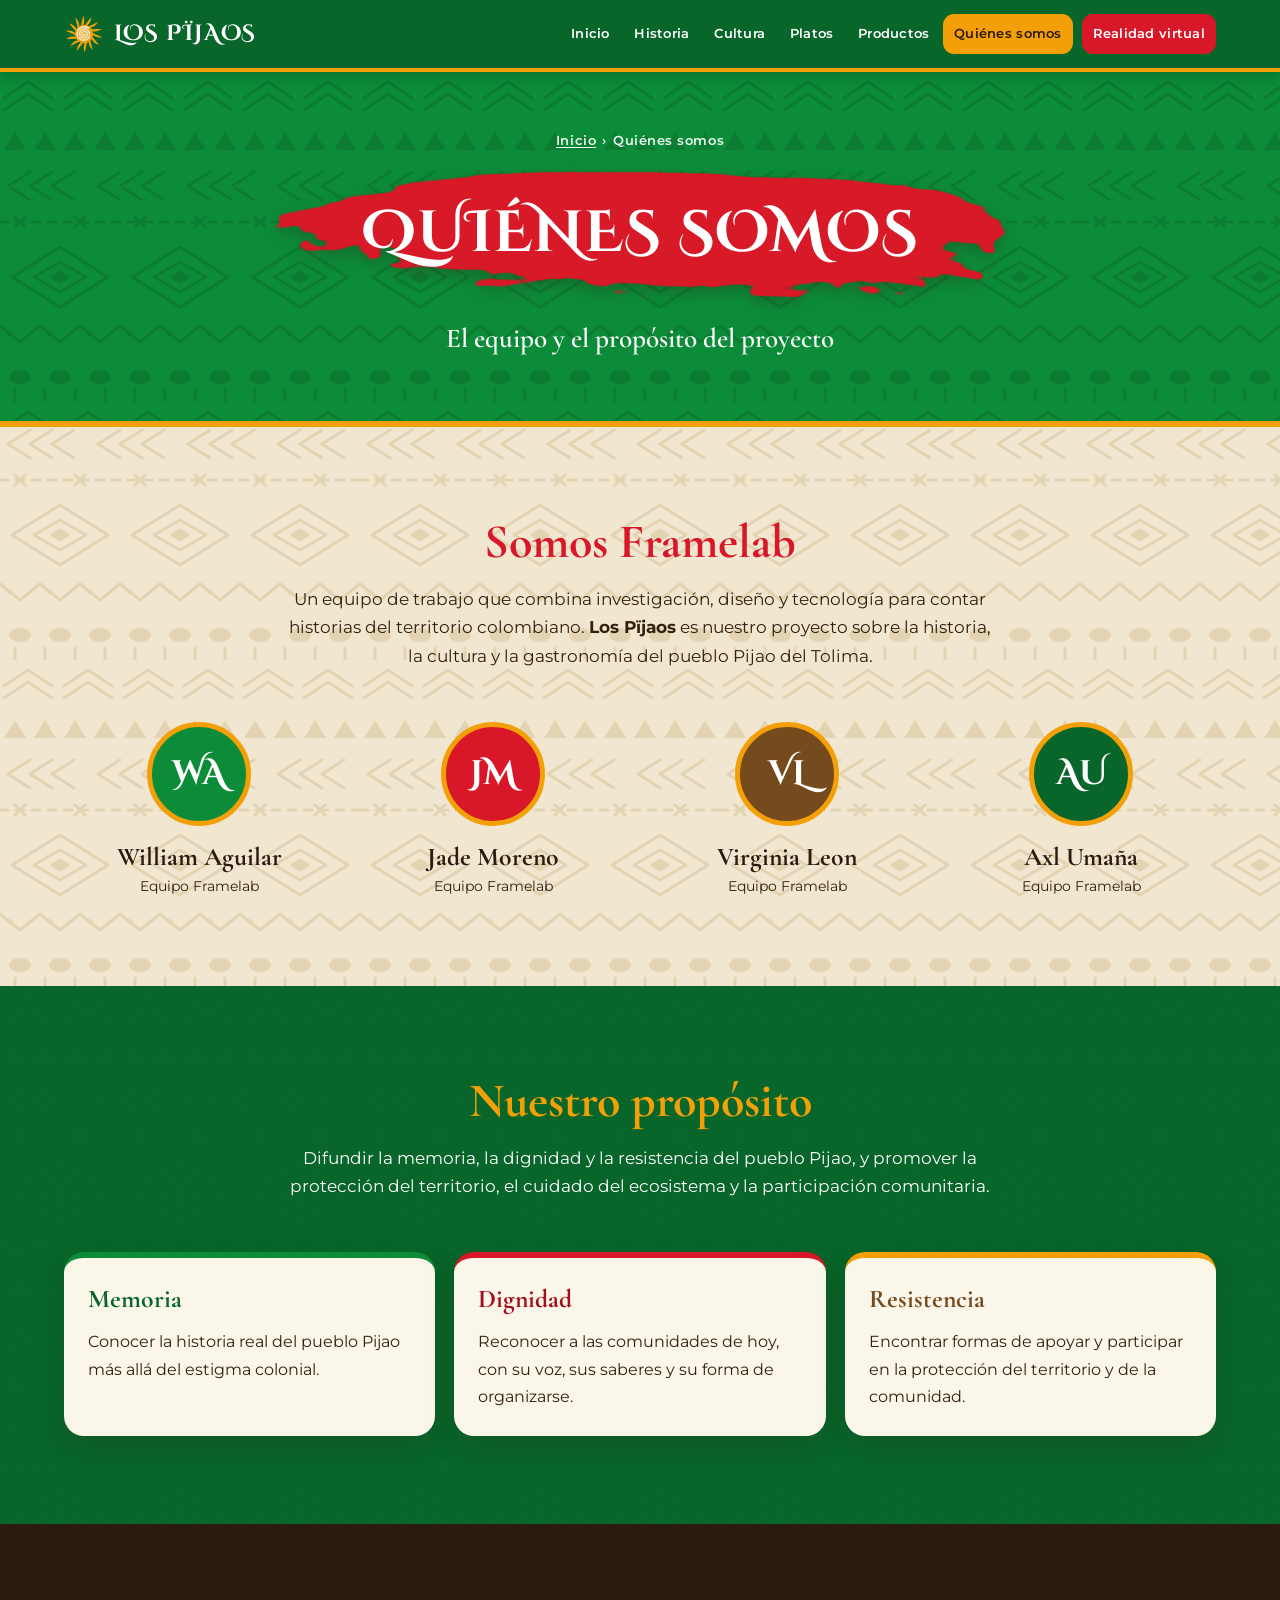
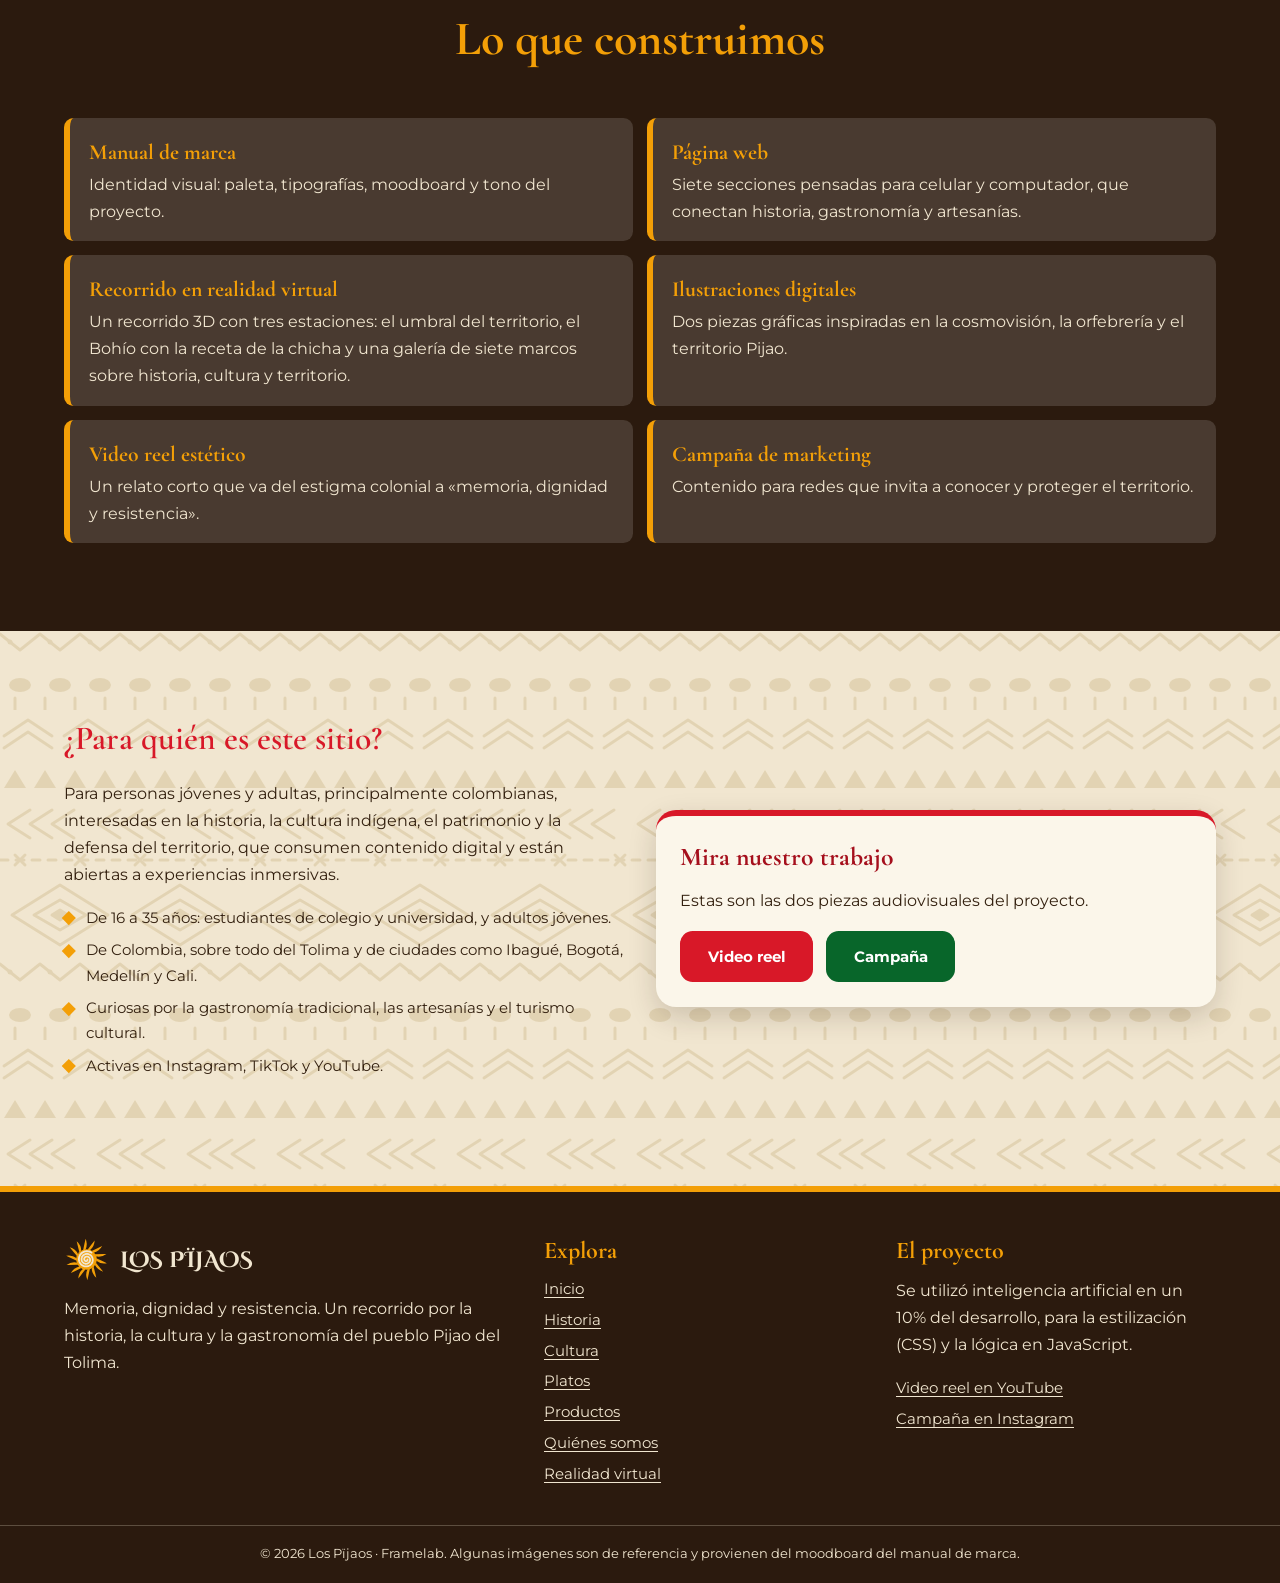
<file: whoweare.html>
<!DOCTYPE html>
<html lang="es-CO">
<head>
  <meta charset="utf-8">
  <meta name="viewport" content="width=device-width, initial-scale=1">

  <title>Quiénes somos: el equipo Framelab y Los Pïjaos</title>
  <meta name="description" content="Framelab es el equipo detrás de Los Pïjaos: un proyecto de memoria, dignidad y resistencia sobre el pueblo Pijao del Tolima.">
  <meta name="author" content="Framelab">
  <meta name="robots" content="index, follow, max-image-preview:large">
  <meta name="theme-color" content="#08662a">
  <link rel="canonical" href="https://lospijaos.example/whoweare.html">

  <meta property="og:type" content="website">
  <meta property="og:site_name" content="Los Pïjaos">
  <meta property="og:locale" content="es_CO">
  <meta property="og:title" content="Quiénes somos: el equipo Framelab y Los Pïjaos">
  <meta property="og:description" content="Framelab es el equipo detrás de Los Pïjaos: un proyecto de memoria, dignidad y resistencia sobre el pueblo Pijao del Tolima.">
  <meta property="og:url" content="https://lospijaos.example/whoweare.html">
  <meta property="og:image" content="https://lospijaos.example/img/og-los-pijaos.jpg">
  <meta property="og:image:width" content="1200">
  <meta property="og:image:height" content="630">
  <meta property="og:image:alt" content="Los Pïjaos: memoria, dignidad y resistencia del pueblo Pijao">
  <meta name="twitter:card" content="summary_large_image">
  <meta name="twitter:title" content="Quiénes somos: el equipo Framelab y Los Pïjaos">
  <meta name="twitter:description" content="Framelab es el equipo detrás de Los Pïjaos: un proyecto de memoria, dignidad y resistencia sobre el pueblo Pijao del Tolima.">
  <meta name="twitter:image" content="https://lospijaos.example/img/og-los-pijaos.jpg">

  <link rel="icon" href="favicon.svg" type="image/svg+xml">
  <link rel="apple-touch-icon" href="img/apple-touch-icon.png">

  <link rel="preconnect" href="https://fonts.googleapis.com">
  <link rel="preconnect" href="https://fonts.gstatic.com" crossorigin>
  <link rel="stylesheet" href="https://fonts.googleapis.com/css2?family=Cinzel+Decorative:wght@400;700;900&family=Cormorant+Garamond:ital,wght@0,500;0,600;0,700;1,500&family=Montserrat:wght@400;500;600;700&display=swap">
  <link rel="stylesheet" href="css/styles.css">

  <script>document.documentElement.classList.add("js");</script>

  <script type="application/ld+json">
    {
      "@context": "https://schema.org",
      "@graph": [
        {
          "@type": "WebSite",
          "@id": "https://lospijaos.example/#website",
          "url": "https://lospijaos.example/",
          "name": "Los Pïjaos",
          "description": "Recorrido cultural por la historia, la cultura y la gastronomía del pueblo Pijao del Tolima.",
          "inLanguage": "es-CO",
          "publisher": {
            "@id": "https://lospijaos.example/#team"
          }
        },
        {
          "@type": "Organization",
          "@id": "https://lospijaos.example/#team",
          "name": "Framelab",
          "url": "https://lospijaos.example/whoweare.html",
          "logo": "https://lospijaos.example/img/sun-icon.svg",
          "description": "Equipo de trabajo creador del proyecto Los Pïjaos.",
          "member": [
            {
              "@type": "Person",
              "name": "William Aguilar"
            },
            {
              "@type": "Person",
              "name": "Jade Moreno"
            },
            {
              "@type": "Person",
              "name": "Virginia Leon"
            },
            {
              "@type": "Person",
              "name": "Axl Umaña"
            }
          ],
          "sameAs": [
            "https://youtube.com/shorts/yiJ5FKG4aVc",
            "https://www.instagram.com/p/DePXfq2hu8t/"
          ]
        },
        {
          "@type": "AboutPage",
          "@id": "https://lospijaos.example/whoweare.html#webpage",
          "url": "https://lospijaos.example/whoweare.html",
          "name": "Quiénes somos: el equipo Framelab | Los Pïjaos",
          "description": "Framelab es el equipo detrás de Los Pïjaos: un proyecto de memoria, dignidad y resistencia sobre el pueblo Pijao del Tolima.",
          "inLanguage": "es-CO",
          "isPartOf": {
            "@id": "https://lospijaos.example/#website"
          },
          "primaryImageOfPage": {
            "@type": "ImageObject",
            "url": "https://lospijaos.example/img/og-los-pijaos.jpg"
          },
          "dateModified": "2026-10-25",
          "mainEntity": {
            "@id": "https://lospijaos.example/#team"
          }
        },
        {
          "@type": "BreadcrumbList",
          "itemListElement": [
            {
              "@type": "ListItem",
              "position": 1,
              "name": "Inicio",
              "item": "https://lospijaos.example/"
            },
            {
              "@type": "ListItem",
              "position": 2,
              "name": "Quiénes somos",
              "item": "https://lospijaos.example/whoweare.html"
            }
          ]
        }
      ]
    }
  </script>
</head>
<body>
  <a class="skip-link" href="#main-content">Saltar al contenido</a>

  <header class="site-header">
    <div class="container site-header__bar">
      <a class="logo" href="index.html" aria-label="Los Pïjaos, ir al inicio">
        <img src="img/sun-icon.svg" alt="" width="40" height="40">
        <span>Los Pïjaos</span>
      </a>

      <button class="menu-toggle" type="button" aria-expanded="false" aria-controls="main-menu">
        <span class="menu-toggle__bars" aria-hidden="true"></span>
        <span class="menu-toggle__label">Menú</span>
      </button>

      <nav class="menu" id="main-menu" aria-label="Menú principal">
        <ul class="menu__list">
            <li><a class="menu__link" href="index.html">Inicio</a></li>
            <li><a class="menu__link" href="history.html">Historia</a></li>
            <li><a class="menu__link" href="culture.html">Cultura</a></li>
            <li><a class="menu__link" href="gastronomy.html">Platos</a></li>
            <li><a class="menu__link" href="products.html">Productos</a></li>
            <li><a class="menu__link" href="whoweare.html" aria-current="page">Quiénes somos</a></li>
            <li><a class="menu__link menu__link--highlight" href="virtual-reality.html">Realidad virtual</a></li>
        </ul>
      </nav>
    </div>
  </header>

  <main id="main-content" tabindex="-1">
    <div class="page-header">
      <div class="container">
        <nav class="breadcrumbs" aria-label="Migas de pan">
          <ol>
            <li><a href="index.html">Inicio</a></li>
            <li aria-current="page">Quiénes somos</li>
          </ol>
        </nav>
        <div class="brush-title brush-title--red">
          <h1 class="brush-title__text">Quiénes somos</h1>
        </div>
        <p class="page-header__tagline">El equipo y el propósito del proyecto</p>
      </div>
    </div>

    <section class="section" aria-labelledby="heading-framelab">
      <div class="container">
        <div class="section-heading reveal">
          <h2 id="heading-framelab">Somos Framelab</h2>
          <p>Un equipo de trabajo que combina investigación, diseño y tecnología para contar historias del territorio colombiano. <strong>Los Pïjaos</strong> es nuestro proyecto sobre la historia, la cultura y la gastronomía del pueblo Pijao del Tolima.</p>
        </div>
        <ul class="grid grid--4 plain-list">
          <li class="member reveal">
            <div class="member__initials" aria-hidden="true">WA</div>
            <h3>William Aguilar</h3>
            <p>Equipo Framelab</p>
          </li>
          <li class="member reveal">
            <div class="member__initials" aria-hidden="true">JM</div>
            <h3>Jade Moreno</h3>
            <p>Equipo Framelab</p>
          </li>
          <li class="member reveal">
            <div class="member__initials" aria-hidden="true">VL</div>
            <h3>Virginia Leon</h3>
            <p>Equipo Framelab</p>
          </li>
          <li class="member reveal">
            <div class="member__initials" aria-hidden="true">AU</div>
            <h3>Axl Umaña</h3>
            <p>Equipo Framelab</p>
          </li>
        </ul>
      </div>
    </section>

    <section class="section section--green" aria-labelledby="heading-purpose">
      <div class="container">
        <div class="section-heading reveal">
          <h2 id="heading-purpose">Nuestro propósito</h2>
          <p>Difundir la memoria, la dignidad y la resistencia del pueblo Pijao, y promover la protección del territorio, el cuidado del ecosistema y la participación comunitaria.</p>
        </div>
        <div class="values">
          <article class="info-card reveal">
            <h3>Memoria</h3>
            <p>Conocer la historia real del pueblo Pijao más allá del estigma colonial.</p>
          </article>
          <article class="info-card info-card--red reveal">
            <h3>Dignidad</h3>
            <p>Reconocer a las comunidades de hoy, con su voz, sus saberes y su forma de organizarse.</p>
          </article>
          <article class="info-card info-card--orange reveal">
            <h3>Resistencia</h3>
            <p>Encontrar formas de apoyar y participar en la protección del territorio y de la comunidad.</p>
          </article>
        </div>
      </div>
    </section>

    <section class="section section--earth" aria-labelledby="heading-built">
      <div class="container">
        <div class="section-heading reveal">
          <h2 id="heading-built">Lo que construimos</h2>
        </div>
        <ul class="deliverables reveal">
          <li><strong>Manual de marca</strong>Identidad visual: paleta, tipografías, moodboard y tono del proyecto.</li>
          <li><strong>Página web</strong>Siete secciones pensadas para celular y computador, que conectan historia, gastronomía y artesanías.</li>
          <li><strong>Recorrido en realidad virtual</strong>Un recorrido 3D con tres estaciones: el umbral del territorio, el Bohío con la receta de la chicha y una galería de siete marcos sobre historia, cultura y territorio.</li>
          <li><strong>Ilustraciones digitales</strong>Dos piezas gráficas inspiradas en la cosmovisión, la orfebrería y el territorio Pijao.</li>
          <li><strong>Video reel estético</strong>Un relato corto que va del estigma colonial a «memoria, dignidad y resistencia».</li>
          <li><strong>Campaña de marketing</strong>Contenido para redes que invita a conocer y proteger el territorio.</li>
        </ul>
      </div>
    </section>

    <section class="section" aria-labelledby="heading-audience">
      <div class="container two-columns">
        <div class="reveal">
          <h2 class="subtitle" id="heading-audience">¿Para quién es este sitio?</h2>
          <p>Para personas jóvenes y adultas, principalmente colombianas, interesadas en la historia, la cultura indígena, el patrimonio y la defensa del territorio, que consumen contenido digital y están abiertas a experiencias inmersivas.</p>
          <ul class="data-list">
            <li>De 16 a 35 años: estudiantes de colegio y universidad, y adultos jóvenes.</li>
            <li>De Colombia, sobre todo del Tolima y de ciudades como Ibagué, Bogotá, Medellín y Cali.</li>
            <li>Curiosas por la gastronomía tradicional, las artesanías y el turismo cultural.</li>
            <li>Activas en Instagram, TikTok y YouTube.</li>
          </ul>
        </div>
        <div class="info-card info-card--red reveal">
          <h3>Mira nuestro trabajo</h3>
          <p>Estas son las dos piezas audiovisuales del proyecto.</p>
          <div class="button-group">
            <a class="button" href="https://youtube.com/shorts/yiJ5FKG4aVc" target="_blank" rel="noopener">Video reel</a>
            <a class="button button--green" href="https://www.instagram.com/p/DePXfq2hu8t/" target="_blank" rel="noopener">Campaña</a>
          </div>
        </div>
      </div>
      </section>

  </main>

  <footer class="site-footer">
    <div class="container site-footer__grid">
      <div>
        <p class="site-footer__logo"><img src="img/sun-icon.svg" alt="" width="45" height="45" loading="lazy"> Los Pïjaos</p>
        <p>Memoria, dignidad y resistencia. Un recorrido por la historia, la cultura y la gastronomía del pueblo Pijao del Tolima.</p>
      </div>
      <nav aria-label="Mapa del sitio">
        <h2>Explora</h2>
        <ul class="site-footer__links">
          <li><a href="index.html">Inicio</a></li>
          <li><a href="history.html">Historia</a></li>
          <li><a href="culture.html">Cultura</a></li>
          <li><a href="gastronomy.html">Platos</a></li>
          <li><a href="products.html">Productos</a></li>
          <li><a href="whoweare.html">Quiénes somos</a></li>
          <li><a href="virtual-reality.html">Realidad virtual</a></li>
        </ul>
      </nav>
      <div>
        <h2>El proyecto</h2>
        <p>Se utilizó inteligencia artificial en un 10% del desarrollo, para la estilización (CSS) y la lógica en JavaScript.</p>
        <ul class="site-footer__links">
          <li><a href="https://youtube.com/shorts/yiJ5FKG4aVc" target="_blank" rel="noopener">Video reel en YouTube</a></li>
          <li><a href="https://www.instagram.com/p/DePXfq2hu8t/" target="_blank" rel="noopener">Campaña en Instagram</a></li>
        </ul>
      </div>
    </div>
    <div class="site-footer__legal">
      <div class="container">
        <p>© <span id="current-year">2026</span> Los Pïjaos · Framelab. Algunas imágenes son de referencia y provienen del moodboard del manual de marca.</p>
      </div>
    </div>
  </footer>

  <script src="js/main.js" defer></script>
</body>
</html>
</file>
<file: css/styles.css>
:root {
  --green: #0c8c38;
  --green-dark: #08662a;
  --red: #d81828;
  --red-dark: #a50f1c;
  --yellow: #f39f07;
  --ochre: #e8b86a;

  --cream: #f1e6d0;
  --cream-light: #fbf6ea;
  --sand: #d9c7a2;
  --earth: #754a1c;
  --brown-dark: #2b1a0e;
  --text: #33200f;

  --font-titles: "Cinzel Decorative", "Cinzel", Georgia, serif;
  --font-subtitles: "Cormorant Garamond", Georgia, "Times New Roman", serif;
  --font-text: "Montserrat", system-ui, -apple-system, "Segoe UI", Roboto, sans-serif;

  --radius: 1.25rem;
  --shadow: 0 10px 28px rgba(43, 26, 14, 0.18);
  --max-width: 72rem;
  --menu-height: 4.25rem;
}

*,
*::before,
*::after {
  box-sizing: border-box;
}

html {
  scroll-behavior: smooth;
  scroll-padding-top: calc(var(--menu-height) + 1rem);
  -webkit-text-size-adjust: 100%;
}

body {
  margin: 0;
  font-family: var(--font-text);
  font-size: 1rem;
  line-height: 1.7;
  color: var(--text);
  background-color: var(--cream);
  background-image: url("../img/pattern-cream.svg");
}

img,
svg,
video {
  max-width: 100%;
  height: auto;
  display: block;
}

h1,
h2,
h3,
h4 {
  margin: 0 0 0.6em;
  line-height: 1.15;
  font-weight: 700;
}

p {
  margin: 0 0 1.1em;
}

ul,
ol {
  margin: 0 0 1.2em;
  padding-left: 1.25em;
}

a {
  color: var(--red-dark);
  text-underline-offset: 0.18em;
}

a:hover {
  color: var(--red);
}

:focus-visible {
  outline: 3px solid var(--yellow);
  outline-offset: 3px;
  border-radius: 4px;
}

figure {
  margin: 0;
}

figcaption {
  font-size: 0.82rem;
  line-height: 1.5;
  opacity: 0.85;
  padding-top: 0.5rem;
}

address {
  font-style: normal;
}

.container {
  width: min(100% - 2rem, var(--max-width));
  margin-inline: auto;
}

.sr-only {
  position: absolute;
  width: 1px;
  height: 1px;
  margin: -1px;
  padding: 0;
  overflow: hidden;
  clip: rect(0 0 0 0);
  white-space: nowrap;
  border: 0;
}

.skip-link {
  position: absolute;
  left: 1rem;
  top: -4rem;
  z-index: 100;
  padding: 0.7rem 1.1rem;
  background: var(--yellow);
  color: var(--brown-dark);
  font-weight: 700;
  border-radius: 0 0 0.6rem 0.6rem;
  text-decoration: none;
}

.skip-link:focus {
  top: 0;
}

.text-center {
  text-align: center;
}

.subtitle {
  font-family: var(--font-subtitles);
  font-weight: 600;
  font-size: clamp(1.5rem, 3.4vw, 2.1rem);
  color: var(--red);
  line-height: 1.2;
}

.site-header {
  position: sticky;
  top: 0;
  z-index: 50;
  background: var(--green-dark);
  color: #fff;
  border-bottom: 4px solid var(--yellow);
  box-shadow: 0 4px 14px rgba(0, 0, 0, 0.18);
}

.site-header__bar {
  display: flex;
  align-items: center;
  justify-content: space-between;
  min-height: var(--menu-height);
  gap: 1rem;
}

.logo {
  display: inline-flex;
  align-items: center;
  gap: 0.6rem;
  color: #fff;
  text-decoration: none;
  font-family: var(--font-titles);
  font-size: 1.35rem;
  font-weight: 700;
  letter-spacing: 0.04em;
  text-transform: uppercase;
}

.logo:hover {
  color: #fff;
}

.logo img {
  width: 2.5rem;
  height: 2.5rem;
}

.menu-toggle {
  display: inline-flex;
  align-items: center;
  gap: 0.55rem;
  padding: 0.55rem 0.9rem;
  font: 600 0.85rem var(--font-text);
  color: #fff;
  background: transparent;
  border: 2px solid rgba(255, 255, 255, 0.7);
  border-radius: 999px;
  cursor: pointer;
}

.menu-toggle__bars,
.menu-toggle__bars::before,
.menu-toggle__bars::after {
  display: block;
  width: 1.1rem;
  height: 2px;
  background: currentColor;
  border-radius: 2px;
  transition: transform 0.2s ease, opacity 0.2s ease;
}

.menu-toggle__bars {
  position: relative;
}

.menu-toggle__bars::before,
.menu-toggle__bars::after {
  content: "";
  position: absolute;
  left: 0;
}

.menu-toggle__bars::before {
  top: -6px;
}

.menu-toggle__bars::after {
  top: 6px;
}

.menu-toggle[aria-expanded="true"] .menu-toggle__bars {
  background: transparent;
}

.menu-toggle[aria-expanded="true"] .menu-toggle__bars::before {
  transform: translateY(6px) rotate(45deg);
}

.menu-toggle[aria-expanded="true"] .menu-toggle__bars::after {
  transform: translateY(-6px) rotate(-45deg);
}

.menu {
  display: none;
  position: absolute;
  top: 100%;
  left: 0;
  right: 0;
  padding: 0.75rem 1rem 1.25rem;
  background: var(--green-dark);
  border-bottom: 4px solid var(--yellow);
}

.menu.is-abierto {
  display: block;
}

.menu__list {
  display: grid;
  gap: 0.25rem;
  margin: 0;
  padding: 0;
  list-style: none;
}

.menu__link {
  display: block;
  padding: 0.8rem 1rem;
  color: #fff;
  font-weight: 600;
  font-size: 0.95rem;
  text-decoration: none;
  border-radius: 0.7rem;
}

.menu__link:hover {
  background: rgba(255, 255, 255, 0.12);
  color: #fff;
}

.menu__link[aria-current="page"] {
  background: var(--yellow);
  color: var(--brown-dark);
}

.menu__link--highlight {
  background: var(--red);
  text-align: center;
  margin-top: 0.4rem;
}

.menu__link--highlight:hover {
  background: var(--red-dark);
}

.button {
  display: inline-flex;
  align-items: center;
  justify-content: center;
  gap: 0.5rem;
  padding: 0.85rem 1.6rem;
  font: 700 0.95rem var(--font-text);
  text-decoration: none;
  color: #fff;
  background: var(--red);
  border: 2px solid var(--red);
  border-radius: 0.8rem;
  cursor: pointer;
  transition: transform 0.15s ease, background 0.15s ease, box-shadow 0.15s ease;
}

.button:hover {
  background: var(--red-dark);
  border-color: var(--red-dark);
  color: #fff;
  transform: translateY(-2px);
  box-shadow: 0 8px 18px rgba(165, 15, 28, 0.3);
}

.button--green {
  background: var(--green-dark);
  border-color: var(--green-dark);
}

.button--green:hover {
  background: var(--brown-dark);
  border-color: var(--brown-dark);
}

.button--outline {
  background: transparent;
  color: var(--green-dark);
  border-color: var(--green-dark);
}

.button--outline:hover {
  background: var(--green-dark);
  border-color: var(--green-dark);
}

.button--light {
  background: var(--cream);
  color: var(--brown-dark);
  border-color: var(--cream);
}

.button--light:hover {
  background: #fff;
  border-color: #fff;
  color: var(--brown-dark);
  box-shadow: 0 8px 18px rgba(0, 0, 0, 0.25);
}

.button-group {
  display: flex;
  flex-wrap: wrap;
  gap: 0.8rem;
}

.brush-title {
  display: inline-block;
  min-width: min(100%, 16rem);
  padding: clamp(1.1rem, 3.2vw, 2.1rem) clamp(2.4rem, 7vw, 5.5rem);
  color: #fff;
  background: url("../img/brush-green.webp") center / 100% 100% no-repeat;
  filter: drop-shadow(0 6px 8px rgba(43, 26, 14, 0.28));
}

.brush-title--red {
  background-image: url("../img/brush-red.webp");
}

.brush-title--orange {
  background-image: url("../img/brush-orange.webp");
  color: var(--brown-dark);
}

.brush-title__text {
  margin: 0;
  font-family: var(--font-titles);
  font-weight: 700;
  font-size: clamp(1.9rem, 6.4vw, 3.6rem);
  line-height: 1.05;
  letter-spacing: 0.02em;
  text-transform: uppercase;
  text-align: center;
  overflow-wrap: anywhere;
}

.hero {
  position: relative;
  padding-block: clamp(2.5rem, 7vw, 5rem);
  overflow: hidden;
}

.hero__grid {
  display: grid;
  gap: 2.5rem;
  align-items: center;
}

.tag {
  display: inline-block;
  margin-bottom: 1rem;
  padding: 0.3rem 0.9rem;
  font-size: 0.78rem;
  font-weight: 700;
  letter-spacing: 0.08em;
  text-transform: uppercase;
  color: var(--brown-dark);
  background: var(--yellow);
  border-radius: 999px;
}

.hero__title {
  font-family: var(--font-titles);
  font-size: clamp(2.2rem, 7.4vw, 4.4rem);
  text-transform: uppercase;
  color: var(--red);
  letter-spacing: 0.01em;
  margin-bottom: 0.45em;
}

.hero__text {
  max-width: 34rem;
  font-size: 1.12rem;
}

.hero__image {
  position: relative;
  padding: 0 0 2.2rem 1.5rem;
}

.photo-frame {
  position: relative;
  z-index: 1;
  border: 6px solid var(--earth);
  border-radius: 1.5rem 1.5rem 1.5rem 6rem;
  background: var(--sand);
  overflow: hidden;
  box-shadow: 14px 14px 0 var(--red);
}

.photo-frame img {
  width: 100%;
  aspect-ratio: 4 / 3;
  object-fit: cover;
}

.hero__gold-piece {
  position: absolute;
  left: 0.2rem;
  bottom: 0;
  z-index: 2;
  width: 5.2rem;
  filter: drop-shadow(0 8px 10px rgba(43, 26, 14, 0.35));
}

.hero__sun {
  position: absolute;
  right: -0.8rem;
  top: -1.6rem;
  z-index: 2;
  width: 5rem;
  animation: spin 40s linear infinite;
}

@keyframes spin {
  to {
    transform: rotate(360deg);
  }
}

.with-fret {
  position: relative;
}

.with-fret::after {
  content: "";
  position: absolute;
  top: 0;
  right: 0;
  bottom: 0;
  width: 0.9rem;
  background: url("../img/fret-orange.png") 0 0 / 98px 108px repeat-y;
  display: none;
}

.page-header {
  position: relative;
  padding-block: clamp(2rem, 6vw, 3.6rem) clamp(2.4rem, 6vw, 4rem);
  text-align: center;
  background-color: var(--green);
  background-image: url("../img/pattern-green.svg");
  border-bottom: 6px solid var(--yellow);
}

.page-header--red {
  background-color: var(--red);
  background-image: url("../img/pattern-red.svg");
}

.page-header--ochre {
  background-color: var(--ochre);
  background-image: url("../img/pattern-ochre.svg");
}

.page-header--cream {
  background-color: var(--cream);
  background-image: url("../img/pattern-cream.svg");
}

.page-header__tagline {
  max-width: 40rem;
  margin: 1.4rem auto 0;
  font-family: var(--font-subtitles);
  font-weight: 600;
  font-size: clamp(1.25rem, 3vw, 1.7rem);
  line-height: 1.35;
  color: #fff;
}

.page-header--ochre .page-header__tagline,
.page-header--cream .page-header__tagline {
  color: var(--brown-dark);
}

.breadcrumbs {
  margin-bottom: 1.2rem;
  font-size: 0.8rem;
  font-weight: 600;
  letter-spacing: 0.04em;
  color: rgba(255, 255, 255, 0.92);
}

.page-header--ochre .breadcrumbs,
.page-header--cream .breadcrumbs {
  color: var(--brown-dark);
}

.breadcrumbs ol {
  display: flex;
  justify-content: center;
  flex-wrap: wrap;
  gap: 0.4rem;
  margin: 0;
  padding: 0;
  list-style: none;
}

.breadcrumbs li + li::before {
  content: "›";
  margin-right: 0.4rem;
}

.breadcrumbs a {
  color: inherit;
}

.section {
  position: relative;
  padding-block: clamp(3rem, 7vw, 5.5rem);
}

.section--light {
  background: var(--cream-light);
}

.section--green,
.section--red {
  isolation: isolate;
  overflow: hidden;
  color: #fff;
}

.section--green {
  background-color: var(--green-dark);
}

.section--red {
  background-color: var(--red);
}

.section--green::before,
.section--red::before {
  content: "";
  position: absolute;
  inset: 0;
  z-index: -1;
  opacity: 0.28;
}

.section--green::before {
  background-image: url("../img/pattern-green.svg");
}

.section--red::before {
  background-image: url("../img/pattern-red.svg");
}

.section--ochre {
  background-color: var(--ochre);
  background-image: url("../img/pattern-ochre.svg");
}

.section--earth {
  color: var(--cream);
  background: var(--brown-dark);
}

.section--green a:not(.button),
.section--red a:not(.button),
.section--earth a:not(.button) {
  color: #fff;
}

.section-heading {
  max-width: 44rem;
  margin: 0 auto clamp(2rem, 5vw, 3.2rem);
  text-align: center;
}

.section-heading h2 {
  font-family: var(--font-subtitles);
  font-size: clamp(2rem, 5vw, 3rem);
  color: var(--red);
  margin-bottom: 0.3em;
}

.section--green .section-heading h2,
.section--earth .section-heading h2 {
  color: var(--yellow);
}

.section--red .section-heading h2,
.section--red .title-yellow {
  color: #fff;
}

.section-heading p {
  font-size: 1.05rem;
}

.grid {
  display: grid;
  gap: 1.5rem;
}

.two-columns {
  display: grid;
  gap: 2rem;
  align-items: center;
}

.card {
  display: flex;
  flex-direction: column;
  overflow: hidden;
  background: var(--cream-light);
  color: var(--text);
  border: 1px solid rgba(117, 74, 28, 0.25);
  border-radius: var(--radius);
  box-shadow: var(--shadow);
  transition: transform 0.2s ease, box-shadow 0.2s ease;
}

a.tarjeta {
  text-decoration: none;
}

a.tarjeta:hover {
  transform: translateY(-5px);
  box-shadow: 0 16px 34px rgba(43, 26, 14, 0.26);
  color: var(--text);
}

.card__image {
  width: 100%;
  aspect-ratio: 16 / 10;
  object-fit: cover;
  border-bottom: 5px solid var(--green);
}

.card--red .card__image {
  border-bottom-color: var(--red);
}

.card--orange .card__image {
  border-bottom-color: var(--yellow);
}

.card__body {
  display: flex;
  flex: 1;
  flex-direction: column;
  padding: 1.3rem 1.4rem 1.5rem;
}

.card__title {
  margin-bottom: 0.35em;
  font-family: var(--font-subtitles);
  font-size: 1.7rem;
  color: var(--green-dark);
}

.card--red .card__title {
  color: var(--red-dark);
}

.card--orange .card__title {
  color: var(--earth);
}

.card__text {
  flex: 1;
  font-size: 0.95rem;
}

.card__link {
  font-weight: 700;
  font-size: 0.9rem;
  color: var(--red-dark);
}

.info-card {
  padding: 1.6rem 1.5rem;
  background: var(--cream-light);
  color: var(--text);
  border-radius: var(--radius);
  border-top: 6px solid var(--green);
  box-shadow: var(--shadow);
}

.info-card--red {
  border-top-color: var(--red);
}

.info-card--orange {
  border-top-color: var(--yellow);
}

.info-card h3 {
  font-family: var(--font-subtitles);
  font-size: 1.6rem;
  color: var(--green-dark);
}

.info-card--red h3 {
  color: var(--red-dark);
}

.info-card--orange h3 {
  color: var(--earth);
}

.info-card p:last-child,
.info-card ul:last-child {
  margin-bottom: 0;
}

.info-card__icon {
  width: 3.2rem;
  height: 3.2rem;
  margin-bottom: 0.8rem;
}

.framed-figure img {
  width: 100%;
  border: 5px solid var(--earth);
  border-radius: 1rem;
  box-shadow: 8px 8px 0 var(--yellow);
  background: var(--sand);
}

.framed-figure--red img {
  box-shadow: 8px 8px 0 var(--red);
}

.framed-figure--green img {
  box-shadow: 8px 8px 0 var(--green);
}

.section--green figcaption,
.section--red figcaption,
.section--earth figcaption {
  color: inherit;
}

.video-card {
  display: grid;
  gap: 1.2rem;
  align-items: center;
  padding: 1.2rem;
  background: var(--cream-light);
  color: var(--text);
  border-radius: var(--radius);
  border: 3px solid var(--red);
}

.video-card img {
  width: 9rem;
  margin-inline: auto;
  border: 4px solid var(--red);
  border-radius: 0.8rem;
}

.video-card h3 {
  font-family: var(--font-subtitles);
  font-size: 1.7rem;
  color: var(--red-dark);
}

.stats {
  display: grid;
  gap: 1.6rem;
  margin: 0;
  padding: 0;
  list-style: none;
  text-align: center;
}

.stat__number {
  display: block;
  font-family: var(--font-titles);
  font-weight: 700;
  font-size: clamp(2.3rem, 7vw, 3.6rem);
  line-height: 1.1;
  color: var(--yellow);
}

.stat__text {
  display: block;
  max-width: 18rem;
  margin: 0.3rem auto 0;
  font-size: 0.95rem;
}

.source-note {
  margin: 2rem 0 0;
  font-size: 0.8rem;
  text-align: center;
  opacity: 0.85;
}

.timeline {
  position: relative;
  max-width: 50rem;
  margin: 0 auto;
  padding: 0 0 0 2.4rem;
  list-style: none;
}

.timeline::before {
  content: "";
  position: absolute;
  left: 0.7rem;
  top: 0.5rem;
  bottom: 0.5rem;
  width: 4px;
  border-radius: 4px;
  background: linear-gradient(var(--green), var(--yellow) 55%, var(--red));
}

.milestone {
  position: relative;
  margin-bottom: 2.2rem;
}

.milestone:last-child {
  margin-bottom: 0;
}

.milestone::before {
  content: "";
  position: absolute;
  left: -2.45rem;
  top: 0.15rem;
  width: 1.7rem;
  height: 1.7rem;
  background: var(--earth);
  clip-path: polygon(50% 0, 62% 14%, 80% 7%, 83% 27%, 100% 33%, 90% 50%, 100% 67%, 83% 73%, 80% 93%, 62% 86%, 50% 100%, 38% 86%, 20% 93%, 17% 73%, 0 67%, 10% 50%, 0 33%, 17% 27%, 20% 7%, 38% 14%);
}

.milestone__era {
  display: block;
  margin-bottom: 0.2rem;
  font-family: var(--font-titles);
  font-weight: 700;
  font-size: 1.15rem;
  color: var(--red);
}

.milestone__title {
  font-family: var(--font-subtitles);
  font-size: 1.75rem;
  color: var(--green-dark);
  margin-bottom: 0.25em;
}

.milestone p {
  margin-bottom: 0;
}

.pull-quote {
  position: relative;
  max-width: 46rem;
  margin: 0 auto;
  padding: 2rem 1.6rem 1.8rem;
  font-family: var(--font-subtitles);
  font-size: clamp(1.4rem, 3.4vw, 2rem);
  font-weight: 600;
  line-height: 1.35;
  text-align: center;
  border: 3px solid var(--yellow);
  border-radius: var(--radius);
}

.culture-block {
  display: grid;
  gap: 1.8rem;
  align-items: center;
  margin-bottom: clamp(2.5rem, 6vw, 4.5rem);
}

.culture-block:last-child {
  margin-bottom: 0;
}

.culture-block h2 {
  font-family: var(--font-subtitles);
  font-size: clamp(2rem, 4.6vw, 2.8rem);
  color: var(--red);
}

.culture-block__gold {
  width: 8rem;
  margin-inline: auto;
  padding: 1.2rem;
  background: var(--brown-dark);
  border-radius: var(--radius);
  border: 5px solid var(--yellow);
}

.gallery {
  display: grid;
  gap: 1rem;
  grid-template-columns: 1fr;
}

.gallery img {
  width: 100%;
  height: 100%;
  min-height: 12rem;
  object-fit: cover;
  border: 4px solid var(--cream);
  border-radius: 1rem;
}

.quick-facts {
  display: grid;
  gap: 1rem;
  margin: 0;
}

.quick-facts div {
  padding: 1rem 1.2rem;
  background: rgba(43, 26, 14, 0.62);
  border-left: 5px solid var(--yellow);
  border-radius: 0.6rem;
}

.quick-facts dt {
  font-family: var(--font-subtitles);
  font-size: 1.35rem;
  font-weight: 700;
  color: var(--yellow);
}

.quick-facts dd {
  margin: 0;
  font-size: 0.95rem;
}

.ingredients {
  display: grid;
  gap: 1.2rem;
  margin: 0;
  padding: 0;
  list-style: none;
}

.ingredient {
  height: 100%;
  background: var(--sand);
  border-radius: var(--radius);
  border: 2px solid transparent;
  transition: border-color 0.2s ease, background 0.2s ease;
}

.ingredient label {
  display: block;
  height: 100%;
  padding: 1.5rem 1.4rem;
  cursor: pointer;
}

.ingredient input {
  position: absolute;
  opacity: 0;
}

.ingredient__name {
  display: flex;
  align-items: center;
  gap: 0.7rem;
  margin-bottom: 0.5rem;
  font-family: var(--font-subtitles);
  font-size: 1.5rem;
  font-weight: 700;
  line-height: 1.2;
  color: var(--brown-dark);
}

.ingredient__checkbox {
  flex: none;
  width: 1.5rem;
  height: 1.5rem;
  display: grid;
  place-items: center;
  font-size: 1rem;
  color: transparent;
  background: var(--cream-light);
  border: 3px solid var(--earth);
  border-radius: 0.4rem;
}

.ingredient input:checked + .ingredient__name .ingredient__checkbox {
  color: #fff;
  background: var(--green);
  border-color: var(--green);
}

.ingredient input:focus-visible + .ingredient__name .ingredient__checkbox {
  outline: 3px solid var(--yellow);
  outline-offset: 2px;
}

.ingredient:has(input:checked) {
  background: #e3efd2;
  border-color: var(--green);
}

.ingredient__text {
  display: block;
  font-size: 0.95rem;
}

.steps {
  max-width: 52rem;
  margin: 0 auto;
  padding: 0;
  list-style: none;
  counter-reset: paso;
}

.step {
  position: relative;
  min-height: 4.4rem;
  margin-bottom: 1.2rem;
  padding: 1.2rem 1.3rem 1.3rem 5.2rem;
  background: var(--sand);
  border-radius: var(--radius);
  counter-increment: paso;
}

.step::before {
  content: counter(paso);
  position: absolute;
  left: 0.9rem;
  top: 0.9rem;
  display: grid;
  place-items: center;
  width: 3.2rem;
  height: 3.2rem;
  padding-bottom: 0.1rem;
  font-family: var(--font-subtitles);
  font-size: 1.8rem;
  font-weight: 700;
  color: #fff;
  background: var(--earth);
  clip-path: polygon(50% 0, 62% 14%, 80% 7%, 83% 27%, 100% 33%, 90% 50%, 100% 67%, 83% 73%, 80% 93%, 62% 86%, 50% 100%, 38% 86%, 20% 93%, 17% 73%, 0 67%, 10% 50%, 0 33%, 17% 27%, 20% 7%, 38% 14%);
}

.step h3 {
  margin-bottom: 0.2em;
  font-family: var(--font-subtitles);
  font-size: 1.5rem;
  color: var(--brown-dark);
}

.step p {
  margin: 0;
  font-size: 0.97rem;
}

.step__time {
  display: inline-block;
  margin-top: 0.6rem;
  padding: 0.15rem 0.7rem;
  font-size: 0.8rem;
  font-weight: 700;
  color: #fff;
  background: var(--green-dark);
  border-radius: 999px;
}

.tabs {
  max-width: 44rem;
  margin: 0 auto;
}

.tabs__list {
  display: grid;
  grid-template-columns: 1fr 1fr;
  gap: 0.6rem;
  margin-bottom: 1.2rem;
}

.tab {
  padding: 0.9rem 0.6rem;
  font: 700 0.9rem var(--font-text);
  color: var(--brown-dark);
  background: var(--sand);
  border: 3px solid transparent;
  border-radius: 0.9rem;
  cursor: pointer;
}

.tab[aria-selected="true"] {
  color: #fff;
  background: var(--red);
}

.tabs__panel {
  padding: 1.6rem 1.5rem;
  background: var(--cream-light);
  color: var(--text);
  border-radius: var(--radius);
}

.tabs__panel h3 {
  font-family: var(--font-subtitles);
  font-size: 1.8rem;
  color: var(--red-dark);
}

.meter {
  height: 0.8rem;
  margin: 1rem 0 0.4rem;
  overflow: hidden;
  background: var(--sand);
  border-radius: 999px;
}

.meter__level {
  display: block;
  height: 100%;
  background: linear-gradient(90deg, var(--yellow), var(--red));
  border-radius: 999px;
}

.notice {
  max-width: 44rem;
  margin: 1.6rem auto 0;
  padding: 1rem 1.2rem;
  font-size: 0.9rem;
  background: rgba(255, 255, 255, 0.55);
  border-left: 6px solid var(--yellow);
  border-radius: 0.6rem;
}

.section--green .notice,
.section--red .notice,
.section--earth .notice {
  color: var(--brown-dark);
}

.data-list {
  margin: 0 0 1.2rem;
  padding: 0;
  list-style: none;
  font-size: 0.93rem;
}

.data-list li {
  position: relative;
  padding-left: 1.4rem;
  margin-bottom: 0.45rem;
}

.data-list li::before {
  content: "";
  position: absolute;
  left: 0;
  top: 0.5em;
  width: 0.6rem;
  height: 0.6rem;
  background: var(--yellow);
  transform: rotate(45deg);
}

.places {
  display: grid;
  gap: 1rem;
  margin: 0;
  padding: 0;
  list-style: none;
}

.place {
  padding: 1.2rem 1.3rem;
  background: var(--cream-light);
  color: var(--text);
  border-radius: var(--radius);
  border-left: 8px solid var(--red);
}

.place h3 {
  margin-bottom: 0.15em;
  font-family: var(--font-subtitles);
  font-size: 1.45rem;
  color: var(--red-dark);
}

.place p {
  margin-bottom: 0.4rem;
  font-size: 0.92rem;
}

.places .place a:not(.button) {
  font-weight: 700;
  font-size: 0.88rem;
  color: var(--green-dark);
}

.sources {
  margin-top: 2.5rem;
  padding-top: 1.2rem;
  font-size: 0.82rem;
  border-top: 2px dashed rgba(117, 74, 28, 0.45);
}

.sources h2,
.sources h3 {
  margin-bottom: 0.4em;
  font-family: var(--font-subtitles);
  font-size: 1.4rem;
  color: var(--earth);
}

.sources ul {
  margin-bottom: 0;
}

.section--earth .sources h2,
.section--earth .sources h3 {
  color: var(--yellow);
}

.member {
  text-align: center;
}

.member__initials {
  display: grid;
  place-items: center;
  width: 6.5rem;
  height: 6.5rem;
  margin: 0 auto 1rem;
  font-family: var(--font-titles);
  font-size: 2.1rem;
  font-weight: 700;
  color: #fff;
  background: var(--green);
  border: 5px solid var(--yellow);
  border-radius: 50%;
}

.member:nth-child(2) .member__initials {
  background: var(--red);
}

.member:nth-child(3) .member__initials {
  background: var(--earth);
}

.member:nth-child(4) .member__initials {
  background: var(--green-dark);
}

.member h3 {
  margin-bottom: 0.1em;
  font-family: var(--font-subtitles);
  font-size: 1.6rem;
  color: var(--brown-dark);
}

.member p {
  margin: 0;
  font-size: 0.9rem;
}

.values {
  display: grid;
  gap: 1.2rem;
}

.deliverables {
  display: grid;
  gap: 0.9rem;
  margin: 0;
  padding: 0;
  list-style: none;
}

.deliverables li {
  padding: 1rem 1.2rem;
  background: rgba(255, 255, 255, 0.14);
  border-left: 6px solid var(--yellow);
  border-radius: 0.6rem;
}

.deliverables strong {
  display: block;
  font-family: var(--font-subtitles);
  font-size: 1.35rem;
  color: var(--yellow);
}

.stage {
  position: relative;
  aspect-ratio: 16 / 10;
  min-height: 12rem;
  overflow: hidden;
  background: #1d120a;
  border: 6px solid var(--earth);
  border-radius: var(--radius);
  box-shadow: 12px 12px 0 var(--yellow);
}

.stage canvas {
  position: absolute;
  inset: 0;
  width: 100%;
  height: 100%;
  display: block;
  outline-offset: -6px;
}

.stage__notice {
  position: absolute;
  inset: 0;
  z-index: 2;
  display: grid;
  place-content: center;
  gap: 0.6rem;
  padding: 1.5rem;
  text-align: center;
  color: var(--cream);
  pointer-events: none;
  background: radial-gradient(circle at 50% 45%, rgba(243, 159, 7, 0.12), transparent 60%);
}

.stage__notice img {
  width: 4.5rem;
  margin: 0 auto;
  opacity: 0.9;
  animation: spin 40s linear infinite;
}

.stage__notice strong {
  font-family: var(--font-titles);
  font-size: clamp(1.1rem, 3vw, 1.7rem);
  letter-spacing: 0.04em;
  text-transform: uppercase;
}

.stage__notice span {
  font-size: 0.9rem;
  opacity: 0.85;
}

.stage__status {
  margin: 0.9rem 0 0;
  font-size: 0.85rem;
  min-height: 1.5em;
}

.stage-controls {
  display: flex;
  flex-wrap: wrap;
  align-items: center;
  gap: 0.8rem;
  margin-top: 1.4rem;
}

.rooms {
  display: grid;
  gap: 1.2rem;
  margin: 0;
  padding: 0;
  list-style: none;
}

.room {
  position: relative;
  padding: 3.4rem 1.4rem 1.6rem;
  color: #fff;
  background: var(--green-dark);
  border: 4px solid rgba(255, 255, 255, 0.35);
  border-radius: 2rem;
}

.room__number {
  position: absolute;
  left: 1.2rem;
  top: -1.2rem;
  display: grid;
  place-items: center;
  width: 3.2rem;
  height: 3.2rem;
  font-family: var(--font-subtitles);
  font-size: 1.8rem;
  font-weight: 700;
  color: var(--brown-dark);
  background: var(--yellow);
  border-radius: 50%;
}

.room h3 {
  font-family: var(--font-subtitles);
  font-size: 1.8rem;
}

.room p {
  margin: 0;
  font-size: 0.95rem;
}

.modes {
  display: grid;
  gap: 1.5rem;
  margin-top: 2.5rem;
}

.mode {
  padding-top: 1rem;
  border-top: 12px solid var(--yellow);
  border-radius: 6px;
}

.mode h3 {
  margin-top: 0.8rem;
  font-family: var(--font-subtitles);
  font-size: 1.9rem;
  color: var(--brown-dark);
}

.mode p {
  margin: 0;
}

.tour-map {
  display: flex;
  flex-wrap: wrap;
  align-items: center;
  justify-content: center;
  gap: 0.5rem 0.2rem;
  margin: 0 0 1.4rem;
  padding: 0;
  list-style: none;
  font-size: 0.85rem;
  font-weight: 600;
}

.tour-map li {
  display: flex;
  align-items: center;
}

.tour-map li + li::before {
  content: "";
  width: 1.4rem;
  height: 3px;
  margin-inline: 0.4rem;
  background: var(--yellow);
}

.tour-map span {
  padding: 0.25rem 0.8rem;
  color: var(--brown-dark);
  background: var(--yellow);
  border-radius: 999px;
}

.site-footer {
  color: var(--cream);
  background: var(--brown-dark);
  border-top: 6px solid var(--yellow);
}

.site-footer__grid {
  display: grid;
  gap: 2rem;
  padding-block: 2.8rem 2rem;
}

.site-footer h2 {
  margin-bottom: 0.5em;
  font-family: var(--font-subtitles);
  font-size: 1.5rem;
  color: var(--yellow);
}

.site-footer a {
  color: var(--cream);
}

.site-footer a:hover {
  color: var(--yellow);
}

.site-footer__logo {
  display: flex;
  align-items: center;
  gap: 0.7rem;
  margin-bottom: 0.8rem;
  font-family: var(--font-titles);
  font-size: 1.4rem;
  font-weight: 700;
  text-transform: uppercase;
}

.site-footer__logo img {
  width: 2.8rem;
}

.site-footer__links {
  margin: 0;
  padding: 0;
  list-style: none;
  font-size: 0.93rem;
}

.site-footer__links li {
  margin-bottom: 0.35rem;
}

.site-footer__legal {
  padding-block: 1.1rem;
  font-size: 0.8rem;
  text-align: center;
  border-top: 1px solid rgba(241, 230, 208, 0.25);
}

.site-footer__legal p {
  margin: 0;
}

.js .reveal {
  opacity: 0;
  transform: translateY(22px);
  transition: opacity 0.6s ease, transform 0.6s ease;
}

.js .reveal.is-visible {
  opacity: 1;
  transform: none;
}

@media (prefers-reduced-motion: reduce) {
  html {
    scroll-behavior: auto;
  }

  .js .reveal {
    opacity: 1;
    transform: none;
    transition: none;
  }

  .hero__sun,
  .stage__notice img {
    animation: none;
  }

  .button,
  .card {
    transition: none;
  }
}

@media (min-width: 40rem) {
  .grid--2,
  .grid--3,
  .grid--4 {
    grid-template-columns: repeat(2, 1fr);
  }

  .gallery {
    grid-template-columns: repeat(3, 1fr);
  }

  .ingredients {
    grid-template-columns: repeat(3, 1fr);
  }

  .stats {
    grid-template-columns: repeat(3, 1fr);
  }

  .video-card {
    grid-template-columns: 9rem 1fr;
  }

  .video-card img {
    margin: 0;
  }

  .places {
    grid-template-columns: repeat(2, 1fr);
  }

  .values,
  .deliverables {
    grid-template-columns: repeat(2, 1fr);
  }

  .quick-facts {
    grid-template-columns: repeat(2, 1fr);
  }

  .modes {
    grid-template-columns: repeat(3, 1fr);
  }

  .site-footer__grid {
    grid-template-columns: 1.4fr 1fr 1fr;
  }
}

@media (min-width: 56rem) {
  .hero__grid {
    grid-template-columns: 1.05fr 1fr;
  }

  .two-columns {
    grid-template-columns: 1fr 1fr;
  }

  .two-columns--reversed > :first-child {
    order: 2;
  }

  .grid--3 {
    grid-template-columns: repeat(3, 1fr);
  }

  .grid--4 {
    grid-template-columns: repeat(4, 1fr);
  }

  .culture-block {
    grid-template-columns: 1.3fr 1fr;
  }

  .culture-block--reversed > :first-child {
    order: 2;
  }

  .rooms {
    grid-template-columns: repeat(3, 1fr);
    gap: 1.4rem;
  }

  .room {
    padding-inline: 1.1rem;
  }

  .room h3 {
    font-size: 1.8rem;
  }

  .with-fret::after {
    display: block;
  }

  .with-fret > .container {
    padding-right: 1.4rem;
  }
}

@media (min-width: 66rem) {
  .menu-toggle {
    display: none;
  }

  .menu {
    position: static;
    display: block;
    padding: 0;
    background: none;
    border: 0;
  }

  .menu__list {
    display: flex;
    align-items: center;
    gap: 0.15rem;
  }

  .menu__link {
    padding: 0.55rem 0.7rem;
    font-size: 0.8rem;
    letter-spacing: 0.02em;
  }

  .menu__link--highlight {
    margin: 0 0 0 0.4rem;
  }

  .values {
    grid-template-columns: repeat(3, 1fr);
  }
}

.title-yellow {
  color: var(--yellow);
}

.section-heading h2.titulo-amarillo,
h2.titulo-amarillo {
  font-family: var(--font-subtitles);
  font-size: clamp(2rem, 5vw, 3rem);
}

.decorative-sun {
  width: 7rem;
  margin: 0 auto;
  animation: spin 40s linear infinite;
}

.figure-narrow {
  max-width: 20rem;
  margin-inline: auto;
}

.container--narrow {
  max-width: 48rem;
}

.plain-list {
  margin: 0;
  padding: 0;
  list-style: none;
}

.button-group--centered {
  justify-content: center;
}

.button-group--spaced {
  margin-top: 2.2rem;
}

.sources--standalone {
  margin-top: 0;
  padding-top: 0;
  border-top: 0;
}

.counter {
  margin: 1.2rem 0 0;
  font-weight: 600;
  text-align: center;
}

.meter__level--low {
  width: 25%;
}

.meter__level--high {
  width: 90%;
}

.meter__text {
  margin: 0;
  font-size: 0.85rem;
}

.faq-item {
  margin-bottom: 0.8rem;
  padding: 0 1.3rem;
  background: var(--cream-light);
  border: 2px solid var(--sand);
  border-radius: 1rem;
}

.faq-item[open] {
  border-color: var(--green);
}

.faq-item summary {
  padding: 1rem 0;
  font-family: var(--font-subtitles);
  font-size: 1.4rem;
  font-weight: 700;
  color: var(--green-dark);
  cursor: pointer;
}

.faq-item p {
  font-size: 0.95rem;
}

html:not(.js) .menu-toggle {
  display: none;
}

html:not(.js) .menu {
  position: static;
  display: block;
  padding: 0 0 0.8rem;
}

@media (prefers-reduced-motion: reduce) {
  .decorative-sun {
    animation: none;
  }
}

.links-list {
  display: grid;
  gap: 0.7rem;
  margin: 0;
  padding: 0;
  list-style: none;
}

.links-list li {
  display: grid;
  gap: 0.15rem;
  padding: 0.8rem 1.1rem;
  background: rgba(43, 26, 14, 0.5);
  border-left: 5px solid var(--yellow);
  border-radius: 0.8rem;
}

.links-list a {
  font-family: var(--font-subtitles);
  font-size: 1.3rem;
  font-weight: 700;
}

.links-list span {
  font-size: 0.92rem;
}


.stage {
  touch-action: none;
}

.stage__exit {
  display: none;
  position: absolute;
  top: 1rem;
  right: 1rem;
  z-index: 3;
  color: var(--cream);
  background: rgba(29, 18, 10, 0.75);
  border-color: var(--cream);
}

.stage.is-maximized {
  position: fixed;
  inset: 0;
  z-index: 1000;
  aspect-ratio: auto;
  border: 0;
  border-radius: 0;
  box-shadow: none;
}

.stage.is-maximized .stage__exit {
  display: inline-block;
}

.is-locked {
  overflow: hidden;
}

.card__image--focus-top {
  object-position: 50% 28%;
}

.illustrations {
  display: grid;
  gap: 2rem;
  max-width: 46rem;
  margin-inline: auto;
}

.illustrations .framed-figure {
  align-self: start;
  margin: 0;
}

@media (min-width: 40rem) {
  .illustrations {
    grid-template-columns: repeat(2, 1fr);
    gap: 2.5rem;
  }
}
</file>
<file: css/vr.css>
/* Recorrido virtual (virtual-reality.html): paneles dentro del escenario .stage.
   Todo está limitado a .stage para no afectar al resto del sitio. */

.stage {
  --vr-fs: 0.92rem;
  --vr-panel: rgba(241, 230, 208, 0.96);
  --vr-ink: var(--brown-dark);
  font-family: var(--font-text);
  color: var(--vr-ink);
}

.stage.is-maximized {
  --vr-fs: 1.05rem;
}

.stage:focus-visible {
  outline: 3px solid var(--yellow);
  outline-offset: 4px;
}

.stage [hidden] {
  display: none !important;
}

/* Capas del recorrido */
.stage #intro,
.stage #top,
.stage .vr-tools,
.stage #card,
.stage #nav,
.stage #aviso,
.stage #joy,
.stage #modal {
  position: absolute;
}

/* Antes de entrar solo se ve la portada */
.stage:not(.vr-on) #top,
.stage:not(.vr-on) .vr-tools,
.stage:not(.vr-on) #card,
.stage:not(.vr-on) #nav,
.stage:not(.vr-on) #joy {
  display: none;
}

/* Botones del recorrido */
.stage :where(button:not(.stage__exit)) {
  display: inline-block;
  margin: 0.25rem 0.4rem 0 0;
  padding: 0.55rem 1rem;
  font: 600 0.8rem/1.2 var(--font-text);
  color: #fff;
  background: var(--red);
  border: 0;
  border-radius: 1.25rem;
  cursor: pointer;
}

.stage :where(button:not(.stage__exit)):hover:not(:disabled) {
  background: var(--red-dark);
}

.stage :where(button:not(.stage__exit)):focus-visible {
  outline: 3px solid var(--yellow);
  outline-offset: 2px;
}

.stage button:disabled {
  opacity: 0.45;
  cursor: default;
}

/* Portada */
.stage #intro {
  inset: 0;
  z-index: 4;
  display: flex;
  flex-direction: column;
  align-items: center;
  justify-content: center;
  gap: 0.5rem;
  padding: 1.5rem;
  overflow: auto;
  text-align: center;
  color: var(--cream);
  background: rgba(216, 24, 40, 0.96);
}

.stage #intro p {
  max-width: 28rem;
  margin: 0;
  font-size: 0.9rem;
  line-height: 1.5;
  color: inherit;
}

.stage #intro .vr-intro__title {
  font-family: var(--font-titles);
  font-size: clamp(1.6rem, 5vw, 3rem);
  font-weight: 700;
  line-height: 1.1;
  text-transform: uppercase;
  color: #fff;
}

.stage #intro button {
  margin-top: 0.8rem;
  padding: 0.8rem 1.6rem;
  font-size: 1rem;
  color: var(--brown-dark);
  background: var(--yellow);
}

.stage #intro button:hover:not(:disabled) {
  background: var(--ochre);
}

/* Rótulo y herramientas */
.stage #top {
  top: 0.8rem;
  left: 0.8rem;
  z-index: 2;
  padding: 0.3rem 0.8rem;
  font: 700 0.85rem/1.2 var(--font-titles);
  text-transform: uppercase;
  color: #fff;
  background: var(--green);
  border-radius: 0.5rem;
  pointer-events: none;
}

.stage #top span {
  display: block;
  font: 400 0.65rem/1.3 var(--font-text);
  text-transform: none;
}

.stage .vr-tools {
  top: 0.8rem;
  right: 0.8rem;
  z-index: 2;
  display: flex;
  gap: 0.2rem;
}

.stage .vr-tools button {
  margin: 0;
}

.stage.is-maximized .vr-tools {
  right: 6.5rem;
}

/* Tarjeta inferior de la estación */
.stage #card {
  left: 50%;
  bottom: 4.2rem;
  z-index: 2;
  width: min(40rem, calc(100% - 1.5rem));
  max-height: 36%;
  padding: 0.7rem 1.1rem;
  overflow: auto;
  font-size: var(--vr-fs);
  line-height: 1.5;
  color: var(--vr-ink);
  background: var(--vr-panel);
  border-radius: 1rem;
  box-shadow: 0 6px 24px rgba(0, 0, 0, 0.4);
  transform: translateX(-50%);
}

.stage #tag,
.stage .kicker {
  font-size: 0.7rem;
  font-weight: 700;
  letter-spacing: 0.08em;
  text-transform: uppercase;
  color: var(--green);
}

.stage #titulo,
.stage #m-titulo {
  margin: 0.1rem 0 0.35rem;
  font: 600 1.7rem/1.15 var(--font-subtitles);
  color: var(--red);
}

.stage.is-maximized #titulo {
  font-size: 2rem;
}

.stage p {
  margin: 0.35rem 0;
  font-size: inherit;
  color: inherit;
}

.stage .nota {
  font-size: 0.85em;
  opacity: 0.8;
}

.stage #volver {
  margin-top: 0.5rem;
}

/* Navegación entre estaciones */
.stage #nav {
  right: 0;
  bottom: 0.8rem;
  left: 0;
  z-index: 2;
  display: flex;
  gap: 0.3rem;
  align-items: center;
  justify-content: center;
}

.stage #nav button {
  margin: 0;
}

.stage #dots {
  display: inline-flex;
  gap: 0.25rem;
}

.stage .d {
  width: 2rem;
  height: 2rem;
  padding: 0;
  font-family: var(--font-titles);
  color: var(--brown-dark);
  background: var(--yellow);
}

.stage .d:hover:not(:disabled) {
  background: var(--ochre);
}

.stage .d.on {
  color: #fff;
  background: var(--green);
}

.stage #aviso {
  top: 3.6rem;
  left: 50%;
  z-index: 3;
  max-width: calc(100% - 2rem);
  padding: 0.6rem 1.1rem;
  font: 600 0.85rem/1.4 var(--font-text);
  text-align: center;
  color: var(--cream);
  background: rgba(43, 26, 14, 0.93);
  border: 2px solid var(--yellow);
  border-radius: 1.25rem;
  opacity: 0;
  pointer-events: none;
  transform: translateX(-50%);
  transition: opacity 0.3s;
}

.stage #aviso.on {
  opacity: 1;
}

/* Joystick (solo en pantallas táctiles) */
.stage #joy {
  bottom: calc(36% + 5rem);
  left: 1rem;
  z-index: 2;
  display: none;
  width: 6.5rem;
  height: 6.5rem;
  background: rgba(240, 230, 208, 0.33);
  border: 2px solid rgba(240, 230, 208, 0.67);
  border-radius: 50%;
  touch-action: none;
}

.stage #knob {
  position: absolute;
  top: calc(50% - 1.5rem);
  left: calc(50% - 1.5rem);
  width: 3rem;
  height: 3rem;
  background: var(--yellow);
  border-radius: 50%;
  pointer-events: none;
}

@media (pointer: coarse) {
  .stage.vr-on #joy {
    display: block;
  }
}

/* Franjas decorativas con los motivos del manual de marca */
.stage .banda {
  height: 1rem;
  margin: -0.7rem -1.1rem 0.6rem;
  background-repeat: repeat-x;
  background-size: 2rem 1rem;
  border-radius: 1rem 1rem 0 0;
}

.stage #card .banda,
.stage .e-verde .banda {
  background-color: #0c8c38;
  background-image: url("data:image/svg+xml,%3Csvg xmlns='http://www.w3.org/2000/svg' width='32' height='16'%3E%3Cpath d='M0 16L16 2L32 16' fill='none' stroke='%23f39f07' stroke-width='5'/%3E%3C/svg%3E");
}

.stage .e-rojo .banda {
  background-color: #d81828;
  background-image: url("data:image/svg+xml,%3Csvg xmlns='http://www.w3.org/2000/svg' width='32' height='16'%3E%3Cpath d='M0 16L16 2L32 16z' fill='%23f0e6d0'/%3E%3C/svg%3E");
}

.stage .e-amarillo .banda {
  background-color: #f39f07;
  background-image: url("data:image/svg+xml,%3Csvg xmlns='http://www.w3.org/2000/svg' width='32' height='16'%3E%3Cpath d='M16 1L30 8L16 15L2 8z' fill='%23075a25'/%3E%3C/svg%3E");
}

.stage .e-tierra .banda {
  background-color: #2b1d12;
  background-image: url("data:image/svg+xml,%3Csvg xmlns='http://www.w3.org/2000/svg' width='32' height='16'%3E%3Cpath d='M0 16L16 2L32 16' fill='none' stroke='%23f39f07' stroke-width='5'/%3E%3C/svg%3E");
}

/* Ficha emergente (carteles, marcos y receta) */
.stage #modal {
  inset: 0;
  z-index: 5;
  display: flex;
  align-items: center;
  justify-content: center;
  padding: 0.75rem;
  background: rgba(0, 0, 0, 0.55);
}

.stage .box {
  position: relative;
  width: min(35rem, 100%);
  max-height: 100%;
  padding: 1.1rem 1.4rem;
  overflow: auto;
  font-size: var(--vr-fs);
  line-height: 1.6;
  color: var(--vr-ink);
  background: var(--vr-panel);
  border-top: 8px solid var(--yellow);
  border-radius: 1.1rem;
}

.stage .box .banda {
  height: 1.2rem;
  margin: -1.1rem -1.4rem 0.9rem;
  background-size: 2.4rem 1.2rem;
  border-radius: 0;
}

.stage .box #m-titulo {
  padding-right: 2.8rem;
  font-size: 2rem;
}

.stage #cerrar {
  position: absolute;
  top: 0.6rem;
  right: 0.6rem;
  margin: 0;
  padding: 0.4rem 0.7rem;
  background: var(--green);
}

.stage .fotos {
  display: grid;
  gap: 0.6rem;
  margin: 0.5rem 0 0.9rem;
}

.stage .fotos.n2 {
  grid-template-columns: 1fr 1fr;
}

.stage .fotos img {
  width: 100%;
  height: 9rem;
  object-fit: cover;
  border: 4px solid var(--yellow);
  border-radius: 0.9rem;
}

.stage .chips {
  display: flex;
  flex-wrap: wrap;
  gap: 0.5rem;
  margin: 0.6rem 0;
}

.stage .chips span {
  padding: 0.25rem 0.8rem;
  font-size: 0.85em;
  font-weight: 600;
  color: var(--brown-dark);
  background: var(--yellow);
  border-radius: 1.25rem;
}

.stage .btn {
  display: inline-block;
  margin: 0.25rem 0.4rem 0 0;
  padding: 0.55rem 1rem;
  font: 600 0.8rem/1.2 var(--font-text);
  color: #fff;
  text-decoration: none;
  background: var(--red);
  border-radius: 1.25rem;
}

/* Receta de la chicha */
.stage .vr-hero {
  display: flex;
  gap: 0.9rem;
  align-items: center;
  margin-bottom: 0.7rem;
}

.stage .vr-hero img {
  width: 6rem;
  height: 7.5rem;
  object-fit: cover;
  border: 4px solid var(--yellow);
  border-radius: 0.8rem;
}

.stage .vr-hero .chips span {
  color: #fff;
  background: var(--green);
}

.stage .pasos {
  display: flex;
  align-items: center;
  margin: 0.9rem 0;
}

.stage .pasos i {
  flex: 1;
  height: 4px;
  background: rgba(154, 138, 122, 0.35);
}

.stage .dot {
  width: 2.4rem;
  height: 2.4rem;
  margin: 0;
  padding: 0;
  font-size: 1rem;
  color: inherit;
  background: rgba(154, 138, 122, 0.35);
  border-radius: 50%;
}

.stage .dot.hecho {
  color: #fff;
  background: var(--green);
}

.stage .dot.on {
  color: #fff;
  background: var(--red);
  box-shadow: 0 0 0 4px rgba(216, 24, 40, 0.2);
  transform: scale(1.2);
}

.stage .paso-grande {
  display: flex;
  gap: 1.1rem;
  align-items: center;
  padding: 1rem;
  background: rgba(243, 159, 7, 0.13);
  border-radius: 1rem;
}

.stage .paso-grande .ico {
  flex: 0 0 7rem;
}

.stage .paso-grande .ico svg {
  display: block;
  width: 7rem;
  height: 7rem;
}

.stage .paso-grande h4 {
  margin: 0.1rem 0 0.4rem;
  font: 600 1.7rem/1.15 var(--font-subtitles);
  color: var(--red);
}

.stage .resumen {
  font-size: 1.05em;
  font-weight: 700;
}

.stage .acciones {
  display: flex;
  justify-content: space-between;
  margin-top: 0.9rem;
}

.stage .acciones button {
  margin: 0;
  padding: 0.7rem 1.3rem;
  font-size: 0.9rem;
}

/* Celulares: el escenario es más alto que ancho y las fichas se apilan */
@media (max-width: 40rem) {
  .stage:not(.is-maximized) {
    aspect-ratio: auto;
    height: min(72svh, 38rem);
  }

  .stage #card {
    max-height: 32%;
  }

  .stage #joy {
    bottom: calc(32% + 5rem);
  }

  .stage .vr-tools button {
    padding-inline: 0.7rem;
  }

  .stage #nav button:not(.d) {
    padding-inline: 0.7rem;
  }

  .stage .fotos.n2 {
    grid-template-columns: 1fr;
  }

  .stage .paso-grande {
    flex-direction: column;
    text-align: center;
  }

  .stage .vr-hero img {
    width: 5rem;
    height: 6.25rem;
  }
}

/* Al llegar con un ancla (#bohio, #galeria, #umbral) el título no queda bajo el menú fijo */
#heading-stage {
  scroll-margin-top: calc(var(--menu-height) + 1.5rem);
}

/* Cuadro de texto plegable (botón – / ＋ o tecla H) */
.stage #plegar {
  position: absolute;
  top: 0.9rem;
  right: 0.6rem;
  width: 2.1rem;
  height: 2.1rem;
  margin: 0;
  padding: 0;
  font-size: 1.2rem;
  line-height: 1;
  background: var(--green);
  border-radius: 50%;
}

.stage #card.min {
  width: auto;
  max-width: calc(100% - 1.5rem);
  max-height: none;
  padding: 0.5rem 3.2rem 0.5rem 1rem;
  overflow: hidden;
}

.stage #card.min #texto,
.stage #card.min .banda {
  display: none;
}

.stage #card.min #titulo {
  margin: 0;
  font-size: 1.3rem;
}

.stage #card.min #tag {
  display: inline;
  margin-right: 0.5rem;
}

.stage #card.min #plegar {
  top: 0.4rem;
}

/* Fichas con tres fotos y fuentes citadas */
.stage .fotos.n3 {
  grid-template-columns: repeat(3, 1fr);
}

.stage .fotos.n3 img {
  height: 7rem;
}

.stage .fuentes {
  padding-top: 0.5rem;
  margin-top: 0.9rem;
  font-size: 0.8em;
  border-top: 1px solid rgba(154, 138, 122, 0.4);
  opacity: 0.8;
}

@media (max-width: 40rem) {
  .stage .fotos.n3 {
    grid-template-columns: 1fr;
  }
}
</file>
